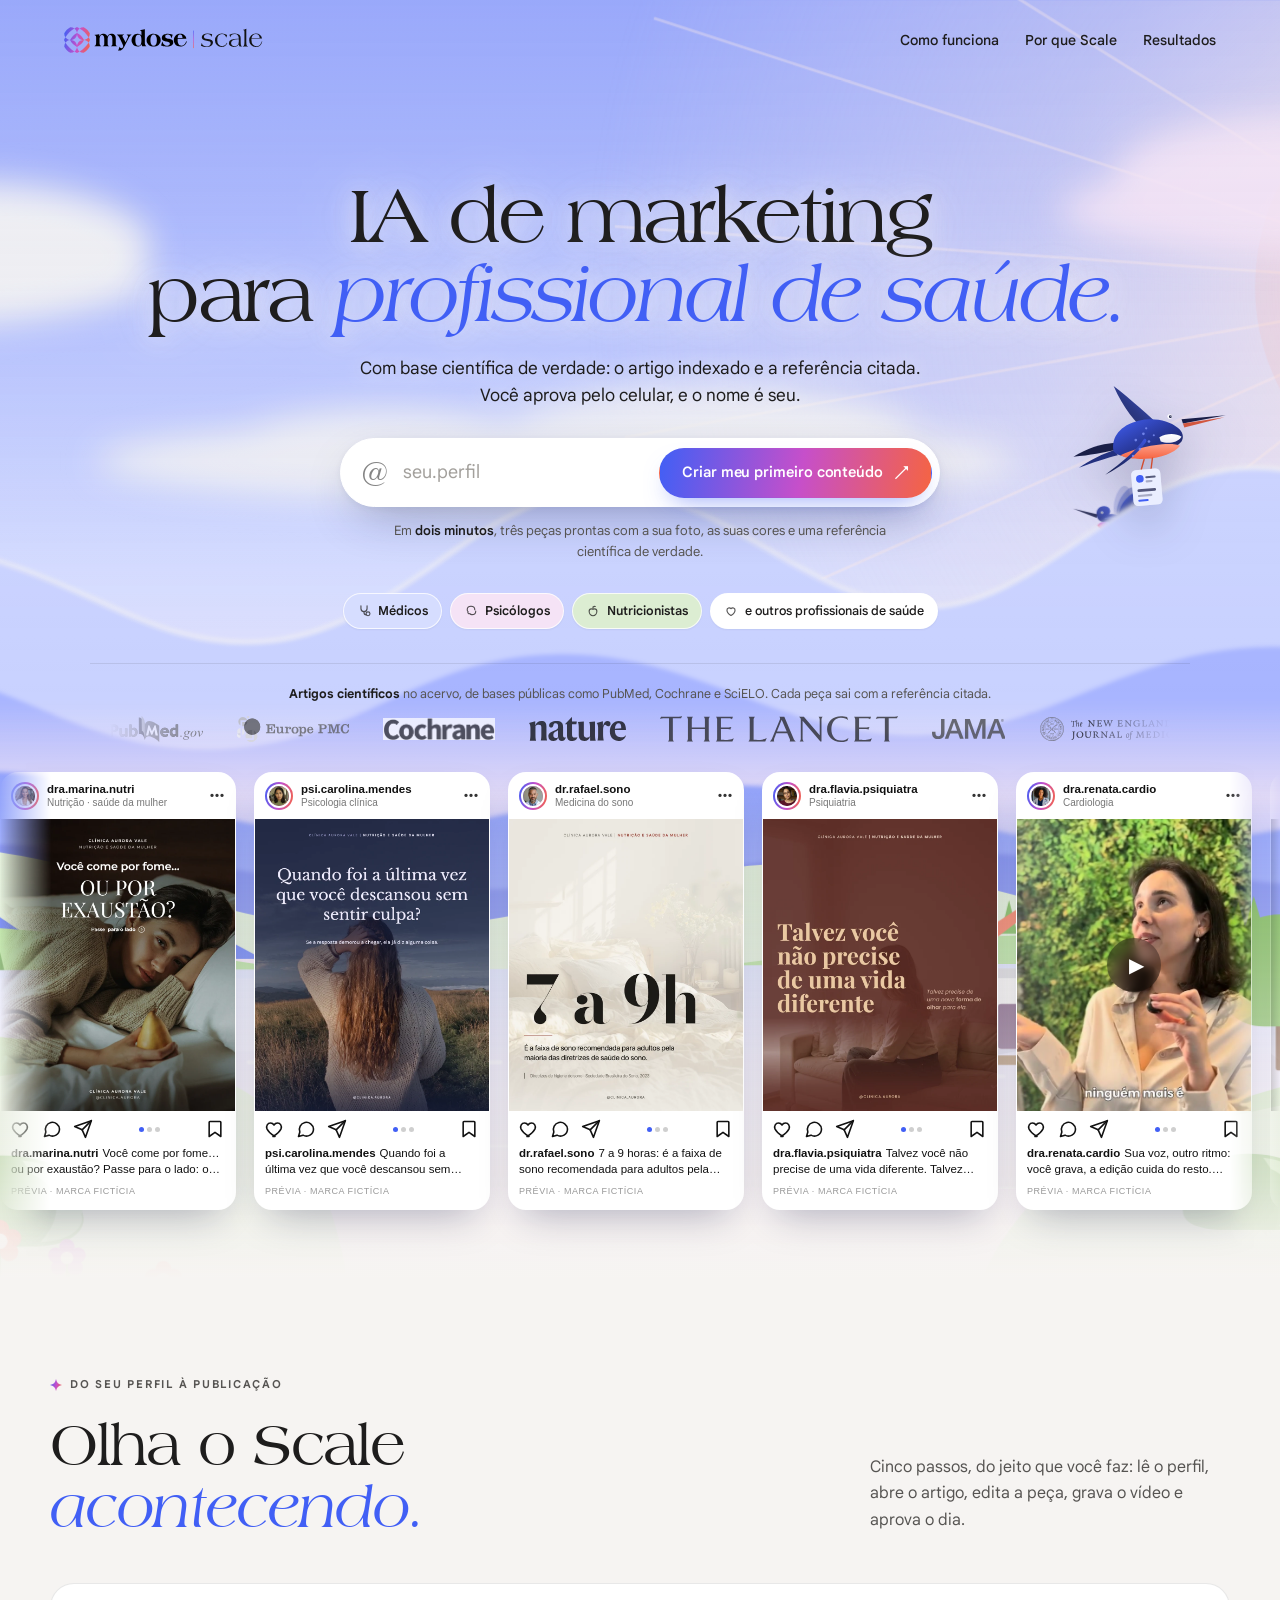
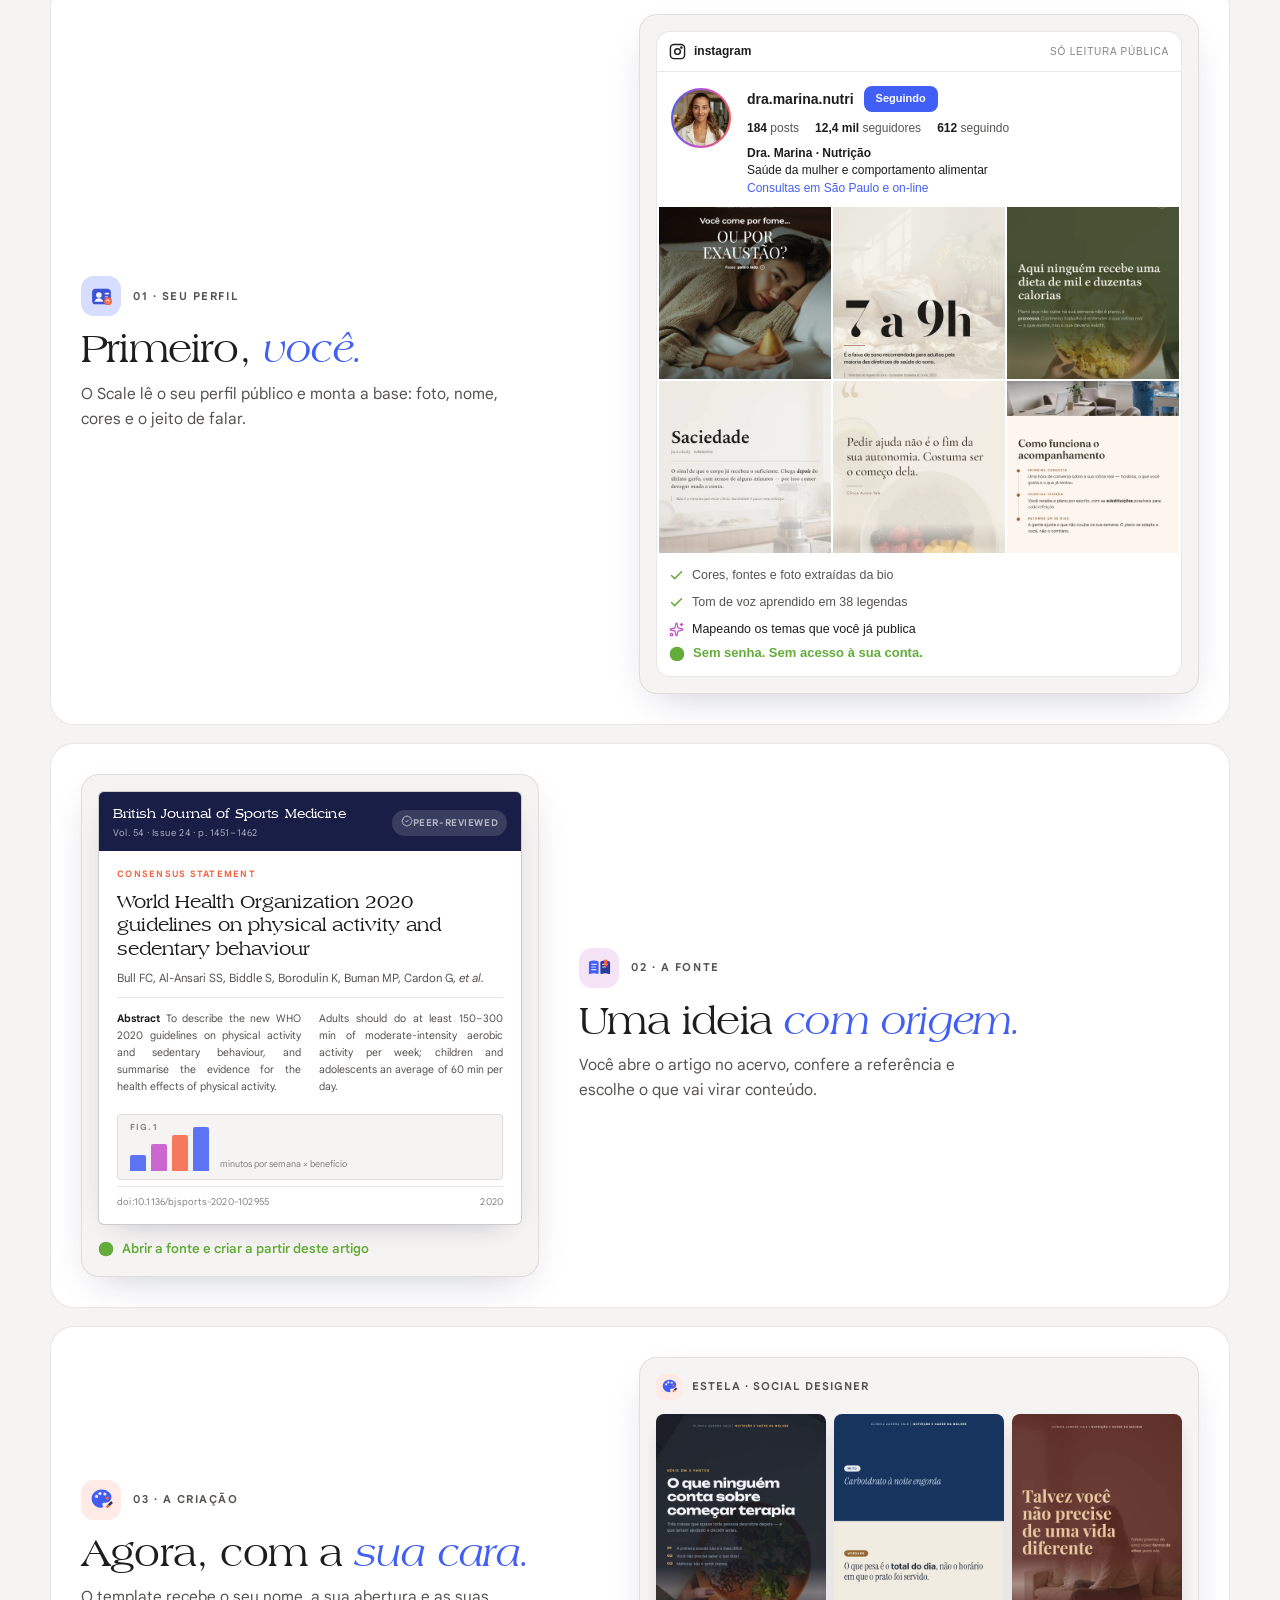
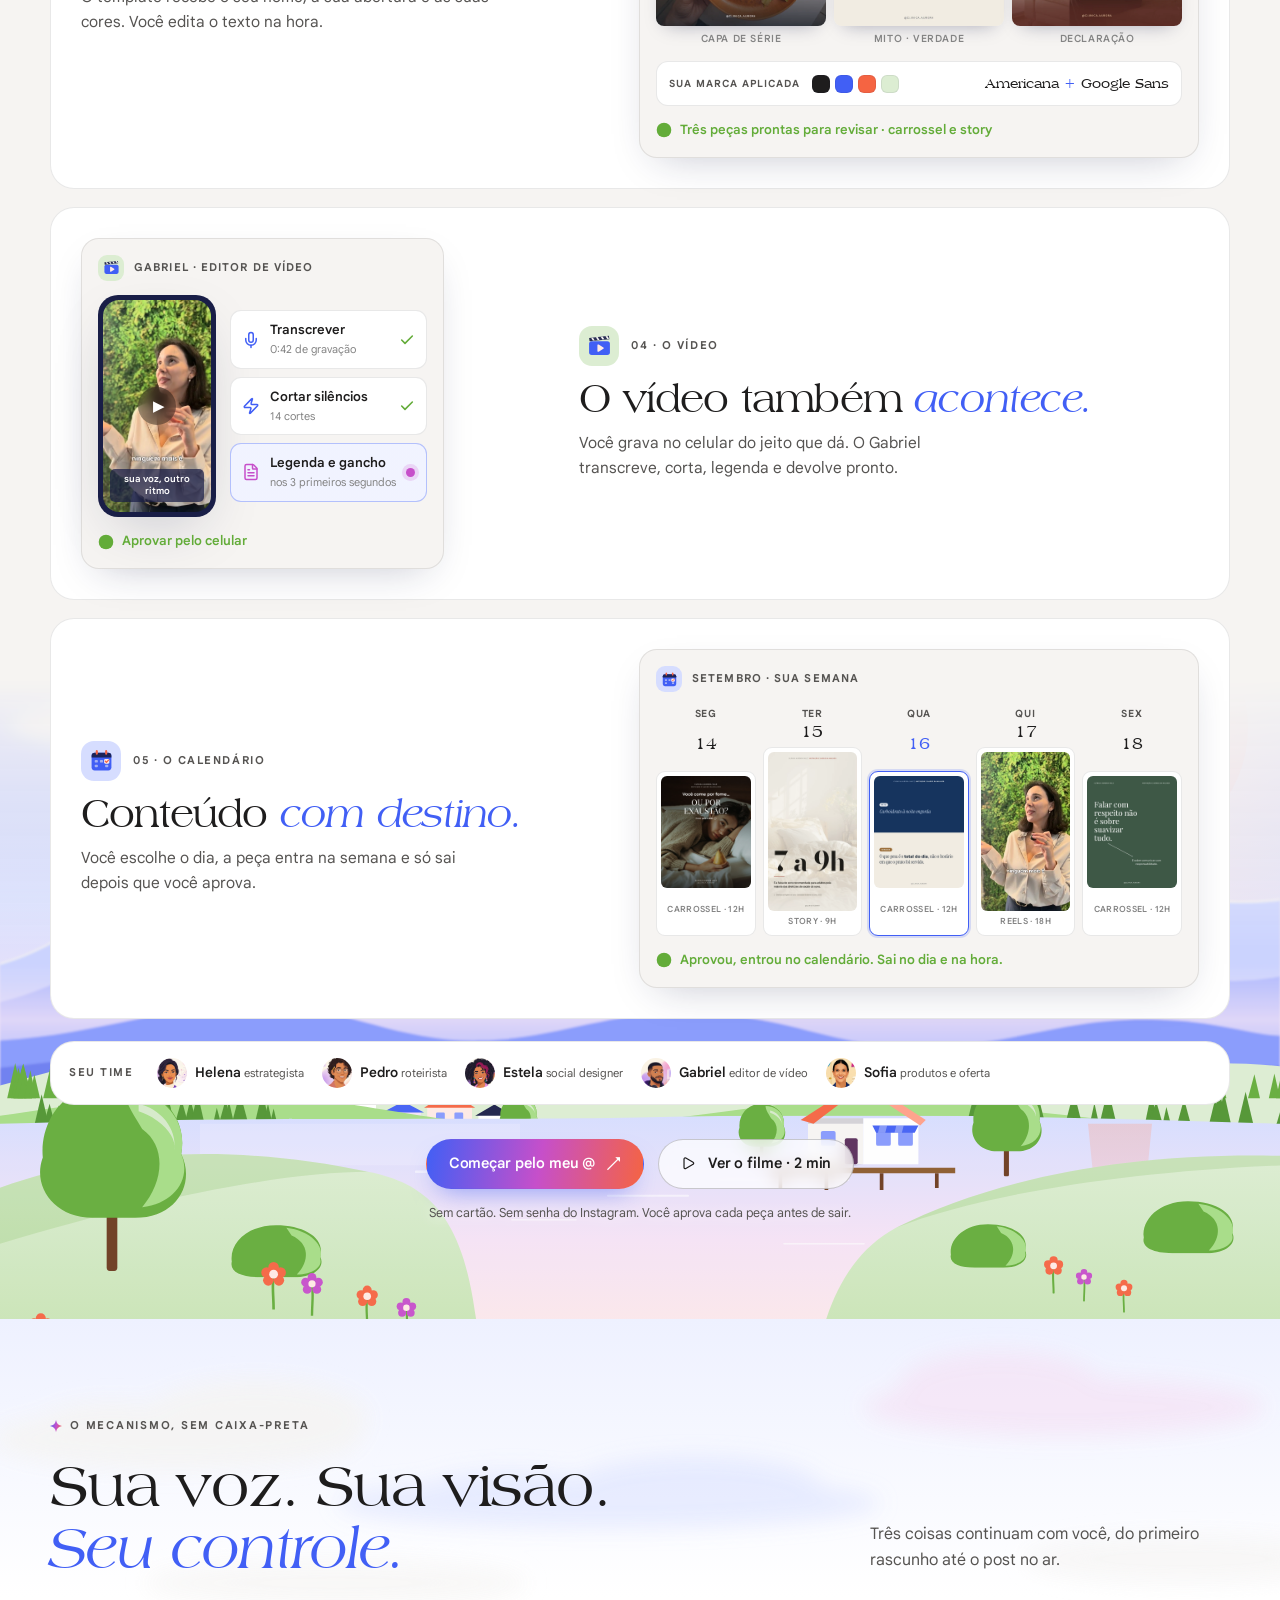
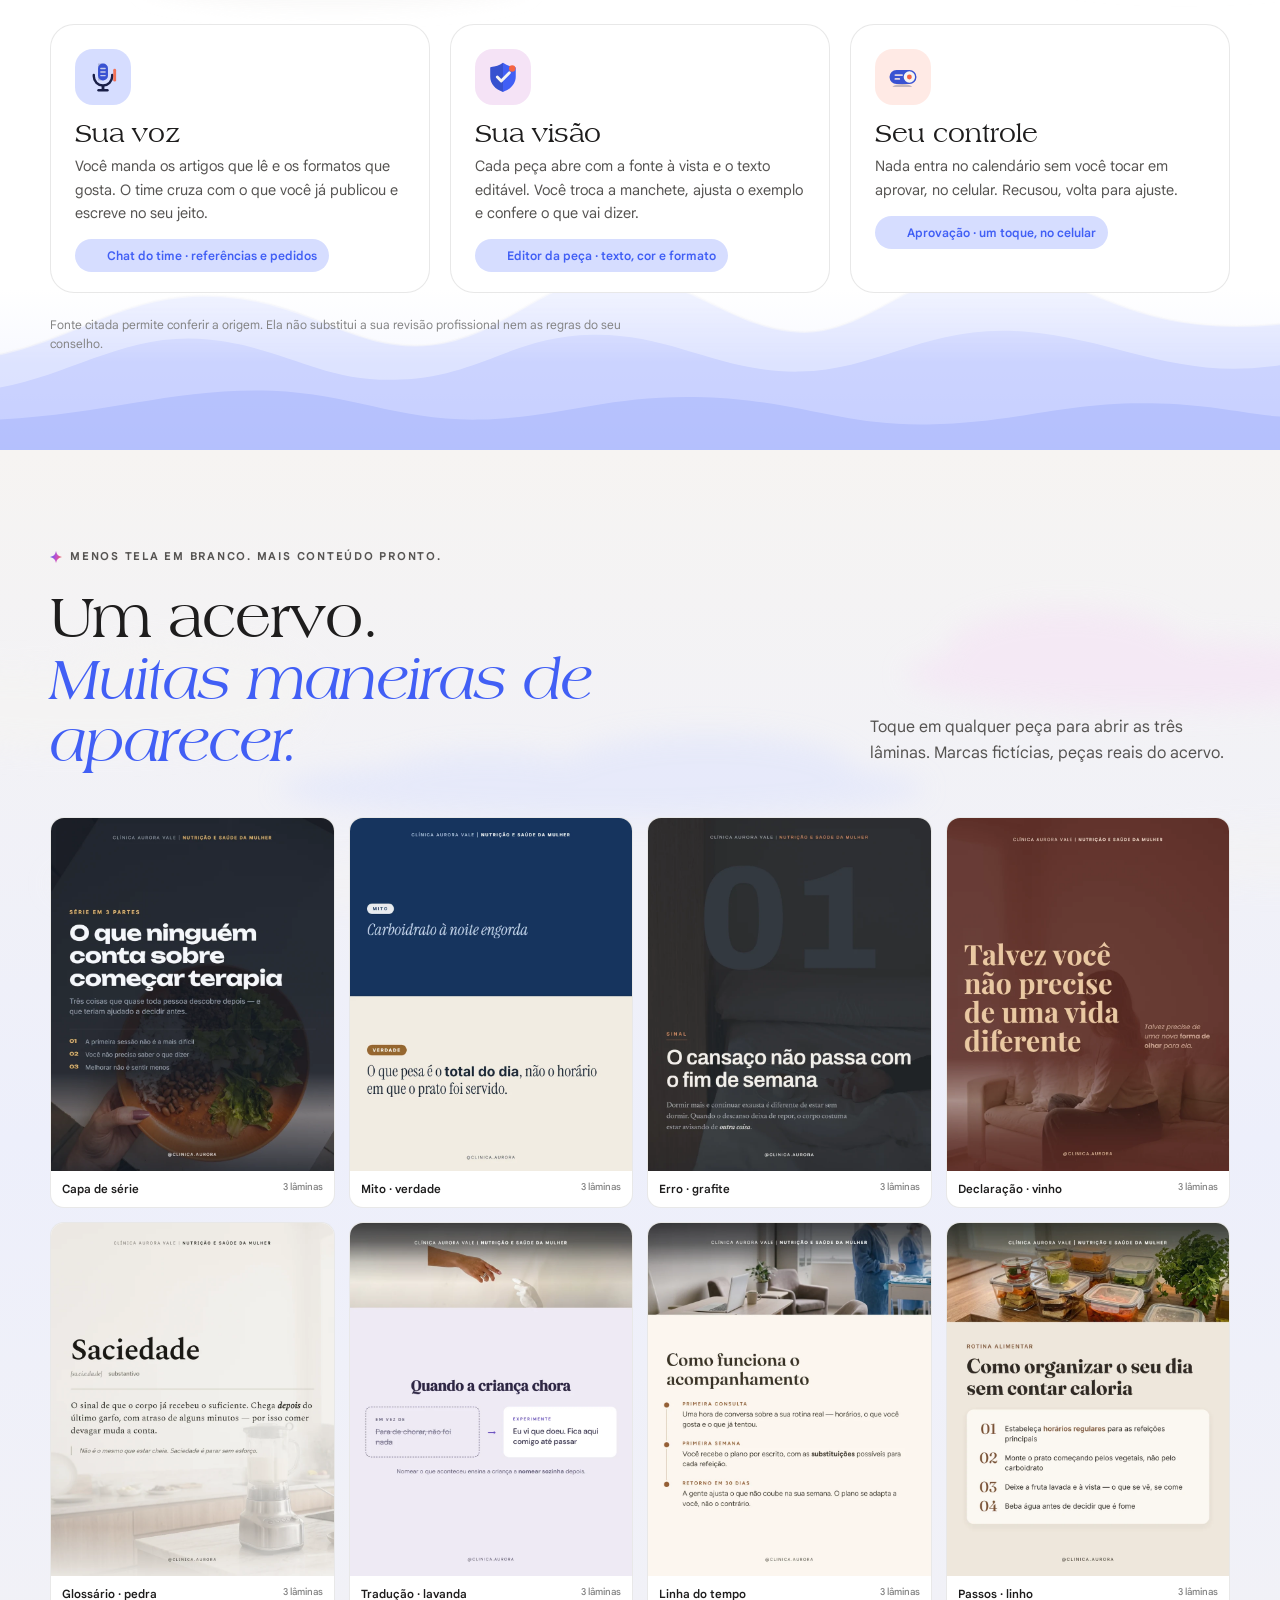
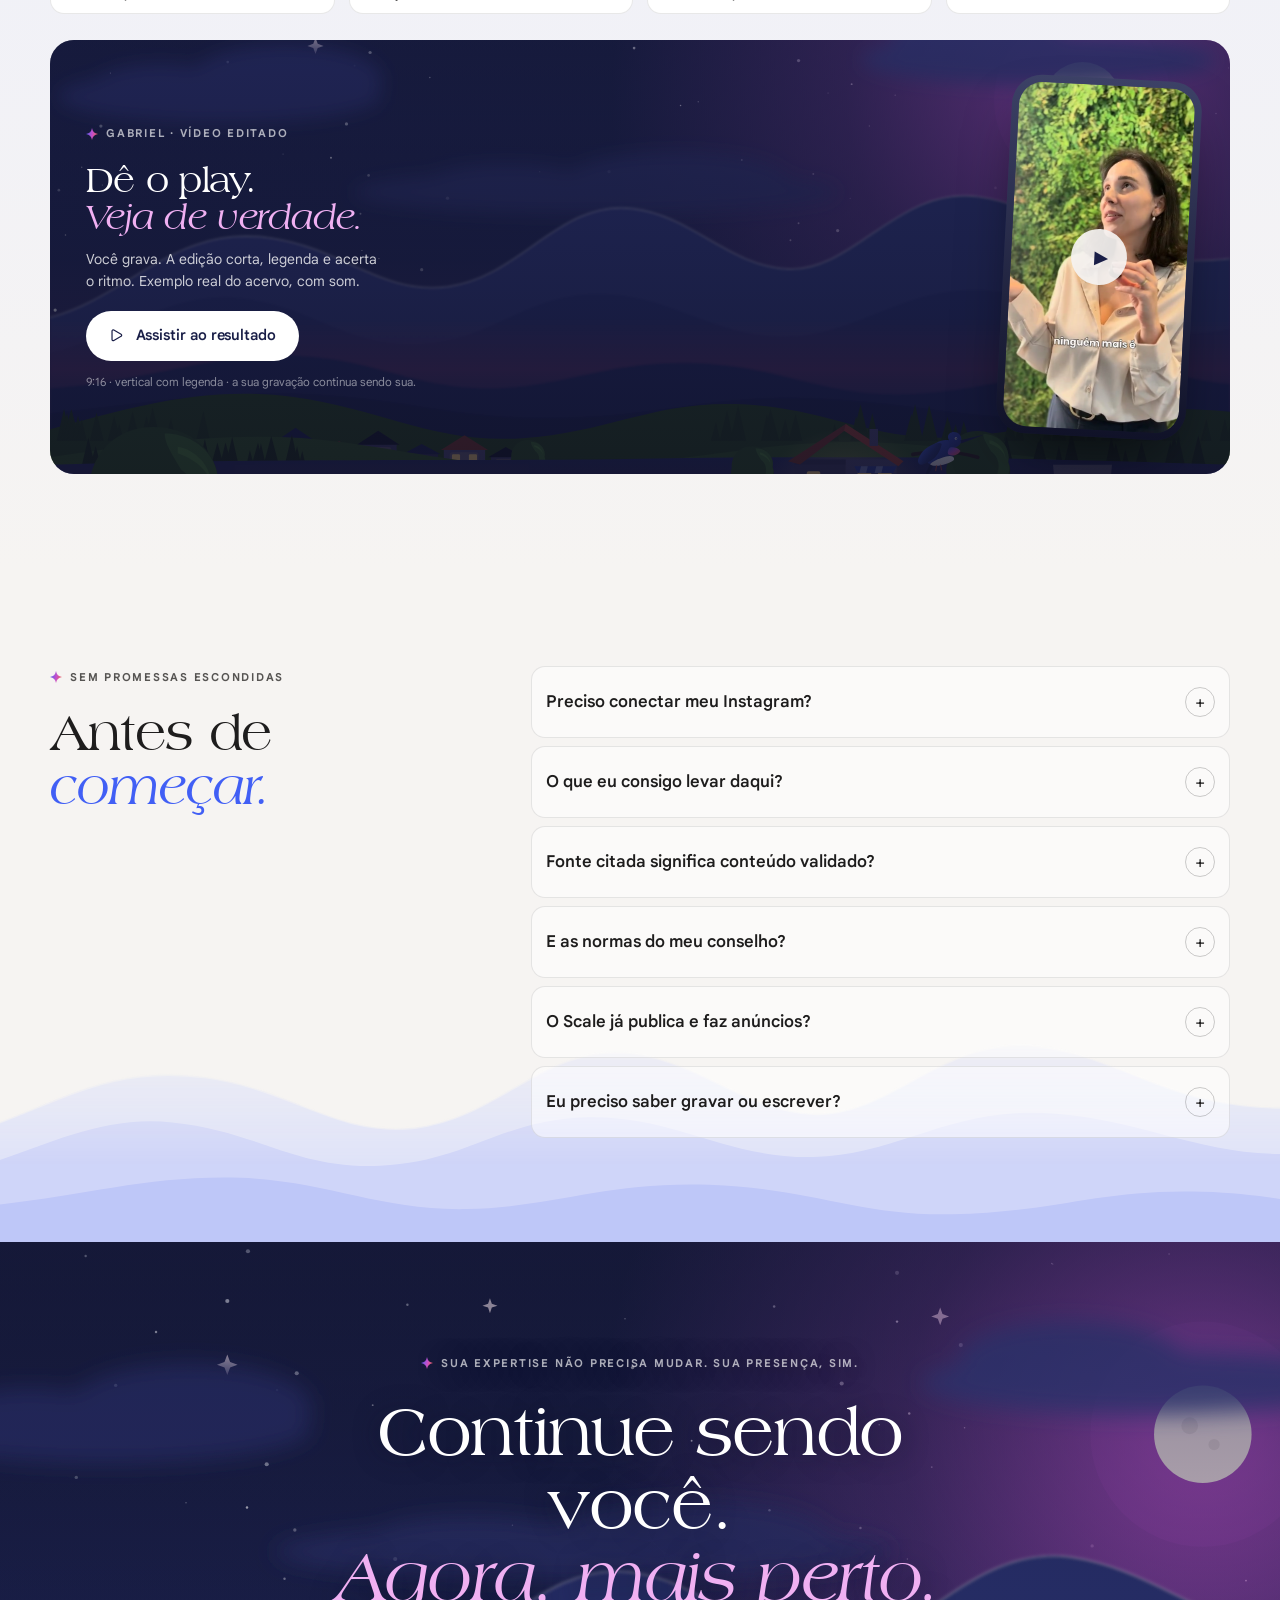
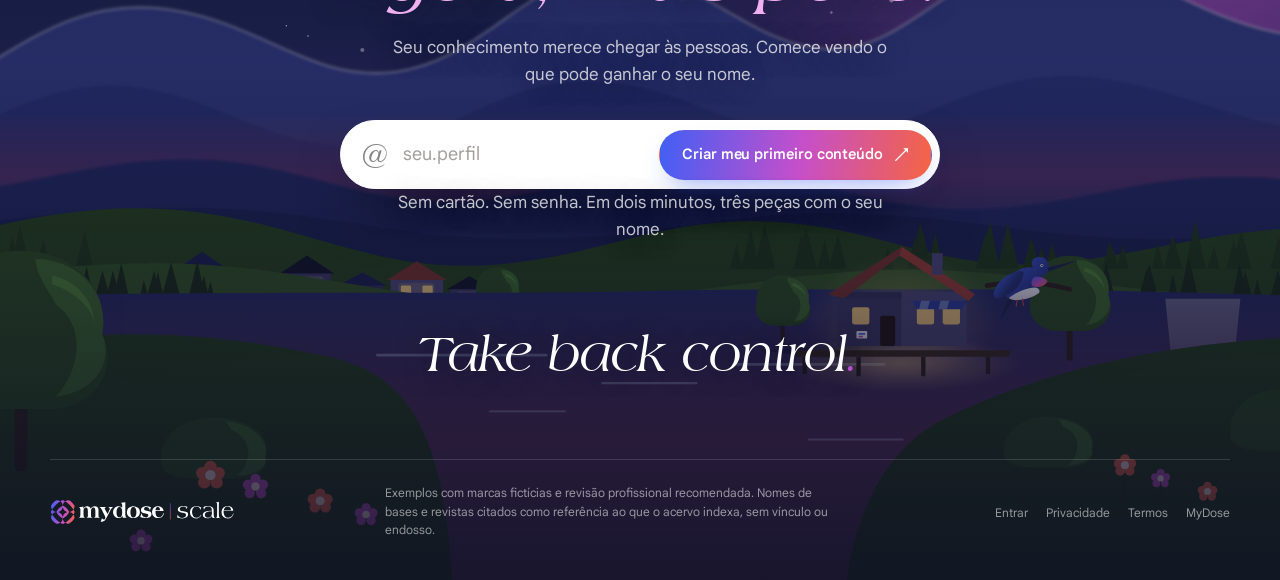
<file: index.html>
<!doctype html>
<html lang="pt-BR">
<head>
<meta charset="utf-8">
<meta name="viewport" content="width=device-width,initial-scale=1">
<title>MyDose Scale · IA de marketing para profissional de saúde</title>
<meta name="description" content="IA de marketing para profissional de saúde. Com base científica de verdade: o artigo indexado e a referência citada. Você aprova pelo celular, e o nome é seu.">
<meta name="theme-color" content="#F6F4F2">
<link rel="icon" href="assets/symbol.svg" type="image/svg+xml">
<meta name="robots" content="noindex">
<meta property="og:title" content="MyDose Scale · IA de marketing para profissional de saúde">
<meta property="og:description" content="Você coloca o seu @. Em dois minutos, três peças prontas com a sua foto, as suas cores e uma referência científica de verdade.">
<meta property="og:image" content="https://scale.mydoseapp.com/assets/reel-poster.jpg">
<meta property="og:locale" content="pt_BR">
<link rel="stylesheet" href="site.css">
</head>
<body>
<svg width="0" height="0" style="position:absolute" aria-hidden="true"><defs><symbol id="gi-perfil" viewBox="0 0 48 48"><rect x="6" y="9" width="36" height="30" rx="7" fill="#415FF5"/>
<rect x="6" y="9" width="36" height="30" rx="7" fill="#191E47" opacity=".18"/>
<circle cx="19" cy="21" r="5.4" fill="#F6F4F2"/><path fill="#F6F4F2" d="M10.5 34c1-4.4 4.4-6.8 8.5-6.8s7.5 2.4 8.5 6.8z"/>
<rect x="30" y="17" width="9" height="3" rx="1.5" fill="#FFEAE5"/><rect x="30" y="23" width="6.5" height="3" rx="1.5" fill="#FFEAE5" opacity=".6"/>
<circle cx="36.5" cy="33" r="7.5" fill="#F56442"/><path fill="#F6F4F2" d="M36.6 29.2a3.8 3.8 0 1 0 2.5 6.6h-1.5a2.4 2.4 0 1 1 .6-2.4v1.2a.7.7 0 0 0 1.4 0v-1.6a3.8 3.8 0 0 0-3-3.8z"/></symbol><symbol id="gi-fonte" viewBox="0 0 48 48"><path fill="#415FF5" d="M5 12.5c5-2.2 10.5-2.4 16-.4a2 2 0 0 1 1.3 1.9v20.6c0 1.3-1.3 2.1-2.5 1.7-4.6-1.5-9.3-1.4-14 .3a1.6 1.6 0 0 1-2.1-1.5V14.3c0-.8.5-1.5 1.3-1.8z"/>
<path fill="#2A3A9E" d="M43 12.5c-5-2.2-10.5-2.4-16-.4a2 2 0 0 0-1.3 1.9v20.6c0 1.3 1.3 2.1 2.5 1.7 4.6-1.5 9.3-1.4 14 .3a1.6 1.6 0 0 0 2.1-1.5V14.3c0-.8-.5-1.5-1.3-1.8z"/>
<g fill="#F6F4F2" opacity=".85"><rect x="8" y="17" width="11" height="2.2" rx="1.1"/><rect x="8" y="22" width="9" height="2.2" rx="1.1"/><rect x="8" y="27" width="10" height="2.2" rx="1.1"/><rect x="29" y="17" width="11" height="2.2" rx="1.1"/><rect x="29" y="22" width="8" height="2.2" rx="1.1"/></g>
<path fill="#F56442" d="M33 9h6v14l-3-2.8-3 2.8z"/></symbol><symbol id="gi-criacao" viewBox="0 0 48 48"><path fill="#415FF5" d="M24 5C13.5 5 5 12.8 5 22.5S13.5 40 24 40c1.8 0 3-1.4 3-3 0-.8-.3-1.5-.8-2-.5-.6-.7-1.2-.7-2 0-1.7 1.4-3 3.1-3H32c6.1 0 11-4.9 11-11C43 11.4 34.5 5 24 5z"/>
<circle cx="14.5" cy="18" r="3" fill="#F5E3F6"/><circle cx="21" cy="12.5" r="3" fill="#FFEAE5"/><circle cx="30.5" cy="13.5" r="3" fill="#DCEDD2"/><circle cx="35" cy="21" r="3" fill="#F56442"/>
<path fill="#191E47" d="M36 33.5l6.5-6.5 3.5 3.5-6.5 6.5z" opacity=".9"/><path fill="#F56442" d="M33.2 36.3l2.8-2.8 3.5 3.5-2.8 2.8a2.5 2.5 0 0 1-3.5-3.5z"/></symbol><symbol id="gi-video" viewBox="0 0 48 48"><rect x="4" y="16" width="40" height="26" rx="5" fill="#415FF5"/>
<path fill="#191E47" d="M4 9.5 42 5.5l1 6.4L5 15.9z" opacity=".92"/>
<g fill="#F6F4F2"><path d="m11.4 8.9 3.4 5.3-3.6.4-3.4-5.3z"/><path d="m20.6 7.9 3.4 5.3-3.6.4-3.4-5.3z"/><path d="m29.8 6.9 3.4 5.3-3.6.4-3.4-5.3z"/><path d="m39 5.9 3.4 5.3-3.6.4L35.4 6.3z"/></g>
<path fill="#FFEAE5" d="M20 23.5a1.6 1.6 0 0 1 2.4-1.4l9 5.5a1.6 1.6 0 0 1 0 2.8l-9 5.5a1.6 1.6 0 0 1-2.4-1.4z"/></symbol><symbol id="gi-calendario" viewBox="0 0 48 48"><rect x="5" y="9" width="38" height="34" rx="6" fill="#415FF5"/>
<path fill="#191E47" opacity=".9" d="M5 15a6 6 0 0 1 6-6h26a6 6 0 0 1 6 6v3H5z"/>
<rect x="13" y="4" width="4" height="9" rx="2" fill="#F56442"/><rect x="31" y="4" width="4" height="9" rx="2" fill="#F56442"/>
<g fill="#F6F4F2" opacity=".55"><rect x="11" y="23" width="6" height="5" rx="1.6"/><rect x="21" y="23" width="6" height="5" rx="1.6"/><rect x="11" y="32" width="6" height="5" rx="1.6"/><rect x="31" y="32" width="6" height="5" rx="1.6"/></g>
<rect x="29" y="21" width="10" height="9" rx="2.5" fill="#FFEAE5"/><path fill="none" stroke="#F56442" stroke-width="2.4" stroke-linecap="round" stroke-linejoin="round" d="m31.5 25.5 2 2 4-4.2"/></symbol><symbol id="gi-voz" viewBox="0 0 48 48"><rect x="17" y="5" width="14" height="24" rx="7" fill="#415FF5"/>
<path fill="#191E47" opacity=".2" d="M24 5h7a7 7 0 0 1 7 7v10a7 7 0 0 1-7 7h-7z" transform="translate(-7)"/>
<path fill="none" stroke="#191E47" stroke-width="3.4" stroke-linecap="round" d="M11 21v2a13 13 0 0 0 26 0v-2"/>
<path fill="#191E47" d="M22 36h4v7h-4z"/><rect x="16" y="41" width="16" height="3.4" rx="1.7" fill="#191E47"/>
<g fill="#F6F4F2" opacity=".75"><rect x="20" y="11" width="8" height="2" rx="1"/><rect x="20" y="16" width="8" height="2" rx="1"/><rect x="20" y="21" width="8" height="2" rx="1"/></g>
<path fill="#F56442" d="M40.5 12.5a2 2 0 0 1 2 2v14a2 2 0 0 1-4 0v-14a2 2 0 0 1 2-2z" opacity=".9"/></symbol><symbol id="gi-revisao" viewBox="0 0 48 48"><path fill="#415FF5" d="M24 4c5 3.6 10.6 5.6 16.5 5.9.9 0 1.5.8 1.5 1.7v11.6C42 33.6 34.6 41.4 24 45 13.4 41.4 6 33.6 6 23.2V11.6c0-.9.6-1.7 1.5-1.7C13.4 9.6 19 7.6 24 4z"/>
<path fill="#191E47" opacity=".22" d="M24 4v41C13.4 41.4 6 33.6 6 23.2V11.6c0-.9.6-1.7 1.5-1.7C13.4 9.6 19 7.6 24 4z"/>
<path fill="none" stroke="#F6F4F2" stroke-width="4" stroke-linecap="round" stroke-linejoin="round" d="m16 24 5.5 5.5L33 18"/>
<circle cx="37" cy="12" r="4.5" fill="#F56442"/></symbol><symbol id="gi-controle" viewBox="0 0 48 48"><rect x="5" y="14" width="38" height="20" rx="10" fill="#415FF5"/>
<rect x="5" y="14" width="38" height="20" rx="10" fill="#191E47" opacity=".2"/>
<circle cx="33" cy="24" r="8" fill="#F6F4F2"/><circle cx="33" cy="24" r="3.4" fill="#F56442"/>
<g fill="#FFEAE5" opacity=".85"><rect x="12" y="20" width="12" height="2.6" rx="1.3"/><rect x="12" y="25.4" width="8" height="2.6" rx="1.3"/></g>
<path fill="#191E47" d="M9 38c3-2.6 7.6-4 14-4s11 1.4 14 4z" opacity=".25"/></symbol></defs></svg><svg width="0" height="0" style="position:absolute" aria-hidden="true"><defs><linearGradient id="sdorso" x1="0" y1="0" x2="1" y2="1"><stop offset="0" stop-color="#415FF5"/><stop offset=".5" stop-color="#2A3A9E"/><stop offset="1" stop-color="#191E47"/></linearGradient>
<linearGradient id="sasa" x1="1" y1="0" x2="0" y2="1"><stop offset="0" stop-color="#3D55E0"/><stop offset=".55" stop-color="#22307E"/><stop offset="1" stop-color="#191E47"/></linearGradient>
<linearGradient id="speito" x1="0" y1="0" x2="0" y2="1"><stop offset="0" stop-color="#FF9F88"/><stop offset="1" stop-color="#F56442"/></linearGradient>
<linearGradient id="scolar" x1="0" y1="0" x2="0" y2="1"><stop offset="0" stop-color="#FFFFFF"/><stop offset="1" stop-color="#F0ECF5"/></linearGradient><symbol id="mt-pousado" viewBox="0 0 240 200">
<path fill="#191E47" d="M68 150 L42 180 L62 158 Z"/><path fill="#22307E" d="M74 154 L58 186 L78 160 Z"/>
<path fill="url(#sdorso)" d="M70 150 C56 118 66 82 96 62 C112 50 136 46 150 55 C162 62 166 76 161 90 C158 99 151 104 143 105 C137 124 117 147 92 161 C82 165 74 160 70 150 Z"/>
<path fill="url(#speito)" d="M94 161 C112 147 129 127 139 108 C145 100 153 96 159 93 C161 114 152 136 138 152 C126 162 108 167 94 161 Z"/>
<path fill="#191E47" d="M158 74 L222 68 L160 80 Z"/><path fill="#D14D30" d="M160 80 L220 71 L162 86 Z" opacity=".92"/>
<path fill="url(#scolar)" d="M126 100 C136 94 150 94 158 99 C152 108 138 110 128 106 Z"/>
<circle cx="141" cy="70" r="3.4" fill="#FFFFFF"/><circle cx="141.9" cy="70.3" r="2" fill="#191E47"/><circle cx="142.6" cy="69.5" r=".75" fill="#FFFFFF"/>
<path fill="url(#sasa)" d="M78 116 C84 93 101 79 123 81 C119 102 104 125 86 141 C80 137 76 127 78 116 Z"/>
<g fill="#8699FD" opacity=".75"><circle cx="92" cy="104" r="1.9"/><circle cx="103" cy="95" r="1.9"/><circle cx="98" cy="117" r="1.9"/><circle cx="111" cy="106" r="1.9"/><circle cx="88" cy="127" r="1.7"/><circle cx="107" cy="87" r="1.6"/><circle cx="118" cy="97" r="1.5"/></g>
<path stroke="#D14D30" stroke-width="2.2" stroke-linecap="round" fill="none" d="M92 161 L96 172 M102 158 L108 169"/></symbol><symbol id="mt-voo" viewBox="0 0 240 200"><path fill="#191E47" d="M62 108 C40 110 22 116 2 128 C26 126 46 122 64 118 Z"/><path fill="#22307E" d="M62 118 C44 124 28 132 10 144 C32 136 50 130 66 126 Z"/>
<path fill="url(#sasa)" d="M110 94 C92 80 74 58 60 26 C86 46 112 70 132 88 C126 94 118 96 110 94 Z" opacity=".95"/>
<path fill="url(#sdorso)" d="M60 120 C56 100 70 82 96 76 C118 71 140 76 152 86 C160 92 162 100 158 106 C150 116 128 126 104 128 C84 130 66 128 60 120 Z"/>
<path fill="url(#speito)" d="M70 126 C86 118 108 112 130 110 C142 109 152 110 156 112 C148 122 128 130 106 131 C90 132 76 130 70 126 Z"/>
<path fill="#191E47" d="M158 74 L222 68 L160 80 Z"/><path fill="#D14D30" d="M160 80 L220 71 L162 86 Z" opacity=".92"/>
<path fill="url(#scolar)" d="M126 100 C136 94 150 94 158 99 C152 108 138 110 128 106 Z"/>
<circle cx="141" cy="70" r="3.4" fill="#FFFFFF"/><circle cx="141.9" cy="70.3" r="2" fill="#191E47"/><circle cx="142.6" cy="69.5" r=".75" fill="#FFFFFF"/>
<path fill="url(#sasa)" d="M106 108 C94 124 76 140 48 154 C72 136 94 118 104 102 C108 102 108 105 106 108 Z"/>
<g fill="#8699FD" opacity=".75"><circle cx="92" cy="104" r="1.9"/><circle cx="103" cy="95" r="1.9"/><circle cx="98" cy="117" r="1.9"/><circle cx="111" cy="106" r="1.9"/><circle cx="88" cy="127" r="1.7"/><circle cx="107" cy="87" r="1.6"/><circle cx="118" cy="97" r="1.5"/></g>
<path stroke="#D14D30" stroke-width="2" stroke-linecap="round" fill="none" d="M104 132 L100 146 M116 130 L114 146"/></symbol><symbol id="mt-peca" viewBox="0 0 240 200"><path fill="#191E47" d="M62 108 C40 110 22 116 2 128 C26 126 46 122 64 118 Z"/><path fill="#22307E" d="M62 118 C44 124 28 132 10 144 C32 136 50 130 66 126 Z"/>
<path fill="url(#sasa)" d="M110 94 C92 80 74 58 60 26 C86 46 112 70 132 88 C126 94 118 96 110 94 Z" opacity=".95"/>
<path fill="url(#sdorso)" d="M60 120 C56 100 70 82 96 76 C118 71 140 76 152 86 C160 92 162 100 158 106 C150 116 128 126 104 128 C84 130 66 128 60 120 Z"/>
<path fill="url(#speito)" d="M70 126 C86 118 108 112 130 110 C142 109 152 110 156 112 C148 122 128 130 106 131 C90 132 76 130 70 126 Z"/>
<path fill="#191E47" d="M158 74 L222 68 L160 80 Z"/><path fill="#D14D30" d="M160 80 L220 71 L162 86 Z" opacity=".92"/>
<path fill="url(#scolar)" d="M126 100 C136 94 150 94 158 99 C152 108 138 110 128 106 Z"/>
<circle cx="141" cy="70" r="3.4" fill="#FFFFFF"/><circle cx="141.9" cy="70.3" r="2" fill="#191E47"/><circle cx="142.6" cy="69.5" r=".75" fill="#FFFFFF"/>
<path fill="url(#sasa)" d="M106 108 C94 124 76 140 48 154 C72 136 94 118 104 102 C108 102 108 105 106 108 Z"/>
<g fill="#8699FD" opacity=".75"><circle cx="92" cy="104" r="1.9"/><circle cx="103" cy="95" r="1.9"/><circle cx="98" cy="117" r="1.9"/><circle cx="111" cy="106" r="1.9"/><circle cx="88" cy="127" r="1.7"/><circle cx="107" cy="87" r="1.6"/><circle cx="118" cy="97" r="1.5"/></g>
<path stroke="#D14D30" stroke-width="2" stroke-linecap="round" fill="none" d="M104 132 L100 146 M116 130 L114 146"/><g transform="translate(108 172) rotate(-5)"><g>
<rect x="-21" y="-26" width="42" height="52" rx="7" fill="#FFFFFF"/><rect x="-21" y="-26" width="42" height="52" rx="7" fill="#D6DDFF" opacity=".5"/>
<circle cx="-9" cy="-13" r="5.5" fill="#415FF5"/><rect x="-1" y="-16" width="15" height="3" rx="1.5" fill="#191E47" opacity=".7"/><rect x="-1" y="-10" width="10" height="3" rx="1.5" fill="#191E47" opacity=".32"/>
<rect x="-14" y="2" width="27" height="4" rx="2" fill="#191E47" opacity=".72"/><rect x="-14" y="10" width="21" height="3" rx="1.5" fill="#191E47" opacity=".32"/><rect x="-14" y="17" width="15" height="3" rx="1.5" fill="#415FF5"/>
</g></g></symbol></defs></svg><svg width="0" height="0" style="position:absolute" aria-hidden="true"><defs>
<symbol id="ig-coracao" viewBox="0 0 24 24"><path d="M12 21s-7.5-4.6-9.6-9.2C1 8.3 3.2 4.8 6.6 4.8c2 0 3.4 1.1 4.2 2.4.8-1.3 2.2-2.4 4.2-2.4 3.4 0 5.6 3.5 4.2 7-2.1 4.6-9.6 9.2-9.6 9.2z"/></symbol>
<symbol id="ig-comentario" viewBox="0 0 24 24"><path d="M21 12a8.5 8.5 0 0 1-12.6 7.4L3 21l1.6-5.4A8.5 8.5 0 1 1 21 12z"/></symbol>
<symbol id="ig-enviar" viewBox="0 0 24 24"><path d="M22 2 11 13"/><path d="M22 2 15 22l-4-9-9-4z"/></symbol>
<symbol id="ig-salvar" viewBox="0 0 24 24"><path d="M19 21l-7-5-7 5V4a1 1 0 0 1 1-1h12a1 1 0 0 1 1 1z"/></symbol>
<symbol id="i-check" viewBox="0 0 24 24" fill="none" stroke="currentColor" stroke-width="2.4" stroke-linecap="round" stroke-linejoin="round"><path d="M20 6 9 17l-5-5"/></symbol>
<symbol id="i-instagram" viewBox="0 0 24 24" fill="none" stroke="currentColor" stroke-width="2" stroke-linecap="round" stroke-linejoin="round"><rect x="2" y="2" width="20" height="20" rx="5"/><circle cx="12" cy="12" r="4"/><circle cx="17.5" cy="6.5" r=".8" fill="currentColor"/></symbol>
<symbol id="i-palette" viewBox="0 0 24 24" fill="none" stroke="currentColor" stroke-width="2" stroke-linecap="round" stroke-linejoin="round"><circle cx="13.5" cy="6.5" r=".8" fill="currentColor"/><circle cx="17.5" cy="10.5" r=".8" fill="currentColor"/><circle cx="8.5" cy="7.5" r=".8" fill="currentColor"/><circle cx="6.5" cy="12.5" r=".8" fill="currentColor"/><path d="M12 2C6.5 2 2 6.5 2 12s4.5 10 10 10c.9 0 1.7-.7 1.7-1.7 0-.4-.2-.8-.4-1.1-.3-.3-.4-.7-.4-1.1 0-.9.7-1.7 1.7-1.7H16c3.3 0 6-2.7 6-6 0-4.9-4.5-8.4-10-8.4z"/></symbol>
<symbol id="gf-spark" viewBox="0 0 171 171"><path fill-rule="evenodd" clip-rule="evenodd" d="M171 85.5C126.107 90.2506 90.4093 125.977 85.5 171C80.5907 125.977 44.8933 90.2506 0 85.5C44.8933 80.7494 80.5907 45.0227 85.5 0C90.4093 45.0227 126.107 80.7494 171 85.5Z"/></symbol>
<symbol id="gf-dose" viewBox="0 0 171 171"><path d="M85.5007 171C103.658 162.444 120.673 150.662 135.683 135.652C150.675 120.66 162.447 103.668 171 85.5352C162.443 67.3682 150.657 50.3447 135.64 35.328C120.642 20.33 103.642 8.55397 85.5007 0C67.3576 8.55411 50.3565 20.3307 35.3574 35.3298C20.3422 50.3451 8.55636 67.3669 0 85.5322C8.55315 103.666 20.326 120.659 35.3184 135.652C50.3282 150.662 67.343 162.444 85.5007 171Z"/></symbol>
<symbol id="gf-petal" viewBox="0 0 184 184"><path d="M0.000976562 118.493C4.41253 119.64 10.3232 120.266 17.1357 120.203C23.3776 129.066 30.4606 137.518 38.3877 145.445C46.2742 153.332 54.6799 160.382 63.4932 166.601C63.5848 172.649 64.1458 178.368 65.0615 183.553C48.2744 179.639 24.6768 171.938 14.9766 168.577C11.2523 159.733 3.02928 134.687 0.000976562 118.493ZM183.555 118.492C179.641 135.279 171.94 158.876 168.579 168.576C159.735 172.3 134.689 180.523 118.495 183.552C119.64 179.148 120.265 173.25 120.205 166.452C128.943 160.27 137.279 153.27 145.104 145.445C153.073 137.476 160.188 128.976 166.454 120.062C172.558 119.977 178.328 119.415 183.555 118.492ZM72.1006 121.188C83.2354 133.979 90.629 150.116 92.5742 167.892C94.4342 150.894 101.275 135.395 111.605 122.888C117.592 137.972 120.093 153.777 120.205 166.452C111.114 172.885 101.588 178.431 91.7451 183.087C81.9775 178.467 72.5214 172.97 63.4932 166.601C63.2779 152.399 65.6512 136.38 72.1006 121.188ZM91.7783 91.7754C100.95 100.947 111.487 107.49 122.413 111.96C118.493 115.272 114.874 118.93 111.605 122.888C107.113 111.569 100.659 100.656 91.7783 91.7754ZM91.7773 91.7764C82.9485 100.605 76.5534 110.7 72.1006 121.188C68.944 117.562 65.4867 114.206 61.7676 111.156C72.6907 106.686 83.1856 100.368 91.7773 91.7764ZM16.6572 63.499C31.1385 63.2425 47.5348 65.6776 63.0283 72.3877C50.275 83.259 34.2878 90.4464 16.7109 92.2998C33.7131 94.0926 49.2283 100.875 61.7676 111.156C46.3673 117.458 30.115 120.084 17.1357 120.203C10.6457 110.988 5.06494 101.328 0.396484 91.3467C4.96668 81.7235 10.3864 72.403 16.6572 63.499ZM166.714 63.3477C173.033 72.3013 178.492 81.6763 183.09 91.3584C178.446 101.285 172.899 110.892 166.454 120.062C152.67 120.253 137.186 118.004 122.413 111.96C135.118 101.228 150.996 94.139 168.438 92.2998C150.814 90.4415 134.789 83.2214 122.019 72.3018C137.467 66.0203 153.751 63.4294 166.714 63.3477ZM72.7588 62.6445C77.2058 73.2517 83.4148 83.4157 91.7764 91.7773C83.1342 83.1352 73.2785 76.827 63.0283 72.3877C66.5265 69.4058 69.7814 66.147 72.7588 62.6445ZM111.687 61.8076C114.824 65.5949 118.282 69.1066 122.019 72.3018C111.012 76.777 100.43 83.124 91.7773 91.7764C100.762 82.7916 107.225 72.4954 111.687 61.8076ZM65.0605 0.000976562C63.929 4.3545 63.3047 10.1678 63.3486 16.8672C54.4141 23.1429 45.8969 30.2731 37.9111 38.2588C29.984 46.186 22.899 54.6362 16.6572 63.499C10.7177 63.6042 5.10025 64.1607 0 65.0615C3.91389 48.2744 11.6144 24.6768 14.9756 14.9766C23.8198 11.2523 48.8664 3.02928 65.0605 0.000976562ZM118.494 0C135.281 3.9139 158.878 11.6144 168.578 14.9756C172.302 23.8199 180.525 48.8664 183.554 65.0605C179.206 63.9305 173.402 63.3055 166.714 63.3477C160.499 54.5417 153.453 46.1432 145.572 38.2627C137.564 30.2541 129.02 23.1059 120.058 16.8174C119.96 10.8186 119.403 5.1461 118.494 0ZM91.7363 0.394531C101.526 4.99162 111.006 10.4661 120.058 16.8174C120.287 30.8792 117.979 46.7334 111.687 61.8076C101.311 49.2832 94.4391 33.749 92.5742 16.708C90.6675 34.1308 83.5262 49.9782 72.7588 62.6445C66.1496 46.8802 63.4357 30.136 63.3486 16.8672C72.4206 10.4949 81.9227 5.00367 91.7363 0.394531Z"/></symbol>
<symbol id="gf-arcs" viewBox="0 0 150 150"><path fill-rule="evenodd" clip-rule="evenodd" d="M114.501 0.0523622C129.629 8.07786 142.031 20.5592 149.959 35.7465C149.986 36.3276 150 36.912 150 37.4992C150 45.6711 147.386 53.2321 142.949 59.3929C136.52 48.9424 128.779 39.0718 119.724 30.0171C110.765 21.0586 101.008 13.385 90.6809 6.9974C96.8281 2.59278 104.361 0 112.5 0C113.171 0 113.839 0.0174541 114.501 0.0523622Z"/>
<path fill-rule="evenodd" clip-rule="evenodd" d="M0.0613708 35.3344C7.99397 20.3413 20.3002 8.01818 35.2809 0.064749C36.0151 0.0219584 36.7549 0 37.4998 0C45.5855 0 53.0733 2.55899 59.1975 6.91125C48.8191 13.3163 39.0132 21.0181 30.0143 30.0176C21.0164 39.0155 13.3152 48.8191 6.91069 59.1969C2.55899 53.0722 0 45.585 0 37.4998C0 36.7729 0.0208323 36.0511 0.0613708 35.3349V35.3344Z"/>
<path fill-rule="evenodd" clip-rule="evenodd" d="M35.5002 149.81C20.3726 141.784 7.9701 129.303 0.0420106 114.116C0.0149835 113.535 0.00146044 112.95 0.00146049 112.363C0.00146121 104.191 2.61563 96.6302 7.05291 90.4694C13.4811 100.92 21.2228 110.79 30.2775 119.845C39.2366 128.804 48.9939 136.477 59.3206 142.865C53.1733 147.27 45.6405 149.862 37.5013 149.862C36.8301 149.862 36.1629 149.845 35.5002 149.81Z"/>
<path fill-rule="evenodd" clip-rule="evenodd" d="M149.938 114.528C142.005 129.521 129.699 141.844 114.718 149.798C113.984 149.84 113.244 149.862 112.499 149.862C104.414 149.862 96.9259 147.303 90.8018 142.951C101.18 136.546 110.986 128.844 119.985 119.845C128.983 110.847 136.684 101.043 143.089 90.6654C147.44 96.7901 149.999 104.277 149.999 112.362C149.999 113.089 149.978 113.811 149.938 114.527L149.938 114.528Z"/></symbol>
<symbol id="gf-circles" viewBox="0 0 142 194"><path d="M138.94 70.8882C138.94 33.3037 108.471 2.83543 70.8869 2.83543C33.3025 2.83543 2.83421 33.3037 2.83421 70.8882C2.83421 108.473 33.3025 138.941 70.8869 138.941V140.201C32.6064 140.201 1.57397 109.169 1.57397 70.8882C1.57397 32.6077 32.6064 1.5752 70.8869 1.5752C109.167 1.5752 140.2 32.6077 140.2 70.8882C140.2 109.169 109.167 140.201 70.8869 140.201V138.941C108.471 138.941 138.94 108.473 138.94 70.8882Z"/>
<path d="M137.366 70.8883C137.366 34.1738 107.603 4.41082 70.8883 4.41082C34.1738 4.41082 4.41082 34.1738 4.41082 70.8883C4.41082 107.603 34.1738 137.366 70.8883 137.366C107.603 137.366 137.366 107.603 137.366 70.8883ZM141.777 70.8883C141.777 110.039 110.039 141.777 70.8883 141.777C31.7378 141.777 0 110.039 0 70.8883C0 31.7378 31.7378 0 70.8883 0C110.039 0 141.777 31.7378 141.777 70.8883Z"/>
<path d="M123.915 79.5303C134.078 91.5901 140.204 107.166 140.204 124.172C140.203 162.452 109.17 193.484 70.8901 193.484C32.6098 193.484 1.57782 162.452 1.57764 124.172C1.57764 107.166 7.70059 91.59 17.8638 79.5303C18.9082 85.9881 21.1052 92.0593 24.2349 97.5283C19.7407 105.381 17.1715 114.476 17.1714 124.172C17.1716 153.839 41.222 177.89 70.8892 177.89C100.556 177.89 124.607 153.839 124.607 124.172C124.607 114.476 122.037 105.38 117.542 97.5273C120.672 92.0584 122.87 85.9879 123.915 79.5303ZM107.69 110.018C109.381 114.411 110.311 119.183 110.311 124.172C110.311 145.944 92.661 163.594 70.8892 163.594C49.1172 163.594 31.4674 145.944 31.4673 124.172C31.4673 119.183 32.3963 114.411 34.0874 110.018C43.7012 119.063 56.6484 124.605 70.8901 124.605C85.1313 124.605 98.0768 119.062 107.69 110.018ZM70.8892 84.75C82.3885 84.75 92.7366 89.6752 99.9429 97.5293C92.7377 105.384 82.3907 110.31 70.8911 110.311C59.3905 110.31 49.0412 105.384 41.8354 97.5283C49.0417 89.6746 59.3902 84.75 70.8892 84.75ZM34.0884 85.041C35.8785 89.693 38.5256 93.9197 41.8354 97.5283C38.5243 101.137 35.8783 105.365 34.0874 110.018C30.2187 106.378 26.891 102.17 24.2349 97.5283C26.8911 92.8873 30.2199 88.6805 34.0884 85.041ZM107.691 85.043C111.558 88.6818 114.887 92.8875 117.542 97.5273C114.886 102.169 111.559 106.377 107.69 110.018C105.899 105.365 103.254 101.138 99.9429 97.5293C103.253 93.9209 105.9 89.6948 107.691 85.043ZM70.8901 54.8584C85.4537 54.8585 98.9679 59.3507 110.124 67.0244C110.247 68.2958 110.312 69.5848 110.312 70.8887C110.312 75.8779 109.382 80.6495 107.691 85.043C98.0773 75.9977 85.1308 70.4551 70.8892 70.4551C56.6484 70.4551 43.7018 75.9967 34.0884 85.041C32.398 80.6482 31.4693 75.8769 31.4692 70.8887C31.4692 69.5839 31.5338 68.2938 31.6577 67.0215C42.8133 59.3492 56.3276 54.8584 70.8901 54.8584ZM70.8901 17.1709C100.557 17.1712 124.608 41.2215 124.608 70.8887C124.608 73.8305 124.37 76.7169 123.915 79.5303C119.904 74.7715 115.264 70.5603 110.124 67.0244C108.182 47.0661 91.3591 31.467 70.8911 31.4668C50.424 31.4669 33.6008 47.0645 31.6577 67.0215C26.5159 70.5578 21.8752 74.7702 17.8638 79.5303C17.4088 76.717 17.1724 73.8304 17.1724 70.8887C17.1724 41.2213 41.2228 17.1709 70.8901 17.1709Z"/></symbol>
<symbol id="gf-mandala-o" viewBox="0 0 194 194"><path d="M96.6202 1.10547L97.0465 0.200917L96.6202 -4.01735e-05L96.1939 0.200899L96.6202 1.10547ZM96.6107 17.181V16.181V16.181V17.181ZM28.9183 28.9167L28.5802 27.9756L28.1366 28.1349L27.9773 28.5785L28.9183 28.9167ZM40.5801 40.583L39.873 39.8759V39.8759L40.5801 40.583ZM1.10553 96.6172L0.200972 96.1908L2.12193e-05 96.6172L0.200966 97.0435L1.10553 96.6172ZM17.1793 96.618H16.1793V96.618H17.1793ZM28.9183 164.317L27.9773 164.655L28.1366 165.098L28.5802 165.258L28.9183 164.317ZM40.5811 152.654L39.874 153.361V153.361L40.5811 152.654ZM96.6182 192.13L96.1919 193.034L96.6182 193.235L97.0446 193.034L96.6182 192.13ZM164.314 164.312L164.652 165.254L165.096 165.094L165.255 164.651L164.314 164.312ZM152.652 152.656L153.36 153.363V153.363L152.652 152.656ZM192.128 96.6172L193.033 97.0435L193.233 96.6172L193.033 96.1909L192.128 96.6172ZM164.314 28.9208L165.255 28.5827L165.096 28.1391L164.652 27.9797L164.314 28.9208ZM152.652 40.5791L153.36 39.872V39.872L152.652 40.5791ZM158.073 96.6202L158.977 97.0466L159.178 96.6202L158.977 96.1939L158.073 96.6202ZM144.448 144.448L144.787 145.389L145.23 145.23L145.39 144.786L144.448 144.448ZM132.674 132.678L133.381 133.385V133.385L132.674 132.678ZM96.6155 158.076L96.1892 158.981L96.6155 159.182L97.0419 158.981L96.6155 158.076ZM35.1565 96.6202L34.252 96.1939L34.051 96.6202L34.252 97.0466L35.1565 96.6202ZM40.4872 96.616L39.4872 96.616V96.616H40.4872ZM48.7839 48.7835L48.4458 47.8424L48.0022 48.0017L47.8428 48.4453L48.7839 48.7835ZM60.5569 60.5597L59.8498 59.8526L59.8498 59.8526L60.5569 60.5597ZM144.45 48.7855L145.391 48.4474L145.232 48.0038L144.788 47.8444L144.45 48.7855ZM132.673 60.5577L133.38 59.8506V59.8506L132.673 60.5577ZM96.6165 35.1603L97.0429 34.2557L96.6165 34.0547L96.1902 34.2557L96.6165 35.1603ZM96.6131 40.4888V39.4888H96.6131L96.6131 40.4888ZM48.7853 144.451L47.8442 144.79L48.0036 145.233L48.4472 145.393L48.7853 144.451ZM60.554 132.677L59.8469 133.384H59.8469L60.554 132.677ZM96.6158 65.2533L97.0422 64.3488L96.6158 64.1478L96.1895 64.3488L96.6158 65.2533ZM115.018 78.2152L115.725 77.5081V77.5081L115.018 78.2152ZM78.2135 78.2162L77.5064 77.5091L77.5064 77.5091L78.2135 78.2162ZM65.2516 96.6156L64.347 96.1893L64.1461 96.6156L64.347 97.0419L65.2516 96.6156ZM78.2145 115.019L77.5073 115.726V115.726L78.2145 115.019ZM96.6168 127.981L96.1905 128.885L96.6168 129.086L97.0431 128.885L96.6168 127.981ZM115.018 115.02L115.725 115.727L115.725 115.727L115.018 115.02ZM127.98 96.6156L128.885 97.0419L129.086 96.6156L128.885 96.1893L127.98 96.6156ZM128.058 19.6373L128.643 18.8262C118.582 11.5719 107.999 5.36353 97.0465 0.200917L96.6202 1.10547L96.1938 2.01002C107.036 7.12075 117.513 13.2668 127.473 20.4485L128.058 19.6373ZM96.6107 17.181V18.181C107.258 18.1811 117.709 19.0165 127.902 20.6251L128.058 19.6373L128.214 18.6495C117.918 17.0247 107.362 16.1811 96.6107 16.181V17.181ZM65.1845 19.6338L65.3403 20.6216C75.5271 19.0152 85.9711 18.1811 96.6107 18.181V17.181V16.181C85.8664 16.1811 75.3182 17.0235 65.0287 18.646L65.1845 19.6338ZM96.6202 1.10547L96.1939 0.200899C85.2419 5.36257 74.6605 11.5698 64.5997 18.8226L65.1845 19.6338L65.7693 20.445C75.7294 13.2647 86.2046 7.11984 97.0465 2.01004L96.6202 1.10547ZM28.9183 28.9167L27.9773 28.5785C23.7777 40.2654 20.6291 52.4533 18.6456 65.0283L19.6334 65.1841L20.6212 65.3399C22.5849 52.8904 25.702 40.8245 29.8594 29.2548L28.9183 28.9167ZM65.1845 19.6338L65.0287 18.646C52.4542 20.6289 40.2667 23.7767 28.5802 27.9756L28.9183 28.9167L29.2565 29.8578C40.8258 25.701 52.8913 22.5847 65.3403 20.6216L65.1845 19.6338ZM40.5801 40.583L41.2872 41.2901C49.0034 33.574 57.1956 26.6258 65.7693 20.445L65.1845 19.6338L64.5997 18.8226C55.9394 25.0659 47.6653 32.0837 39.873 39.8759L40.5801 40.583ZM19.6334 65.1841L20.4445 65.7689C26.6247 57.1964 33.5721 49.0052 41.2872 41.2901L40.5801 40.583L39.873 39.8759C32.0818 47.6672 25.0648 55.9402 18.8222 64.5993L19.6334 65.1841ZM1.10553 96.6172L0.200966 97.0435C5.36266 107.995 11.5698 118.576 18.8225 128.637L19.6337 128.052L20.4449 127.467C13.2647 117.507 7.11992 107.032 2.01009 96.1908L1.10553 96.6172ZM19.6334 65.1841L18.8222 64.5993C11.5696 74.6592 5.36258 85.2398 0.200972 96.1908L1.10553 96.6172L2.01009 97.0435C7.11982 86.2026 13.2645 75.7282 20.4445 65.7689L19.6334 65.1841ZM17.1793 96.618H18.1793C18.1793 85.9757 19.014 75.5291 20.6212 65.3399L19.6334 65.1841L18.6456 65.0283C17.0222 75.3202 16.1793 85.871 16.1793 96.618H17.1793ZM19.6337 128.052L20.6215 127.896C19.0141 117.707 18.1793 107.26 18.1793 96.618H17.1793H16.1793C16.1793 107.365 17.0223 117.916 18.6459 128.208L19.6337 128.052ZM28.9183 164.317L28.5802 165.258C40.2655 169.456 52.4515 172.604 65.0245 174.587L65.1803 173.6L65.3361 172.612C52.8886 170.648 40.8246 167.532 29.2565 163.375L28.9183 164.317ZM19.6337 128.052L18.6459 128.208C20.6295 140.782 23.778 152.969 27.9773 164.655L28.9183 164.317L29.8594 163.978C25.7023 152.41 22.5853 140.345 20.6215 127.896L19.6337 128.052ZM40.5811 152.654L41.2882 151.947C33.5728 144.232 26.6252 136.04 20.4449 127.467L19.6337 128.052L18.8225 128.637C25.0653 137.296 32.0824 145.57 39.874 153.361L40.5811 152.654ZM65.1803 173.6L65.7651 172.788C57.1933 166.609 49.0028 159.662 41.2882 151.947L40.5811 152.654L39.874 153.361C47.6647 161.152 55.9371 168.169 64.5955 174.411L65.1803 173.6ZM96.6182 192.13L97.0446 193.034C107.998 187.871 118.582 181.663 128.645 174.408L128.06 173.597L127.475 172.785C117.513 179.968 107.036 186.114 96.1919 191.225L96.6182 192.13ZM65.1803 173.6L64.5955 174.411C74.6569 181.664 85.2391 187.872 96.1919 193.034L96.6182 192.13L97.0446 191.225C86.2019 186.115 75.7259 179.97 65.7651 172.788L65.1803 173.6ZM96.6107 176.054V175.054C85.9696 175.054 75.5242 174.219 65.3361 172.612L65.1803 173.6L65.0245 174.587C75.3152 176.211 85.8648 177.054 96.6107 177.054V176.054ZM128.06 173.597L127.904 172.609C117.71 174.218 107.258 175.054 96.6107 175.054V176.054V177.054C107.363 177.054 117.919 176.21 128.216 174.584L128.06 173.597ZM164.314 164.312L165.255 164.651C169.453 152.968 172.601 140.784 174.584 128.214L173.596 128.058L172.608 127.903C170.645 140.347 167.529 152.409 163.373 163.974L164.314 164.312ZM128.06 173.597L128.216 174.584C140.786 172.6 152.969 169.452 164.652 165.254L164.314 164.312L163.976 163.371C152.41 167.527 140.349 170.644 127.904 172.609L128.06 173.597ZM152.652 152.656L151.945 151.949C144.233 159.662 136.044 166.607 127.475 172.785L128.06 173.597L128.645 174.408C137.301 168.167 145.571 161.152 153.36 153.363L152.652 152.656ZM173.596 128.058L172.785 127.474C166.606 136.045 159.659 144.235 151.945 151.949L152.652 152.656L153.36 153.363C161.15 145.573 168.166 137.301 174.407 128.643L173.596 128.058ZM192.128 96.6172L193.033 96.1909C187.87 85.2374 181.662 74.6544 174.408 64.5923L173.597 65.1771L172.785 65.7619C179.967 75.7233 186.113 86.2001 191.223 97.0435L192.128 96.6172ZM173.596 128.058L174.407 128.643C181.662 118.581 187.87 107.997 193.033 97.0435L192.128 96.6172L191.223 96.1909C186.113 107.035 179.967 117.512 172.785 127.474L173.596 128.058ZM176.052 96.6166H175.052C175.052 107.262 174.217 117.711 172.608 127.903L173.596 128.058L174.584 128.214C176.208 117.92 177.052 107.366 177.052 96.6166H176.052ZM173.597 65.1771L172.609 65.3329C174.217 75.5239 175.052 85.9724 175.052 96.6166H176.052H177.052C177.052 85.8676 176.208 75.3149 174.584 65.0212L173.597 65.1771ZM173.597 65.1771L174.584 65.0212C172.601 52.4503 169.453 40.2661 165.255 28.5827L164.314 28.9208L163.373 29.259C167.529 40.8253 170.645 52.8874 172.609 65.3329L173.597 65.1771ZM164.314 28.9208L164.652 27.9797C152.969 23.7814 140.785 20.6333 128.214 18.6495L128.058 19.6373L127.902 20.6251C140.348 22.589 152.41 25.7056 163.976 29.8619L164.314 28.9208ZM128.058 19.6373L127.473 20.4485C136.043 26.6274 144.232 33.5732 151.945 41.2862L152.652 40.5791L153.36 39.872C145.57 32.0829 137.3 25.0675 128.643 18.8262L128.058 19.6373ZM152.652 40.5791L151.945 41.2862C159.659 49.0004 166.606 57.1905 172.785 65.7619L173.597 65.1771L174.408 64.5923C168.166 55.9343 161.15 47.6623 153.36 39.872L152.652 40.5791ZM152.339 85.8276L151.342 85.9029C151.609 89.439 151.745 93.0119 151.745 96.6167H152.745H153.745C153.745 92.9616 153.607 89.3385 153.337 85.7524L152.339 85.8276ZM152.339 85.8276L151.48 86.3385C153.557 89.8345 155.453 93.4084 157.168 97.0465L158.073 96.6202L158.977 96.1939C157.235 92.4984 155.309 88.868 153.199 85.3168L152.339 85.8276ZM158.073 96.6202L157.168 96.1939C155.453 99.8319 153.557 103.406 151.479 106.902L152.339 107.413L153.198 107.923C155.309 104.372 157.235 100.742 158.977 97.0466L158.073 96.6202ZM152.745 96.6167H151.745C151.745 100.224 151.609 103.799 151.342 107.337L152.339 107.413L153.336 107.488C153.607 103.9 153.745 100.274 153.745 96.6167H152.745ZM144.448 144.448L144.11 143.507C132.487 147.684 120.153 150.373 107.338 151.342L107.414 152.339L107.489 153.337C120.486 152.354 132.996 149.626 144.787 145.389L144.448 144.448ZM152.339 107.413L151.342 107.337C150.373 120.152 147.684 132.486 143.507 144.11L144.448 144.448L145.39 144.786C149.626 132.995 152.354 120.485 153.336 107.488L152.339 107.413ZM152.339 107.413L151.479 106.902C146.165 115.844 139.661 124.276 131.967 131.971L132.674 132.678L133.381 133.385C141.194 125.572 147.8 117.007 153.198 107.923L152.339 107.413ZM132.674 132.678L131.967 131.971C124.274 139.664 115.843 146.166 106.903 151.48L107.414 152.339L107.925 153.199C117.006 147.801 125.57 141.197 133.381 133.385L132.674 132.678ZM96.6155 158.076L97.0418 157.172C93.4019 155.456 89.8262 153.559 86.3286 151.48L85.8176 152.34L85.3067 153.2C88.8596 155.311 92.4918 157.238 96.1892 158.981L96.6155 158.076ZM107.414 152.339L106.903 151.48C103.405 153.559 99.8292 155.456 96.1892 157.172L96.6155 158.076L97.0419 158.981C100.739 157.238 104.372 155.311 107.925 153.199L107.414 152.339ZM107.414 152.339L107.338 151.342C103.798 151.61 100.221 151.746 96.6117 151.746V152.746V153.746C100.271 153.746 103.899 153.608 107.489 153.337L107.414 152.339ZM96.6117 152.746V151.746C93.0052 151.746 89.4307 151.61 85.893 151.343L85.8176 152.34L85.7423 153.337C89.3301 153.608 92.9548 153.746 96.6117 153.746V152.746ZM40.894 107.419L41.7536 106.908C39.6744 103.41 37.7769 99.8341 36.0611 96.1939L35.1565 96.6202L34.252 97.0466C35.9949 100.744 37.9223 104.377 40.0344 107.93L40.894 107.419ZM35.1565 96.6202L36.0611 97.0465C37.7767 93.4066 39.6739 89.8309 41.7529 86.3333L40.8933 85.8223L40.0337 85.3114C37.9218 88.8643 35.9946 92.4964 34.252 96.1939L35.1565 96.6202ZM40.4872 96.616L41.4872 96.6161C41.4872 93.0097 41.6233 89.4353 41.8905 85.8977L40.8933 85.8223L39.8962 85.747C39.6252 89.3347 39.4872 92.9593 39.4872 96.616L40.4872 96.616ZM40.894 107.419L41.8912 107.344C41.6235 103.803 41.4872 100.226 41.4872 96.616H40.4872H39.4872C39.4872 100.276 39.6254 103.904 39.8969 107.494L40.894 107.419ZM48.7839 48.7835L49.1221 49.7246C60.7469 45.5479 73.0818 42.8593 85.8981 41.8917L85.8228 40.8946L85.7475 39.8974C72.7493 40.8787 60.2377 43.6056 48.4458 47.8424L48.7839 48.7835ZM40.8933 85.8223L41.8905 85.8977C42.8586 73.0813 45.5479 60.7464 49.725 49.1216L48.7839 48.7835L47.8428 48.4453C43.6057 60.2372 40.878 72.7487 39.8962 85.747L40.8933 85.8223ZM40.8933 85.8223L41.7529 86.3333C47.0675 77.3923 53.5704 68.9604 61.264 61.2668L60.5569 60.5597L59.8498 59.8526C52.0375 67.6648 45.4325 76.2288 40.0337 85.3114L40.8933 85.8223ZM60.5569 60.5597L61.264 61.2668C68.9587 53.5722 77.3916 47.069 86.3337 41.7542L85.8228 40.8946L85.3119 40.0349C76.2281 45.4339 67.6631 52.0394 59.8498 59.8526L60.5569 60.5597ZM107.411 40.895L107.335 41.8922C120.152 42.8603 132.487 45.5493 144.112 49.7266L144.45 48.7855L144.788 47.8444C132.996 43.6071 120.484 40.8797 107.486 39.8979L107.411 40.895ZM144.45 48.7855L143.509 49.1237C147.686 60.7494 150.375 73.0855 151.342 85.9029L152.339 85.8276L153.337 85.7524C152.355 72.753 149.628 60.2402 145.391 48.4474L144.45 48.7855ZM132.673 60.5577L131.966 61.2648C139.662 68.9603 146.165 77.3948 151.48 86.3385L152.339 85.8276L153.199 85.3168C147.8 76.2314 141.195 67.6649 133.38 59.8506L132.673 60.5577ZM107.411 40.895L106.9 41.7546C115.841 47.0689 124.272 53.5713 131.966 61.2648L132.673 60.5577L133.38 59.8506C125.568 52.0384 117.004 45.4339 107.921 40.0354L107.411 40.895ZM96.6165 35.1603L96.1901 36.0648C99.8288 37.7799 103.403 39.6765 106.9 41.7546L107.411 40.895L107.921 40.0354C104.37 37.9244 100.739 35.9979 97.0429 34.2557L96.6165 35.1603ZM85.8228 40.8946L86.3337 41.7542C89.83 39.6761 93.4043 37.7797 97.0428 36.0648L96.6165 35.1603L96.1902 34.2557C92.4941 35.9977 88.8634 37.9241 85.3119 40.0349L85.8228 40.8946ZM85.8228 40.8946L85.8981 41.8917C89.4346 41.6247 93.0079 41.4888 96.6131 41.4888L96.6131 40.4888L96.6131 39.4888C92.9575 39.4888 89.3341 39.6266 85.7475 39.8974L85.8228 40.8946ZM96.6131 40.4888V41.4888C100.221 41.4888 103.796 41.6249 107.335 41.8922L107.411 40.895L107.486 39.8979C103.897 39.6268 100.271 39.4888 96.6131 39.4888V40.4888ZM48.7853 144.451L49.7264 144.113C45.5498 132.49 42.8601 120.158 41.8912 107.344L40.894 107.419L39.8969 107.494C40.8795 120.49 43.6076 133 47.8442 144.79L48.7853 144.451ZM85.8176 152.34L85.893 151.343C73.079 150.375 60.7464 147.686 49.1234 143.51L48.7853 144.451L48.4472 145.393C60.2372 149.628 72.7464 152.355 85.7423 153.337L85.8176 152.34ZM85.8176 152.34L86.3286 151.48C77.3872 146.166 68.9549 139.664 61.2611 131.97L60.554 132.677L59.8469 133.384C67.6594 141.196 76.2237 147.801 85.3067 153.2L85.8176 152.34ZM60.554 132.677L61.2611 131.97C53.5689 124.277 47.0674 115.847 41.7536 106.908L40.894 107.419L40.0344 107.93C45.4324 117.011 52.036 125.573 59.8469 133.384L60.554 132.677ZM96.6158 65.2533L96.1895 66.1579C102.745 69.2477 108.89 73.5009 114.311 78.9223L115.018 78.2152L115.725 77.5081C110.138 71.9211 103.803 67.5353 97.0422 64.3488L96.6158 65.2533ZM78.2135 78.2162L78.9206 78.9233C84.3421 73.5019 90.4866 69.2477 97.0422 66.1579L96.6158 65.2533L96.1895 64.3488C89.4286 67.5354 83.0933 71.9222 77.5064 77.5091L78.2135 78.2162ZM65.2516 96.6156L66.1561 97.042C69.2458 90.4874 73.4998 84.3442 78.9206 78.9233L78.2135 78.2162L77.5064 77.5091C71.9202 83.0954 67.5335 89.4292 64.347 96.1893L65.2516 96.6156ZM78.2145 115.019L78.9216 114.312C73.4998 108.89 69.2459 102.745 66.1561 96.1893L65.2516 96.6156L64.347 97.0419C67.5336 103.803 71.9201 110.139 77.5073 115.726L78.2145 115.019ZM96.6168 127.981L97.0431 127.076C90.4876 123.987 84.343 119.733 78.9216 114.312L78.2145 115.019L77.5073 115.726C83.0943 121.313 89.4296 125.699 96.1905 128.885L96.6168 127.981ZM115.018 115.02L114.311 114.313C108.89 119.734 102.746 123.987 96.1905 127.076L96.6168 127.981L97.0431 128.885C103.803 125.699 110.139 121.314 115.725 115.727L115.018 115.02ZM127.98 96.6156L127.075 96.1893C123.986 102.746 119.733 108.891 114.311 114.313L115.018 115.02L115.725 115.727C121.313 110.14 125.698 103.803 128.885 97.0419L127.98 96.6156ZM115.018 78.2152L114.311 78.9223C119.732 84.3434 123.986 90.487 127.076 97.042L127.98 96.6156L128.885 96.1893C125.698 89.4289 121.312 83.0946 115.725 77.5081L115.018 78.2152Z"/></symbol>
<symbol id="i-sparkles" viewBox="0 0 24 24" fill="none" stroke="currentColor" stroke-width="2" stroke-linecap="round" stroke-linejoin="round"><!-- @license lucide-static v1.24.0 - ISC -->

  <path d="M11.017 2.814a1 1 0 0 1 1.966 0l1.051 5.558a2 2 0 0 0 1.594 1.594l5.558 1.051a1 1 0 0 1 0 1.966l-5.558 1.051a2 2 0 0 0-1.594 1.594l-1.051 5.558a1 1 0 0 1-1.966 0l-1.051-5.558a2 2 0 0 0-1.594-1.594l-5.558-1.051a1 1 0 0 1 0-1.966l5.558-1.051a2 2 0 0 0 1.594-1.594z" />
  <path d="M20 2v4" />
  <path d="M22 4h-4" />
  <circle cx="4" cy="20" r="2" /></symbol>
<symbol id="i-whatsapp" viewBox="0 0 32 32"><path fill="currentColor" d="M16 .6C7.4.6.5 7.5.5 16.1c0 2.8.8 5.5 2.1 7.9L.4 31.6l7.8-2c2.3 1.2 4.9 1.9 7.8 1.9 8.6 0 15.5-6.9 15.5-15.5C31.5 7.5 24.6.6 16 .6zm0 28.4c-2.5 0-4.9-.7-7-1.9l-.5-.3-4.6 1.2 1.2-4.5-.3-.5A12.8 12.8 0 0 1 3.2 16C3.2 8.9 9 3.1 16 3.1S28.8 8.9 28.8 16 23 29 16 29zm7-9.6c-.4-.2-2.3-1.1-2.6-1.2-.4-.1-.6-.2-.9.2-.3.4-1 1.2-1.2 1.5-.2.2-.4.3-.8.1-2.3-1.1-3.8-2-5.3-4.6-.4-.7.4-.6 1.1-2 .1-.2.1-.4 0-.6l-1.2-2.9c-.3-.7-.6-.6-.9-.6h-.7c-.2 0-.6.1-.9.4-.3.4-1.2 1.2-1.2 2.9s1.2 3.4 1.4 3.6c.2.3 2.5 3.8 6 5.3 2.2 1 3.1 1 4.2.9.7-.1 2.3-.9 2.6-1.9.3-.9.3-1.7.2-1.9-.1-.1-.3-.2-.7-.4z"/></symbol>
<symbol id="i-calendar-check" viewBox="0 0 24 24" fill="none" stroke="currentColor" stroke-width="2" stroke-linecap="round" stroke-linejoin="round"><!-- @license lucide-static v1.24.0 - ISC -->

  <path d="M8 2v4" />
  <path d="M16 2v4" />
  <rect width="18" height="18" x="3" y="4" rx="2" />
  <path d="M3 10h18" />
  <path d="m9 16 2 2 4-4" /></symbol>
<symbol id="i-play" viewBox="0 0 24 24" fill="none" stroke="currentColor" stroke-width="2" stroke-linecap="round" stroke-linejoin="round"><!-- @license lucide-static v1.24.0 - ISC -->

  <path d="M5 5a2 2 0 0 1 3.008-1.728l11.997 6.998a2 2 0 0 1 .003 3.458l-12 7A2 2 0 0 1 5 19z" /></symbol>
<symbol id="i-shield-check" viewBox="0 0 24 24" fill="none" stroke="currentColor" stroke-width="2" stroke-linecap="round" stroke-linejoin="round"><!-- @license lucide-static v1.24.0 - ISC -->

  <path d="M20 13c0 5-3.5 7.5-7.66 8.95a1 1 0 0 1-.67-.01C7.5 20.5 4 18 4 13V6a1 1 0 0 1 1-1c2 0 4.5-1.2 6.24-2.72a1.17 1.17 0 0 1 1.52 0C14.51 3.81 17 5 19 5a1 1 0 0 1 1 1z" />
  <path d="m9 12 2 2 4-4" /></symbol>
<symbol id="i-lock" viewBox="0 0 24 24" fill="none" stroke="currentColor" stroke-width="2" stroke-linecap="round" stroke-linejoin="round"><!-- @license lucide-static v1.24.0 - ISC -->

  <rect width="18" height="11" x="3" y="11" rx="2" ry="2" />
  <path d="M7 11V7a5 5 0 0 1 10 0v4" /></symbol>
<symbol id="i-badge-check" viewBox="0 0 24 24" fill="none" stroke="currentColor" stroke-width="2" stroke-linecap="round" stroke-linejoin="round"><!-- @license lucide-static v1.24.0 - ISC -->

  <path d="M3.85 8.62a4 4 0 0 1 4.78-4.77 4 4 0 0 1 6.74 0 4 4 0 0 1 4.78 4.78 4 4 0 0 1 0 6.74 4 4 0 0 1-4.77 4.78 4 4 0 0 1-6.75 0 4 4 0 0 1-4.78-4.77 4 4 0 0 1 0-6.76Z" />
  <path d="m9 12 2 2 4-4" /></symbol>
<symbol id="i-video" viewBox="0 0 24 24" fill="none" stroke="currentColor" stroke-width="2" stroke-linecap="round" stroke-linejoin="round"><!-- @license lucide-static v1.24.0 - ISC -->

  <path d="m16 13 5.223 3.482a.5.5 0 0 0 .777-.416V7.87a.5.5 0 0 0-.752-.432L16 10.5" />
  <rect x="2" y="6" width="14" height="12" rx="2" /></symbol>
<symbol id="i-message-circle" viewBox="0 0 24 24" fill="none" stroke="currentColor" stroke-width="2" stroke-linecap="round" stroke-linejoin="round"><!-- @license lucide-static v1.24.0 - ISC -->

  <path d="M2.992 16.342a2 2 0 0 1 .094 1.167l-1.065 3.29a1 1 0 0 0 1.236 1.168l3.413-.998a2 2 0 0 1 1.099.092 10 10 0 1 0-4.777-4.719" /></symbol>
<symbol id="i-smartphone" viewBox="0 0 24 24" fill="none" stroke="currentColor" stroke-width="2" stroke-linecap="round" stroke-linejoin="round"><!-- @license lucide-static v1.24.0 - ISC -->

  <rect width="14" height="20" x="5" y="2" rx="2" ry="2" />
  <path d="M12 18h.01" /></symbol>
<symbol id="i-zap" viewBox="0 0 24 24" fill="none" stroke="currentColor" stroke-width="2" stroke-linecap="round" stroke-linejoin="round"><!-- @license lucide-static v1.24.0 - ISC -->

  <path d="M4 14a1 1 0 0 1-.78-1.63l9.9-10.2a.5.5 0 0 1 .86.46l-1.92 6.02A1 1 0 0 0 13 10h7a1 1 0 0 1 .78 1.63l-9.9 10.2a.5.5 0 0 1-.86-.46l1.92-6.02A1 1 0 0 0 11 14z" /></symbol>
<symbol id="i-users" viewBox="0 0 24 24" fill="none" stroke="currentColor" stroke-width="2" stroke-linecap="round" stroke-linejoin="round"><!-- @license lucide-static v1.24.0 - ISC -->

  <path d="M16 21v-2a4 4 0 0 0-4-4H6a4 4 0 0 0-4 4v2" />
  <path d="M16 3.128a4 4 0 0 1 0 7.744" />
  <path d="M22 21v-2a4 4 0 0 0-3-3.87" />
  <circle cx="9" cy="7" r="4" /></symbol>
<symbol id="i-file-text" viewBox="0 0 24 24" fill="none" stroke="currentColor" stroke-width="2" stroke-linecap="round" stroke-linejoin="round"><!-- @license lucide-static v1.24.0 - ISC -->

  <path d="M6 22a2 2 0 0 1-2-2V4a2 2 0 0 1 2-2h8a2.4 2.4 0 0 1 1.704.706l3.588 3.588A2.4 2.4 0 0 1 20 8v12a2 2 0 0 1-2 2z" />
  <path d="M14 2v5a1 1 0 0 0 1 1h5" />
  <path d="M10 9H8" />
  <path d="M16 13H8" />
  <path d="M16 17H8" /></symbol>
<symbol id="i-camera" viewBox="0 0 24 24" fill="none" stroke="currentColor" stroke-width="2" stroke-linecap="round" stroke-linejoin="round"><!-- @license lucide-static v1.24.0 - ISC -->

  <path d="M13.997 4a2 2 0 0 1 1.76 1.05l.486.9A2 2 0 0 0 18.003 7H20a2 2 0 0 1 2 2v9a2 2 0 0 1-2 2H4a2 2 0 0 1-2-2V9a2 2 0 0 1 2-2h1.997a2 2 0 0 0 1.759-1.048l.489-.904A2 2 0 0 1 10.004 4z" />
  <circle cx="12" cy="13" r="3" /></symbol>
<symbol id="i-mic" viewBox="0 0 24 24" fill="none" stroke="currentColor" stroke-width="2" stroke-linecap="round" stroke-linejoin="round"><!-- @license lucide-static v1.24.0 - ISC -->

  <path d="M12 19v3" />
  <path d="M19 10v2a7 7 0 0 1-14 0v-2" />
  <rect x="9" y="2" width="6" height="13" rx="3" /></symbol>
<symbol id="i-chart-column" viewBox="0 0 24 24" fill="none" stroke="currentColor" stroke-width="2" stroke-linecap="round" stroke-linejoin="round"><!-- @license lucide-static v1.24.0 - ISC -->

  <path d="M3 3v16a2 2 0 0 0 2 2h16" />
  <path d="M18 17V9" />
  <path d="M13 17V5" />
  <path d="M8 17v-3" /></symbol>
<symbol id="i-rocket" viewBox="0 0 24 24" fill="none" stroke="currentColor" stroke-width="2" stroke-linecap="round" stroke-linejoin="round"><!-- @license lucide-static v1.24.0 - ISC -->

  <path d="M12 15v5s3.03-.55 4-2c1.08-1.62 0-5 0-5" />
  <path d="M4.5 16.5c-1.5 1.26-2 5-2 5s3.74-.5 5-2c.71-.84.7-2.13-.09-2.91a2.18 2.18 0 0 0-2.91-.09" />
  <path d="M9 12a22 22 0 0 1 2-3.95A12.88 12.88 0 0 1 22 2c0 2.72-.78 7.5-6 11a22.4 22.4 0 0 1-4 2z" />
  <path d="M9 12H4s.55-3.03 2-4c1.62-1.08 5 .05 5 .05" /></symbol>
<symbol id="i-bot" viewBox="0 0 24 24" fill="none" stroke="currentColor" stroke-width="2" stroke-linecap="round" stroke-linejoin="round"><!-- @license lucide-static v1.24.0 - ISC -->

  <path d="M12 8V4H8" />
  <rect width="16" height="12" x="4" y="8" rx="2" />
  <path d="M2 14h2" />
  <path d="M20 14h2" />
  <path d="M15 13v2" />
  <path d="M9 13v2" /></symbol>
<symbol id="i-star" viewBox="0 0 24 24" fill="none" stroke="currentColor" stroke-width="2" stroke-linecap="round" stroke-linejoin="round"><!-- @license lucide-static v1.24.0 - ISC -->

  <path d="M11.525 2.295a.53.53 0 0 1 .95 0l2.31 4.679a2.123 2.123 0 0 0 1.595 1.16l5.166.756a.53.53 0 0 1 .294.904l-3.736 3.638a2.123 2.123 0 0 0-.611 1.878l.882 5.14a.53.53 0 0 1-.771.56l-4.618-2.428a2.122 2.122 0 0 0-1.973 0L6.396 21.01a.53.53 0 0 1-.77-.56l.881-5.139a2.122 2.122 0 0 0-.611-1.879L2.16 9.795a.53.53 0 0 1 .294-.906l5.165-.755a2.122 2.122 0 0 0 1.597-1.16z" /></symbol>
<symbol id="i-clipboard-list" viewBox="0 0 24 24" fill="none" stroke="currentColor" stroke-width="2" stroke-linecap="round" stroke-linejoin="round"><!-- @license lucide-static v1.24.0 - ISC -->

  <rect width="8" height="4" x="8" y="2" rx="1" ry="1" />
  <path d="M16 4h2a2 2 0 0 1 2 2v14a2 2 0 0 1-2 2H6a2 2 0 0 1-2-2V6a2 2 0 0 1 2-2h2" />
  <path d="M12 11h4" />
  <path d="M12 16h4" />
  <path d="M8 11h.01" />
  <path d="M8 16h.01" /></symbol>
<symbol id="i-book-open" viewBox="0 0 24 24" fill="none" stroke="currentColor" stroke-width="2" stroke-linecap="round" stroke-linejoin="round"><!-- @license lucide-static v1.24.0 - ISC -->

  <path d="M12 7v14" />
  <path d="M3 18a1 1 0 0 1-1-1V4a1 1 0 0 1 1-1h5a4 4 0 0 1 4 4 4 4 0 0 1 4-4h5a1 1 0 0 1 1 1v13a1 1 0 0 1-1 1h-6a3 3 0 0 0-3 3 3 3 0 0 0-3-3z" /></symbol>
<symbol id="i-heart-pulse" viewBox="0 0 24 24" fill="none" stroke="currentColor" stroke-width="2" stroke-linecap="round" stroke-linejoin="round"><!-- @license lucide-static v1.24.0 - ISC -->

  <path d="M2 9.5a5.5 5.5 0 0 1 9.591-3.676.56.56 0 0 0 .818 0A5.49 5.49 0 0 1 22 9.5c0 2.29-1.5 4-3 5.5l-5.492 5.313a2 2 0 0 1-3 .019L5 15c-1.5-1.5-3-3.2-3-5.5" />
  <path d="M3.22 13H9.5l.5-1 2 4.5 2-7 1.5 3.5h5.27" /></symbol>
<symbol id="i-trending-up" viewBox="0 0 24 24" fill="none" stroke="currentColor" stroke-width="2" stroke-linecap="round" stroke-linejoin="round"><!-- @license lucide-static v1.24.0 - ISC -->

  <path d="M16 7h6v6" />
  <path d="m22 7-8.5 8.5-5-5L2 17" /></symbol>
<symbol id="i-mail" viewBox="0 0 24 24" fill="none" stroke="currentColor" stroke-width="2" stroke-linecap="round" stroke-linejoin="round"><!-- @license lucide-static v1.24.0 - ISC -->

  <path d="m22 7-8.991 5.727a2 2 0 0 1-2.009 0L2 7" />
  <rect x="2" y="4" width="20" height="16" rx="2" /></symbol>
</defs></svg>

<a class="skip" href="#como">Pular para como funciona</a>

<header class="nav" id="nav">
  <a class="brand" href="#inicio" aria-label="MyDose Scale, início"><img src="assets/logo-preto.svg" alt="MyDose Scale" width="200" height="26"></a>
  <nav aria-label="Navegação principal">
    <a href="#como" class="hide-m">Como funciona</a>
    <a href="#fonte" class="hide-m">Por que Scale</a>
    <a href="#resultados" class="hide-m">Resultados</a>
    
    
  </nav>
</header>

<main>
<!-- ============ HERO ============ -->
<section id="inicio" class="hero" aria-labelledby="h1">
  <div class="land" aria-hidden="true"><svg class="land-svg" xmlns="http://www.w3.org/2000/svg" viewBox="0 0 1600 1000" preserveAspectRatio="xMidYMax slice" aria-hidden="true" focusable="false">
<defs><linearGradient id="sky" x2="0" y2="1"><stop stop-color="#8699FD"/><stop offset=".42" stop-color="#D6DDFF"/><stop offset=".62" stop-color="#F5E3F6"/><stop offset="1" stop-color="#FFEAE5"/></linearGradient>
<radialGradient id="glow" cx="1400" cy="205" r="640" gradientUnits="userSpaceOnUse"><stop stop-color="#FFEAE5" stop-opacity=".9"/><stop offset=".5" stop-color="#FFEAE5" stop-opacity=".3"/><stop offset="1" stop-color="#FFEAE5" stop-opacity="0"/></radialGradient>
<linearGradient id="lake" x2="0" y2="1"><stop stop-color="#D6DDFF"/><stop offset=".5" stop-color="#F5E3F6"/><stop offset="1" stop-color="#FFEAE5"/></linearGradient>
<linearGradient id="mist" x2="0" y2="1"><stop stop-color="#F5E3F6" stop-opacity="0"/><stop offset=".5" stop-color="#F5E3F6" stop-opacity=".7"/><stop offset="1" stop-color="#F5E3F6" stop-opacity="0"/></linearGradient>
<linearGradient id="fo" x2="0" y2="1"><stop stop-color="#DCEDD2"/><stop offset="1" stop-color="#C5E3B0"/></linearGradient>
<linearGradient id="reflexo" x2="0" y2="1"><stop stop-color="#FF9F88" stop-opacity=".6"/><stop offset="1" stop-color="#FF9F88" stop-opacity="0"/></linearGradient>
<radialGradient id="luz-janela" cx=".5" cy=".5" r=".5"><stop offset="0" stop-color="#FFD27A" stop-opacity=".5"/><stop offset="1" stop-color="#FFD27A" stop-opacity="0"/></radialGradient>
<filter id="cloud" x="-20%" y="-40%" width="140%" height="180%"><feGaussianBlur stdDeviation="12"/></filter>
<filter id="b1" x="-5%" y="-5%" width="110%" height="110%"><feGaussianBlur stdDeviation="1.6"/></filter>
<linearGradient id="hdorso" x1="0" y1="0" x2="1" y2="1"><stop offset="0" stop-color="#415FF5"/><stop offset=".55" stop-color="#2A3A9E"/><stop offset="1" stop-color="#191E47"/></linearGradient>
<linearGradient id="hasa" x1="1" y1="1" x2="0" y2="0"><stop offset="0" stop-color="#415FF5"/><stop offset=".55" stop-color="#22307E"/><stop offset="1" stop-color="#191E47"/></linearGradient>
<linearGradient id="hgorget" x1="0" y1="0" x2="1" y2="1"><stop offset="0" stop-color="#415FF5"/><stop offset=".5" stop-color="#C64FCA"/><stop offset="1" stop-color="#F56442"/></linearGradient>
<linearGradient id="hcreme" x1="0" y1="0" x2="0" y2="1"><stop offset="0" stop-color="#FFFFFF"/><stop offset="1" stop-color="#E9E3F0"/></linearGradient>
<symbol id="bf-b" viewBox="0 0 240 200"><path fill="#191E47" d="M100 132 C90 150 82 166 76 184 C88 166 98 152 108 140 Z"/><path fill="#22307E" d="M108 136 C104 154 102 170 102 186 C110 168 114 154 118 140 Z"/><path fill="url(#hdorso)" d="M98 136 C88 116 98 96 118 86 C128 80 138 78 148 80 C142 70 148 60 160 60 C172 60 180 70 178 82 C176 92 168 98 160 98 C166 108 162 122 150 130 C134 140 112 144 98 136 Z"/>
<path fill="url(#hcreme)" d="M102 138 C114 128 132 120 150 118 C158 118 162 122 160 128 C150 136 132 142 116 142 C110 142 104 140 102 138 Z"/>
<path fill="url(#hgorget)" d="M150 98 C158 96 170 98 176 106 C170 116 158 120 146 114 C144 108 146 102 150 98 Z"/>
<path fill="#191E47" d="M176 80 L234 66 L178 88 Z"/>
<circle cx="165" cy="76" r="3" fill="#FFFFFF"/><circle cx="165.7" cy="76.2" r="1.7" fill="#191E47"/><circle cx="166.2" cy="75.6" r=".6" fill="#FFFFFF"/>
<path fill="none" stroke="#8699FD" stroke-width="1.6" stroke-linecap="round" opacity=".55" d="M120 96 C134 88 148 86 158 90"/><path stroke="#D14D30" stroke-width="2" stroke-linecap="round" fill="none" d="M118 142 L112 158 M130 140 L128 158"/><g transform="translate(122 182) rotate(-6)"><g>
<rect x="-22" y="-27" width="44" height="54" rx="7" fill="#FFFFFF"/><rect x="-22" y="-27" width="44" height="54" rx="7" fill="#D6DDFF" opacity=".55"/>
<circle cx="-9" cy="-13" r="6" fill="#415FF5"/><rect x="0" y="-16" width="16" height="3" rx="1.5" fill="#191E47" opacity=".7"/><rect x="0" y="-10" width="11" height="3" rx="1.5" fill="#191E47" opacity=".35"/>
<rect x="-14" y="2" width="28" height="4" rx="2" fill="#191E47" opacity=".75"/><rect x="-14" y="10" width="22" height="3" rx="1.5" fill="#191E47" opacity=".35"/><rect x="-14" y="17" width="16" height="3" rx="1.5" fill="#415FF5"/>
</g></g><g opacity=".22" transform="rotate(-30 120 100)"><path fill="url(#hasa)" d="M0 0 C26 -30 62 -40 100 -32 C112 -30 116 -18 108 -8 C84 16 44 26 8 14 C-2 10 -6 4 0 0 Z" transform="translate(120 100) rotate(-112) scale(.78)"/></g><g opacity=".22" transform="rotate(26 120 100)"><path fill="url(#hasa)" d="M0 0 C26 -30 62 -40 100 -32 C112 -30 116 -18 108 -8 C84 16 44 26 8 14 C-2 10 -6 4 0 0 Z" transform="translate(120 100) rotate(-112) scale(.78)"/></g><g opacity=".45" transform="rotate(-15 120 100)"><path fill="url(#hasa)" d="M0 0 C26 -30 62 -40 100 -32 C112 -30 116 -18 108 -8 C84 16 44 26 8 14 C-2 10 -6 4 0 0 Z" transform="translate(120 100) rotate(-112) scale(.78)"/></g><g opacity=".45" transform="rotate(13 120 100)"><path fill="url(#hasa)" d="M0 0 C26 -30 62 -40 100 -32 C112 -30 116 -18 108 -8 C84 16 44 26 8 14 C-2 10 -6 4 0 0 Z" transform="translate(120 100) rotate(-112) scale(.78)"/></g><path fill="url(#hasa)" d="M0 0 C26 -30 62 -40 100 -32 C112 -30 116 -18 108 -8 C84 16 44 26 8 14 C-2 10 -6 4 0 0 Z" transform="translate(120 100) rotate(-112) scale(.78)"/><path fill="none" stroke="#8699FD" stroke-width="1.4" stroke-linecap="round" opacity=".5" d="M112 92 C102 78 94 62 90 40"/></symbol>
<symbol id="bf-b2" viewBox="0 0 240 200"><path fill="#191E47" d="M100 132 C90 150 82 166 76 184 C88 166 98 152 108 140 Z"/><path fill="#22307E" d="M108 136 C104 154 102 170 102 186 C110 168 114 154 118 140 Z"/><path fill="url(#hdorso)" d="M98 136 C88 116 98 96 118 86 C128 80 138 78 148 80 C142 70 148 60 160 60 C172 60 180 70 178 82 C176 92 168 98 160 98 C166 108 162 122 150 130 C134 140 112 144 98 136 Z"/>
<path fill="url(#hcreme)" d="M102 138 C114 128 132 120 150 118 C158 118 162 122 160 128 C150 136 132 142 116 142 C110 142 104 140 102 138 Z"/>
<path fill="url(#hgorget)" d="M150 98 C158 96 170 98 176 106 C170 116 158 120 146 114 C144 108 146 102 150 98 Z"/>
<path fill="#191E47" d="M176 80 L234 66 L178 88 Z"/>
<circle cx="165" cy="76" r="3" fill="#FFFFFF"/><circle cx="165.7" cy="76.2" r="1.7" fill="#191E47"/><circle cx="166.2" cy="75.6" r=".6" fill="#FFFFFF"/>
<path fill="none" stroke="#8699FD" stroke-width="1.6" stroke-linecap="round" opacity=".55" d="M120 96 C134 88 148 86 158 90"/><path stroke="#D14D30" stroke-width="2" stroke-linecap="round" fill="none" d="M118 142 L112 158 M130 140 L128 158"/><g transform="translate(122 182) rotate(-6)"><g>
<rect x="-22" y="-27" width="44" height="54" rx="7" fill="#FFFFFF"/><rect x="-22" y="-27" width="44" height="54" rx="7" fill="#F5E3F6" opacity=".55"/>
<circle cx="-9" cy="-13" r="6" fill="#C64FCA"/><rect x="0" y="-16" width="16" height="3" rx="1.5" fill="#191E47" opacity=".7"/><rect x="0" y="-10" width="11" height="3" rx="1.5" fill="#191E47" opacity=".35"/>
<rect x="-14" y="2" width="28" height="4" rx="2" fill="#191E47" opacity=".75"/><rect x="-14" y="10" width="22" height="3" rx="1.5" fill="#191E47" opacity=".35"/><rect x="-14" y="17" width="16" height="3" rx="1.5" fill="#C64FCA"/>
</g></g><g opacity=".22" transform="rotate(-30 120 100)"><path fill="url(#hasa)" d="M0 0 C26 -30 62 -40 100 -32 C112 -30 116 -18 108 -8 C84 16 44 26 8 14 C-2 10 -6 4 0 0 Z" transform="translate(120 100) rotate(-112) scale(.78)"/></g><g opacity=".22" transform="rotate(26 120 100)"><path fill="url(#hasa)" d="M0 0 C26 -30 62 -40 100 -32 C112 -30 116 -18 108 -8 C84 16 44 26 8 14 C-2 10 -6 4 0 0 Z" transform="translate(120 100) rotate(-112) scale(.78)"/></g><g opacity=".45" transform="rotate(-15 120 100)"><path fill="url(#hasa)" d="M0 0 C26 -30 62 -40 100 -32 C112 -30 116 -18 108 -8 C84 16 44 26 8 14 C-2 10 -6 4 0 0 Z" transform="translate(120 100) rotate(-112) scale(.78)"/></g><g opacity=".45" transform="rotate(13 120 100)"><path fill="url(#hasa)" d="M0 0 C26 -30 62 -40 100 -32 C112 -30 116 -18 108 -8 C84 16 44 26 8 14 C-2 10 -6 4 0 0 Z" transform="translate(120 100) rotate(-112) scale(.78)"/></g><path fill="url(#hasa)" d="M0 0 C26 -30 62 -40 100 -32 C112 -30 116 -18 108 -8 C84 16 44 26 8 14 C-2 10 -6 4 0 0 Z" transform="translate(120 100) rotate(-112) scale(.78)"/><path fill="none" stroke="#8699FD" stroke-width="1.4" stroke-linecap="round" opacity=".5" d="M112 92 C102 78 94 62 90 40"/></symbol>
<symbol id="bf-c" viewBox="0 0 240 200"><path fill="#191E47" d="M104 134 C96 150 90 164 86 180 C96 166 104 152 112 140 Z"/>
<path fill="url(#hdorso)" d="M98 136 C88 116 98 96 118 86 C128 80 138 78 148 80 C142 70 148 60 160 60 C172 60 180 70 178 82 C176 92 168 98 160 98 C166 108 162 122 150 130 C134 140 112 144 98 136 Z"/>
<path fill="url(#hcreme)" d="M102 138 C114 128 132 120 150 118 C158 118 162 122 160 128 C150 136 132 142 116 142 C110 142 104 140 102 138 Z"/>
<path fill="url(#hasa)" d="M0 0 C26 -30 62 -40 100 -32 C112 -30 116 -18 108 -8 C84 16 44 26 8 14 C-2 10 -6 4 0 0 Z" transform="translate(130 92) rotate(152) scale(.62)"/>
<path fill="url(#hgorget)" d="M150 98 C158 96 170 98 176 106 C170 116 158 120 146 114 C144 108 146 102 150 98 Z"/>
<path fill="#191E47" d="M176 80 L234 66 L178 88 Z"/>
<circle cx="165" cy="76" r="3" fill="#FFFFFF"/><circle cx="165.7" cy="76.2" r="1.7" fill="#191E47"/><circle cx="166.2" cy="75.6" r=".6" fill="#FFFFFF"/>
<path stroke="#D14D30" stroke-width="2" stroke-linecap="round" fill="none" d="M118 142 L116 154 M128 140 L130 152"/></symbol>
<symbol id="arvore" viewBox="0 0 90 110"><rect x="42" y="70" width="6" height="40" rx="2" fill="#6B3A1E"/><path fill="#63AC39" d="M45 4 C20 4 4 24 6 46 C0 62 12 80 34 80 H58 C82 80 92 60 84 44 C88 22 70 4 45 4 Z"/><path fill="#A5DC85" d="M52 8 C72 8 88 24 84 44 C90 58 80 72 62 74 C74 60 76 40 62 30 C56 20 52 14 52 8 Z"/><path fill="#DCEDD2" opacity=".9" d="M60 16 C72 18 82 30 80 42 C82 34 72 24 60 20 Z"/></symbol>
<symbol id="moita" viewBox="0 0 80 44"><path fill="#63AC39" d="M40 4 C18 4 4 18 6 32 C4 40 14 44 28 44 H54 C70 44 78 36 74 28 C78 14 62 4 40 4 Z"/><path fill="#A5DC85" d="M48 6 C66 8 78 20 74 30 C76 36 68 42 56 42 C66 32 66 18 52 12 Z"/></symbol>
<symbol id="flor" viewBox="0 0 40 60"><path stroke="#63AC39" stroke-width="3" stroke-linecap="round" fill="none" d="M20 60 C20 44 18 34 20 22"/><g fill="#F56442"><circle cx="20" cy="12" r="6"/><circle cx="12" cy="18" r="6"/><circle cx="28" cy="18" r="6"/><circle cx="14" cy="27" r="6"/><circle cx="26" cy="27" r="6"/></g><circle cx="20" cy="20" r="5" fill="#FFEAE5"/></symbol>
<symbol id="flor2" viewBox="0 0 40 60"><path stroke="#63AC39" stroke-width="3" stroke-linecap="round" fill="none" d="M20 60 C20 44 22 34 20 22"/><g fill="#C64FCA"><circle cx="20" cy="12" r="5.5"/><circle cx="12" cy="18" r="5.5"/><circle cx="28" cy="18" r="5.5"/><circle cx="14" cy="27" r="5.5"/><circle cx="26" cy="27" r="5.5"/></g><circle cx="20" cy="20" r="4.5" fill="#FFEAE5"/></symbol>
<clipPath id="lakeclip"><path d="M0 700C300 690 600 696 800 692C1100 686 1300 690 1600 700V1000H0Z"/></clipPath></defs>
<g id="l-sky"><rect width="1600" height="1000" fill="url(#sky)"/><g id="l-glow"><rect width="1600" height="1000" fill="url(#glow)"/><g stroke="#FFEAE5" stroke-width="2" opacity=".35"><path d="M1400 205 L1292 816"/><path d="M1400 205 L1148 771"/><path d="M1400 205 L1018 694"/><path d="M1400 205 L911 587"/><path d="M1400 205 L834 457"/><path d="M1400 205 L789 313"/><path d="M1400 205 L782 162"/><path d="M1400 205 L810 13"/><path d="M1400 205 L874 -124"/></g><circle cx="1400" cy="205" r="64" fill="#FFEAE5" opacity=".85"/><circle cx="1400" cy="205" r="104" fill="#FF9F88" opacity=".28"/><circle cx="1400" cy="205" r="160" fill="#FF9F88" opacity=".12"/></g><g id="l-clouds" filter="url(#cloud)"><g fill="#F6F4F2" opacity=".9"><ellipse cx="230" cy="200" rx="220" ry="36"/><ellipse cx="320" cy="176" rx="130" ry="46"/><ellipse cx="150" cy="186" rx="90" ry="30"/></g><g fill="#F5E3F6" opacity=".85"><ellipse cx="1340" cy="150" rx="240" ry="34"/><ellipse cx="1260" cy="126" rx="120" ry="42"/></g><g fill="#F6F4F2" opacity=".8"><ellipse cx="740" cy="330" rx="330" ry="30"/><ellipse cx="850" cy="312" rx="150" ry="36"/><ellipse cx="620" cy="318" rx="110" ry="26"/></g></g><g id="l-birds"><g opacity=".9"><use href="#bf-b2" width="240" height="200" transform="translate(1290 430) scale(-.46 .46)"/><use href="#bf-b" width="240" height="200" transform="translate(1180 344) scale(-.3 .3)"/><use href="#bf-b" width="240" height="200" transform="translate(360 470) scale(-.3 .3)"/></g><path fill="none" stroke="#FFFFFF" stroke-width="2" stroke-linecap="round" stroke-dasharray="2 12" opacity=".5" d="M1150 700 C1180 620 1230 540 1280 494"/></g></g>
<g id="l-far" filter="url(#b1)"><path d="M0 500C110 470 170 372 300 392C400 407 450 470 540 458C640 444 690 340 790 352C870 361 920 430 1000 434C1090 439 1150 320 1260 336C1370 352 1420 440 1600 420V620H0Z" fill="#C9D2FF"/><path d="M0 500C110 470 170 372 300 392C400 407 450 470 540 458C640 444 690 340 790 352C870 361 920 430 1000 434C1090 439 1150 320 1260 336C1370 352 1420 440 1600 420" fill="none" stroke="#F6F4F2" stroke-width="3" opacity=".7"/><path d="M0 548C90 528 160 462 260 474C360 486 400 540 500 536C600 532 640 470 740 468C840 466 900 528 1000 526C1100 524 1160 452 1280 464C1400 476 1470 540 1600 516V640H0Z" fill="#A8B5FF"/><path d="M0 500H1600V640H0Z" fill="url(#mist)"/><path d="M0 596C140 586 220 546 340 552C440 557 500 598 600 596C700 594 760 556 880 562C1000 568 1050 608 1160 604C1280 600 1330 566 1450 570C1520 572 1560 588 1600 590V680H0Z" fill="#8699FD"/><path d="M0 630C120 618 240 596 380 606C500 614 560 640 700 636C840 632 900 604 1040 610C1180 616 1240 640 1380 636C1480 633 1540 626 1600 628V700H0Z" fill="#6B7CF0"/></g>
<g id="l-mid"><path d="M0 652C110 622 210 592 330 608C450 624 520 672 640 664C760 656 820 612 940 618C1060 624 1120 672 1240 662C1360 652 1440 612 1600 628V720H0Z" fill="#DCEDD2"/><path fill="#63AC39" d="M9 668 L19 624 L29 668 Z"/><path fill="#63AC39" d="M14 668 L23 630 L33 668 Z"/><path fill="#63AC39" d="M17 668 L29 625 L40 668 Z"/><path fill="#63AC39" d="M17 668 L29 625 L40 668 Z"/><path fill="#63AC39" d="M22 668 L29 642 L36 668 Z"/><path fill="#63AC39" d="M30 668 L38 633 L45 668 Z"/><path fill="#63AC39" d="M36 668 L43 638 L50 668 Z"/><path fill="#63AC39" d="M54 668 L63 629 L73 668 Z"/><path fill="#63AC39" d="M78 668 L87 634 L96 668 Z"/><path fill="#63AC39" d="M88 668 L94 644 L100 668 Z"/><path fill="#63AC39" d="M102 668 L112 627 L122 668 Z"/><path fill="#63AC39" d="M104 668 L112 635 L120 668 Z"/><path fill="#63AC39" d="M122 668 L131 634 L139 668 Z"/><path fill="#63AC39" d="M129 668 L139 622 L150 668 Z"/><path fill="#63AC39" d="M156 668 L164 637 L171 668 Z"/><path fill="#63AC39" d="M198 668 L208 627 L217 668 Z"/><path fill="#63AC39" d="M896 668 L903 642 L909 668 Z"/><path fill="#63AC39" d="M908 668 L918 626 L927 668 Z"/><path fill="#63AC39" d="M922 668 L933 619 L944 668 Z"/><path fill="#63AC39" d="M924 668 L931 637 L939 668 Z"/><path fill="#63AC39" d="M964 668 L972 631 L981 668 Z"/><path fill="#63AC39" d="M965 668 L977 624 L989 668 Z"/><path fill="#63AC39" d="M973 668 L980 641 L987 668 Z"/><path fill="#63AC39" d="M989 668 L997 638 L1004 668 Z"/><path fill="#63AC39" d="M1001 668 L1011 631 L1020 668 Z"/><path fill="#63AC39" d="M1058 668 L1064 644 L1070 668 Z"/><path fill="#63AC39" d="M1085 668 L1093 634 L1101 668 Z"/><path fill="#63AC39" d="M1087 668 L1099 618 L1111 668 Z"/><path fill="#63AC39" d="M1106 668 L1115 630 L1124 668 Z"/><path fill="#63AC39" d="M1158 668 L1168 631 L1178 668 Z"/><path fill="#63AC39" d="M1161 668 L1173 618 L1184 668 Z"/><path fill="#63AC39" d="M1181 668 L1192 619 L1204 668 Z"/><path fill="#63AC39" d="M1208 668 L1217 635 L1225 668 Z"/><path fill="#63AC39" d="M1212 668 L1219 640 L1226 668 Z"/><path fill="#63AC39" d="M1221 668 L1228 645 L1234 668 Z"/><path fill="#63AC39" d="M1232 668 L1239 641 L1247 668 Z"/><path fill="#63AC39" d="M1293 668 L1301 639 L1309 668 Z"/><path fill="#63AC39" d="M1298 668 L1304 645 L1310 668 Z"/><path fill="#63AC39" d="M1308 668 L1315 642 L1321 668 Z"/><path fill="#63AC39" d="M1346 668 L1352 640 L1358 668 Z"/><path fill="#63AC39" d="M1358 668 L1368 632 L1378 668 Z"/><path fill="#63AC39" d="M1361 668 L1369 638 L1376 668 Z"/><path fill="#63AC39" d="M1361 668 L1370 638 L1378 668 Z"/><path fill="#63AC39" d="M1381 668 L1392 617 L1403 668 Z"/><path fill="#63AC39" d="M1385 668 L1394 632 L1403 668 Z"/><path fill="#63AC39" d="M1405 668 L1412 644 L1418 668 Z"/><path fill="#63AC39" d="M1425 668 L1433 637 L1441 668 Z"/><path fill="#63AC39" d="M1430 668 L1441 627 L1452 668 Z"/><path fill="#63AC39" d="M1433 668 L1439 640 L1445 668 Z"/><path fill="#63AC39" d="M1472 668 L1481 634 L1490 668 Z"/><path fill="#63AC39" d="M1485 668 L1494 634 L1503 668 Z"/><path fill="#63AC39" d="M1507 668 L1517 626 L1526 668 Z"/><path fill="#63AC39" d="M1510 668 L1522 620 L1533 668 Z"/><path fill="#63AC39" d="M1560 668 L1568 638 L1575 668 Z"/><path fill="#63AC39" d="M1586 668 L1593 637 L1600 668 Z"/><path fill="#63AC39" d="M1595 668 L1604 628 L1613 668 Z"/><g id="vila"><g transform="translate(250 662)"><path fill="#191E47" opacity="0.12" d="M-16 44 H46 L41 50 H-14 Z"/><rect x="0" y="15" width="46" height="29" fill="#FFFFFF"/><path fill="#191E47" d="M-4 17 L23 0 L50 17 Z"/><rect x="9" y="22" width="9" height="9" rx="1.5" fill="#8699FD"/><rect x="28" y="22" width="9" height="9" rx="1.5" fill="#8699FD"/></g><g transform="translate(306 650)"><path fill="#191E47" opacity="0.12" d="M-19 56 H54 L49 62 H-16 Z"/><rect x="0" y="20" width="54" height="36" fill="#F5E3F6"/><path fill="#415FF5" d="M-4 21 L27 0 L58 21 Z"/><rect x="11" y="28" width="11" height="11" rx="1.5" fill="#8699FD"/><rect x="32" y="28" width="11" height="11" rx="1.5" fill="#8699FD"/></g><g transform="translate(372 668)"><path fill="#191E47" opacity="0.12" d="M-14 40 H40 L36 46 H-12 Z"/><rect x="0" y="14" width="40" height="26" fill="#FFEAE5"/><path fill="#F56442" d="M-4 15 L20 0 L44 15 Z"/><rect x="8" y="20" width="8" height="8" rx="1.5" fill="#8699FD"/><rect x="24" y="20" width="8" height="8" rx="1.5" fill="#8699FD"/></g><g transform="translate(420 654)"><path fill="#191E47" opacity="0.12" d="M-18 50 H50 L45 56 H-15 Z"/><rect x="0" y="18" width="50" height="32" fill="#FFFFFF"/><path fill="#191E47" d="M-4 19 L25 0 L54 19 Z"/><rect x="10" y="25" width="10" height="10" rx="1.5" fill="#8699FD"/><rect x="30" y="25" width="10" height="10" rx="1.5" fill="#8699FD"/></g><g transform="translate(482 672)"><path fill="#191E47" opacity="0.12" d="M-15 38 H44 L40 44 H-13 Z"/><rect x="0" y="13" width="44" height="25" fill="#F5E3F6"/><path fill="#415FF5" d="M-4 14 L22 0 L48 14 Z"/><rect x="9" y="19" width="9" height="8" rx="1.5" fill="#8699FD"/><rect x="26" y="19" width="9" height="8" rx="1.5" fill="#8699FD"/></g><g transform="translate(534 660)"><path fill="#191E47" opacity="0.12" d="M-20 52 H56 L50 58 H-17 Z"/><rect x="0" y="18" width="56" height="34" fill="#FFEAE5"/><path fill="#F56442" d="M-4 20 L28 0 L60 20 Z"/><rect x="11" y="26" width="11" height="10" rx="1.5" fill="#8699FD"/><rect x="34" y="26" width="11" height="10" rx="1.5" fill="#8699FD"/></g><g transform="translate(598 676)"><path fill="#191E47" opacity="0.12" d="M-14 36 H40 L36 42 H-12 Z"/><rect x="0" y="13" width="40" height="23" fill="#FFFFFF"/><path fill="#191E47" d="M-4 14 L20 0 L44 14 Z"/><rect x="8" y="18" width="8" height="7" rx="1.5" fill="#8699FD"/><rect x="24" y="18" width="8" height="7" rx="1.5" fill="#8699FD"/></g><g transform="translate(338 696)"><path fill="#191E47" opacity="0.12" d="M-15 34 H44 L40 40 H-13 Z"/><rect x="0" y="12" width="44" height="22" fill="#F5E3F6"/><path fill="#415FF5" d="M-4 13 L22 0 L48 13 Z"/><rect x="9" y="17" width="9" height="7" rx="1.5" fill="#8699FD"/><rect x="26" y="17" width="9" height="7" rx="1.5" fill="#8699FD"/></g><g transform="translate(458 700)"><path fill="#191E47" opacity="0.12" d="M-17 34 H48 L43 40 H-14 Z"/><rect x="0" y="12" width="48" height="22" fill="#FFEAE5"/><path fill="#F56442" d="M-4 13 L24 0 L52 13 Z"/><rect x="10" y="17" width="10" height="7" rx="1.5" fill="#8699FD"/><rect x="29" y="17" width="10" height="7" rx="1.5" fill="#8699FD"/></g><g transform="translate(574 706)"><path fill="#191E47" opacity="0.12" d="M-13 30 H36 L32 36 H-11 Z"/><rect x="0" y="10" width="36" height="20" fill="#FFFFFF"/><path fill="#191E47" d="M-4 11 L18 0 L40 11 Z"/><rect x="7" y="15" width="7" height="6" rx="1.5" fill="#8699FD"/><rect x="22" y="15" width="7" height="6" rx="1.5" fill="#8699FD"/></g><use href="#arvore" x="278" y="664" width="46" height="56"/><use href="#arvore" x="516" y="696" width="40" height="48"/><use href="#arvore" x="622" y="664" width="52" height="64"/></g><path d="M0 690C120 672 260 650 400 670C540 690 600 710 760 700C920 690 1000 660 1160 672C1320 684 1440 710 1600 700V760H0Z" fill="#A5DC85"/><path fill="#4F9430" d="M42 706 L52 663 L62 706 Z"/><path fill="#4F9430" d="M53 706 L62 675 L70 706 Z"/><path fill="#4F9430" d="M66 706 L73 677 L81 706 Z"/><path fill="#4F9430" d="M73 706 L80 672 L88 706 Z"/><path fill="#4F9430" d="M76 706 L83 674 L90 706 Z"/><path fill="#4F9430" d="M84 706 L96 665 L107 706 Z"/><path fill="#4F9430" d="M90 706 L99 672 L107 706 Z"/><path fill="#4F9430" d="M116 706 L122 681 L128 706 Z"/><path fill="#4F9430" d="M133 706 L145 664 L156 706 Z"/><path fill="#4F9430" d="M159 706 L169 670 L179 706 Z"/><path fill="#4F9430" d="M161 706 L171 663 L180 706 Z"/><path fill="#4F9430" d="M163 706 L170 680 L177 706 Z"/><path fill="#4F9430" d="M185 706 L191 679 L198 706 Z"/><path fill="#4F9430" d="M188 706 L194 684 L200 706 Z"/><path fill="#4F9430" d="M201 706 L210 665 L219 706 Z"/><path fill="#4F9430" d="M202 706 L211 672 L219 706 Z"/><path fill="#4F9430" d="M217 706 L227 670 L237 706 Z"/><path fill="#4F9430" d="M229 706 L238 670 L248 706 Z"/><path fill="#4F9430" d="M237 706 L247 662 L257 706 Z"/><path fill="#4F9430" d="M265 706 L271 680 L278 706 Z"/><path fill="#4F9430" d="M272 706 L282 670 L291 706 Z"/><path fill="#4F9430" d="M279 706 L286 671 L294 706 Z"/><path fill="#4F9430" d="M288 706 L300 661 L312 706 Z"/><path fill="#4F9430" d="M317 706 L328 659 L338 706 Z"/><path fill="#4F9430" d="M327 706 L335 675 L342 706 Z"/><path fill="#4F9430" d="M336 706 L342 681 L348 706 Z"/><path fill="#4F9430" d="M1207 706 L1218 662 L1229 706 Z"/><path fill="#4F9430" d="M1210 706 L1220 667 L1231 706 Z"/><path fill="#4F9430" d="M1235 706 L1245 664 L1256 706 Z"/><path fill="#4F9430" d="M1236 706 L1243 672 L1250 706 Z"/><path fill="#4F9430" d="M1241 706 L1250 673 L1258 706 Z"/><path fill="#4F9430" d="M1285 706 L1297 662 L1308 706 Z"/><path fill="#4F9430" d="M1330 706 L1340 668 L1350 706 Z"/><path fill="#4F9430" d="M1331 706 L1343 663 L1354 706 Z"/><path fill="#4F9430" d="M1339 706 L1345 677 L1351 706 Z"/><path fill="#4F9430" d="M1361 706 L1368 674 L1375 706 Z"/><path fill="#4F9430" d="M1373 706 L1385 656 L1397 706 Z"/><path fill="#4F9430" d="M1378 706 L1384 684 L1390 706 Z"/><path fill="#4F9430" d="M1381 706 L1388 677 L1395 706 Z"/><path fill="#4F9430" d="M1430 706 L1439 662 L1449 706 Z"/><path fill="#4F9430" d="M1434 706 L1442 676 L1450 706 Z"/><path fill="#4F9430" d="M1436 706 L1445 671 L1455 706 Z"/><path fill="#4F9430" d="M1452 706 L1458 679 L1465 706 Z"/><path fill="#4F9430" d="M1470 706 L1480 669 L1490 706 Z"/><path fill="#4F9430" d="M1510 706 L1519 669 L1527 706 Z"/><path fill="#4F9430" d="M1512 706 L1523 664 L1533 706 Z"/><path fill="#4F9430" d="M1514 706 L1525 663 L1536 706 Z"/><path fill="#4F9430" d="M1520 706 L1530 661 L1540 706 Z"/><path fill="#4F9430" d="M1546 706 L1557 660 L1568 706 Z"/><path fill="#4F9430" d="M1594 706 L1601 682 L1608 706 Z"/></g>
<g id="l-lake" clip-path="url(#lakeclip)"><rect y="690" width="1600" height="310" fill="url(#lake)"/><path fill="url(#reflexo)" d="M1360 700 H1440 L1420 900 H1380 Z" opacity=".55"/><g id="l-ripples" stroke="#FFFFFF" stroke-linecap="round" opacity=".55"><path d="M520 760 H700" stroke-width="3"/><path d="M760 790 H860" stroke-width="2.5"/><path d="M640 820 H720" stroke-width="2"/><path d="M900 770 H1060" stroke-width="3"/><path d="M1180 810 H1280" stroke-width="2.5"/><path d="M420 842 H540" stroke-width="2"/><path d="M980 850 H1080" stroke-width="2"/></g><g opacity=".18" transform="translate(0 1412) scale(1 -1)"><rect x="250" y="660" width="400" height="52" fill="#FFFFFF"/></g></g>
<g id="l-near"><g id="consultorio" transform="translate(1010 640) scale(1.15)">
<path fill="#191E47" opacity="0.12" d="M-70 100 L0 96 L60 96 L-6 108 Z"/>
<path fill="#F6F4F2" d="M0 46 H60 V96 H0 Z"/><path fill="#FFFFFF" d="M60 46 H120 V96 H60 Z"/><path fill="#191E47" opacity=".16" d="M0 46 H60 V52 H0 Z"/>
<path fill="#F56442" d="M-8 48 L60 4 L64 8 L6 52 Z"/><path fill="#FF9F88" d="M60 4 L128 48 L122 54 L58 12 Z"/>
<rect x="88" y="10" width="10" height="20" fill="#C9D2FF"/>
<rect x="14" y="60" width="16" height="16" rx="2" fill="#8699FD"/><rect x="74" y="58" width="16" height="18" rx="2" fill="#8699FD"/><rect x="98" y="58" width="16" height="18" rx="2" fill="#8699FD"/>
<path fill="#415FF5" d="M70 54 H120 L116 62 H74 Z"/><path fill="#FFFFFF" opacity=".35" d="M78 54 H86 L84 62 H76 Z M96 54 H104 L102 62 H94 Z"/>
<rect x="40" y="68" width="14" height="28" rx="2" fill="#592C5A"/>
<rect x="18" y="82" width="10" height="7" rx="1" fill="#FFFFFF"/><rect x="20" y="84" width="6" height="1.5" fill="#415FF5"/><rect x="20" y="86.5" width="4" height="1.5" fill="#C64FCA"/>
<path fill="#8B5A2B" d="M-40 100 H160 V106 H-40 Z"/><path stroke="#6B3A1E" stroke-width="4" d="M-30 106 V122 M20 106 V124 M80 106 V124 M140 106 V122"/></g><use href="#arvore" x="1210" y="650" width="96" height="116"/><use href="#arvore" x="920" y="672" width="64" height="78"/><path fill="url(#fo)" d="M1600 740 C1400 736 1240 770 1120 830 C1060 862 1030 930 1020 1000 H1600 Z"/><path fill="#63AC39" opacity=".18" d="M1600 740 C1400 736 1240 770 1120 830 C1220 790 1400 760 1600 752 Z"/><use href="#moita" x="1180" y="820" width="110" height="60"/><use href="#moita" x="1420" y="790" width="130" height="72"/><use href="#flor" x="1300" y="860" width="34" height="52"/><use href="#flor2" x="1340" y="876" width="30" height="46"/><use href="#flor" x="1390" y="890" width="30" height="46"/></g>
<g id="l-fore"><path fill="url(#fo)" d="M0 780 C140 730 300 726 460 760 C540 776 590 820 600 1000 H0 Z"/><path fill="#63AC39" opacity=".18" d="M0 780 C140 730 300 726 460 760 C360 760 200 790 0 850 Z"/><use href="#arvore" x="40" y="640" width="200" height="244"/><use href="#moita" x="280" y="820" width="130" height="72"/><use href="#flor" x="320" y="866" width="44" height="66"/><use href="#flor2" x="370" y="880" width="40" height="60"/><use href="#flor" x="440" y="896" width="38" height="58"/><use href="#flor2" x="490" y="912" width="36" height="54"/><use href="#flor" x="30" y="930" width="42" height="64"/><use href="#flor2" x="250" y="940" width="36" height="54"/></g>
</svg></div>
  <div class="wrap">
        <h1 id="h1" class="tw-static">IA de marketing <br>para <em>profissional de saúde.</em></h1>
    <p class="hero-sub">Com base científica de verdade: o artigo indexado e a referência citada. <br>Você aprova pelo celular, e o nome é seu.</p>

    <span class="hero-bird" aria-hidden="true"><svg viewBox="0 0 240 200"><use href="#mt-peca"/></svg></span>
    <form id="primeiro-passo" class="entry" novalidate>
      <label for="profile-input" class="sr-only">Seu @ do Instagram</label>
      <span class="at" aria-hidden="true">@</span>
      <input id="profile-input" name="perfil" placeholder="seu.perfil" maxlength="30" autocomplete="off" autocapitalize="none" spellcheck="false" aria-describedby="profile-note profile-feedback">
      <button type="submit" class="btn btn-grad">Criar meu primeiro conteúdo <span>↗</span></button>
    </form>
    <p id="profile-note" class="hero-note">Em <b>dois minutos</b>, três peças prontas com a sua foto, as suas cores e uma referência científica de verdade.</p>
    <p id="profile-feedback" class="feedback" role="status" aria-live="polite"></p>

    

    <ul class="publicos" aria-label="Para quem o Scale é feito">
      <li style="--c:#D6DDFF"><svg viewBox="0 0 16 16" aria-hidden="true"><path d="M4.5 2v3.2a3.5 3.5 0 0 0 7 0V2" fill="none" stroke="currentColor" stroke-width="1.3" stroke-linecap="round"/><circle cx="12.6" cy="11.2" r="2.2" fill="none" stroke="currentColor" stroke-width="1.3"/><path d="M8 8.7v1.1a2.6 2.6 0 0 0 2.6 2.6" fill="none" stroke="currentColor" stroke-width="1.3" stroke-linecap="round"/></svg>Médicos</li>
      <li style="--c:#F5E3F6"><svg viewBox="0 0 16 16" aria-hidden="true"><path d="M8 2.6c-2.4 0-4.3 1.7-4.3 3.9 0 .9.3 1.7.9 2.3-.3.6-.2 1.4.3 1.9.5.5 1.2.6 1.8.3.5.7 1.4 1.1 2.4 1.1 2.4 0 4.3-1.7 4.3-3.9" fill="none" stroke="currentColor" stroke-width="1.3" stroke-linecap="round"/><path d="M8 2.6c2.4 0 4.3 1.7 4.3 3.9" fill="none" stroke="currentColor" stroke-width="1.3" stroke-linecap="round"/></svg>Psicólogos</li>
      <li style="--c:#DCEDD2"><svg viewBox="0 0 16 16" aria-hidden="true"><path d="M8 13.4c2.6 0 4.4-2.3 4.4-5 0-1.7-1.1-2.9-2.5-2.9-.8 0-1.4.3-1.9.6-.5-.3-1.1-.6-1.9-.6-1.4 0-2.5 1.2-2.5 2.9 0 2.7 1.8 5 4.4 5Z" fill="none" stroke="currentColor" stroke-width="1.3"/><path d="M8 5.1V3.4M8 3.4c.9-.6 1.9-.7 2.6-.5" fill="none" stroke="currentColor" stroke-width="1.3" stroke-linecap="round"/></svg>Nutricionistas</li>
      
      <li class="dim"><svg viewBox="0 0 16 16" aria-hidden="true"><path d="M8 13.2s-4.6-2.7-4.6-6A2.6 2.6 0 0 1 8 5.4a2.6 2.6 0 0 1 4.6 1.8c0 3.3-4.6 6-4.6 6Z" fill="none" stroke="currentColor" stroke-width="1.3" stroke-linejoin="round"/></svg>e outros profissionais de saúde</li>
    </ul>

    <span class="hero-bird-m" aria-hidden="true"><svg viewBox="0 0 240 200"><use href="#mt-pousado"/></svg></span><hr class="hero-hr" aria-hidden="true">
    <div class="bases" aria-label="Bases científicas que o Scale consulta">
      <p><b>Artigos científicos</b> no acervo, de bases públicas como PubMed, Cochrane e SciELO. Cada peça sai com a referência citada.</p>
      <div class="bases-win"><div class="bases-trilho">
        <ul class="bases-grupo">
          <li><img src="assets/bases/pubmed.svg" alt="PubMed" loading="lazy"></li>
          <li><img src="assets/bases/europepmc.svg" alt="Europe PMC" loading="lazy"></li>
          <li style="--e:.85"><img src="assets/bases/cochrane.png" alt="Cochrane Library" loading="lazy"></li>
          <li style="--e:.92"><img src="assets/bases/nature.svg" alt="Nature" loading="lazy"></li>
          <li><img src="assets/bases/lancet.svg" alt="The Lancet" loading="lazy"></li>
          <li><img src="assets/bases/jama.svg" alt="JAMA" loading="lazy"></li>
          <li><img src="assets/bases/nejm.svg" alt="NEJM" loading="lazy"></li>
          <li style="--e:.85"><img src="assets/bases/bmj.webp" alt="BMJ" loading="lazy"></li>
          <li style="--e:1.45"><img src="assets/bases/scielo.svg" alt="SciELO" loading="lazy"></li>
          <li style="--e:1.05"><img src="assets/bases/crossref.svg" alt="Crossref" loading="lazy"></li>
        </ul>
        <ul class="bases-grupo" aria-hidden="true">
          <li><img src="assets/bases/pubmed.svg" alt="" loading="lazy"></li>
          <li><img src="assets/bases/europepmc.svg" alt="" loading="lazy"></li>
          <li style="--e:.85"><img src="assets/bases/cochrane.png" alt="" loading="lazy"></li>
          <li style="--e:.92"><img src="assets/bases/nature.svg" alt="" loading="lazy"></li>
          <li><img src="assets/bases/lancet.svg" alt="" loading="lazy"></li>
          <li><img src="assets/bases/jama.svg" alt="" loading="lazy"></li>
          <li><img src="assets/bases/nejm.svg" alt="" loading="lazy"></li>
          <li style="--e:.85"><img src="assets/bases/bmj.webp" alt="" loading="lazy"></li>
          <li style="--e:1.45"><img src="assets/bases/scielo.svg" alt="" loading="lazy"></li>
          <li style="--e:1.05"><img src="assets/bases/crossref.svg" alt="" loading="lazy"></li>
        </ul>
      </div></div>
    </div>
  </div>

  
  <div class="reel" aria-label="Resultados prontos para explorar">
    <div class="reel-trilho">
      <ul class="reel-grupo"><li class="ig-post"><button data-template="editorial-sage" class="ig-abrir" aria-label="Abrir o exemplo editorial-sage"><span class="ig-topo"><span class="ig-avatar"><img src="assets/rostos/marina.webp" alt="" width="28" height="28" loading="lazy"></span><span class="ig-quem"><b>dra.marina.nutri</b><small>Nutrição · saúde da mulher</small></span><span class="ig-mais">•••</span></span><span class="ig-midia"><img src="assets/carrossel-editorial-sage-0.webp" alt="" width="1080" height="1350" loading="lazy"></span><span class="ig-acoes"><svg aria-hidden="true"><use href="#ig-coracao"/></svg><svg aria-hidden="true"><use href="#ig-comentario"/></svg><svg aria-hidden="true"><use href="#ig-enviar"/></svg><i class="ig-pontos"><b></b><b></b><b></b></i><svg aria-hidden="true"><use href="#ig-salvar"/></svg></span><span class="ig-legenda"><b>dra.marina.nutri</b>Você come por fome… ou por exaustão? Passe para o lado: o que o cansaço faz com a fome, e o que ajuda de verdade. <em>mais</em></span><span class="ig-previa">Prévia · marca fictícia</span></button></li><li class="ig-post"><button data-template="pergunta-indigo" class="ig-abrir" aria-label="Abrir o exemplo pergunta-indigo"><span class="ig-topo"><span class="ig-avatar"><img src="assets/rostos/carolina.webp" alt="" width="28" height="28" loading="lazy"></span><span class="ig-quem"><b>psi.carolina.mendes</b><small>Psicologia clínica</small></span><span class="ig-mais">•••</span></span><span class="ig-midia"><img src="assets/carrossel-pergunta-indigo-0.webp" alt="" width="1080" height="1350" loading="lazy"></span><span class="ig-acoes"><svg aria-hidden="true"><use href="#ig-coracao"/></svg><svg aria-hidden="true"><use href="#ig-comentario"/></svg><svg aria-hidden="true"><use href="#ig-enviar"/></svg><i class="ig-pontos"><b></b><b></b><b></b></i><svg aria-hidden="true"><use href="#ig-salvar"/></svg></span><span class="ig-legenda"><b>psi.carolina.mendes</b>Quando foi a última vez que você descansou sem sentir culpa? Descansar não é recompensa por produzir. <em>mais</em></span><span class="ig-previa">Prévia · marca fictícia</span></button></li><li class="ig-post"><button data-template="dado-destaque" class="ig-abrir" aria-label="Abrir o exemplo dado-destaque"><span class="ig-topo"><span class="ig-avatar"><img src="assets/rostos/rafael.webp" alt="" width="28" height="28" loading="lazy"></span><span class="ig-quem"><b>dr.rafael.sono</b><small>Medicina do sono</small></span><span class="ig-mais">•••</span></span><span class="ig-midia"><img src="assets/carrossel-dado-destaque-0.webp" alt="" width="1080" height="1350" loading="lazy"></span><span class="ig-acoes"><svg aria-hidden="true"><use href="#ig-coracao"/></svg><svg aria-hidden="true"><use href="#ig-comentario"/></svg><svg aria-hidden="true"><use href="#ig-enviar"/></svg><i class="ig-pontos"><b></b><b></b><b></b></i><svg aria-hidden="true"><use href="#ig-salvar"/></svg></span><span class="ig-legenda"><b>dr.rafael.sono</b>7 a 9 horas: é a faixa de sono recomendada para adultos pela maioria das diretrizes. Menos que isso, por semanas, cobra. <em>mais</em></span><span class="ig-previa">Prévia · marca fictícia</span></button></li><li class="ig-post"><button data-template="declaracao-vinho" class="ig-abrir" aria-label="Abrir o exemplo declaracao-vinho"><span class="ig-topo"><span class="ig-avatar"><img src="assets/rostos/flavia.webp" alt="" width="28" height="28" loading="lazy"></span><span class="ig-quem"><b>dra.flavia.psiquiatra</b><small>Psiquiatria</small></span><span class="ig-mais">•••</span></span><span class="ig-midia"><img src="assets/carrossel-declaracao-vinho-0.webp" alt="" width="1080" height="1350" loading="lazy"></span><span class="ig-acoes"><svg aria-hidden="true"><use href="#ig-coracao"/></svg><svg aria-hidden="true"><use href="#ig-comentario"/></svg><svg aria-hidden="true"><use href="#ig-enviar"/></svg><i class="ig-pontos"><b></b><b></b><b></b></i><svg aria-hidden="true"><use href="#ig-salvar"/></svg></span><span class="ig-legenda"><b>dra.flavia.psiquiatra</b>Talvez você não precise de uma vida diferente. Talvez precise de uma nova forma de olhar para a sua. <em>mais</em></span><span class="ig-previa">Prévia · marca fictícia</span></button></li><li class="ig-post"><button data-video="reel" class="ig-abrir" aria-label="Assistir o vídeo editado"><span class="ig-topo"><span class="ig-avatar"><img src="assets/rostos/renata.webp" alt="" width="28" height="28" loading="lazy"></span><span class="ig-quem"><b>dra.renata.cardio</b><small>Cardiologia</small></span><span class="ig-mais">•••</span></span><span class="ig-midia"><img src="assets/reel-poster.jpg" alt="" width="540" height="960" loading="lazy"><span class="ig-play" aria-hidden="true"><i>▶</i></span></span><span class="ig-acoes"><svg aria-hidden="true"><use href="#ig-coracao"/></svg><svg aria-hidden="true"><use href="#ig-comentario"/></svg><svg aria-hidden="true"><use href="#ig-enviar"/></svg><i class="ig-pontos"><b></b><b></b><b></b></i><svg aria-hidden="true"><use href="#ig-salvar"/></svg></span><span class="ig-legenda"><b>dra.renata.cardio</b>Sua voz, outro ritmo: você grava, a edição cuida do resto. Cortes, legenda e o tempo certo de cada frase. <em>mais</em></span><span class="ig-previa">Prévia · marca fictícia</span></button></li><li class="ig-post"><button data-template="capa-serie" class="ig-abrir" aria-label="Abrir o exemplo capa-serie"><span class="ig-topo"><span class="ig-avatar"><img src="assets/rostos/andre.webp" alt="" width="28" height="28" loading="lazy"></span><span class="ig-quem"><b>psi.andre.terapia</b><small>Terapia · adultos</small></span><span class="ig-mais">•••</span></span><span class="ig-midia"><img src="assets/carrossel-capa-serie-0.webp" alt="" width="1080" height="1350" loading="lazy"></span><span class="ig-acoes"><svg aria-hidden="true"><use href="#ig-coracao"/></svg><svg aria-hidden="true"><use href="#ig-comentario"/></svg><svg aria-hidden="true"><use href="#ig-enviar"/></svg><i class="ig-pontos"><b></b><b></b><b></b></i><svg aria-hidden="true"><use href="#ig-salvar"/></svg></span><span class="ig-legenda"><b>psi.andre.terapia</b>O que ninguém conta sobre começar terapia. Série em 3 partes. Parte 1: a primeira sessão não é a mais difícil. <em>mais</em></span><span class="ig-previa">Prévia · marca fictícia</span></button></li><li class="ig-post"><button data-template="manifesto-oliva" class="ig-abrir" aria-label="Abrir o exemplo manifesto-oliva"><span class="ig-topo"><span class="ig-avatar"><img src="assets/rostos/leticia.webp" alt="" width="28" height="28" loading="lazy"></span><span class="ig-quem"><b>nutri.leticia.rocha</b><small>Nutrição comportamental</small></span><span class="ig-mais">•••</span></span><span class="ig-midia"><img src="assets/carrossel-manifesto-oliva-0.webp" alt="" width="1080" height="1350" loading="lazy"></span><span class="ig-acoes"><svg aria-hidden="true"><use href="#ig-coracao"/></svg><svg aria-hidden="true"><use href="#ig-comentario"/></svg><svg aria-hidden="true"><use href="#ig-enviar"/></svg><i class="ig-pontos"><b></b><b></b><b></b></i><svg aria-hidden="true"><use href="#ig-salvar"/></svg></span><span class="ig-legenda"><b>nutri.leticia.rocha</b>Aqui ninguém recebe uma dieta de mil e duzentas calorias. Plano que não cabe na sua semana não é plano, é promessa. <em>mais</em></span><span class="ig-previa">Prévia · marca fictícia</span></button></li><li class="ig-post"><button data-template="frase-partida" class="ig-abrir" aria-label="Abrir o exemplo frase-partida"><span class="ig-topo"><span class="ig-avatar"><img src="assets/rostos/camila.webp" alt="" width="28" height="28" loading="lazy"></span><span class="ig-quem"><b>fisio.camila.dor</b><small>Fisioterapia · dor crônica</small></span><span class="ig-mais">•••</span></span><span class="ig-midia"><img src="assets/carrossel-frase-partida-0.webp" alt="" width="1080" height="1350" loading="lazy"></span><span class="ig-acoes"><svg aria-hidden="true"><use href="#ig-coracao"/></svg><svg aria-hidden="true"><use href="#ig-comentario"/></svg><svg aria-hidden="true"><use href="#ig-enviar"/></svg><i class="ig-pontos"><b></b><b></b><b></b></i><svg aria-hidden="true"><use href="#ig-salvar"/></svg></span><span class="ig-legenda"><b>fisio.camila.dor</b>Você não está exagerando. Sentir muito não é sentir errado, e dor que dura merece ser levada a sério. <em>mais</em></span><span class="ig-previa">Prévia · marca fictícia</span></button></li><li class="ig-post"><button data-template="trocas-bosque" class="ig-abrir" aria-label="Abrir o exemplo trocas-bosque"><span class="ig-topo"><span class="ig-avatar"><img src="assets/rostos/thiago.webp" alt="" width="28" height="28" loading="lazy"></span><span class="ig-quem"><b>psi.thiago.lima</b><small>Psicologia · relações</small></span><span class="ig-mais">•••</span></span><span class="ig-midia"><img src="assets/carrossel-trocas-bosque-0.webp" alt="" width="1080" height="1350" loading="lazy"></span><span class="ig-acoes"><svg aria-hidden="true"><use href="#ig-coracao"/></svg><svg aria-hidden="true"><use href="#ig-comentario"/></svg><svg aria-hidden="true"><use href="#ig-enviar"/></svg><i class="ig-pontos"><b></b><b></b><b></b></i><svg aria-hidden="true"><use href="#ig-salvar"/></svg></span><span class="ig-legenda"><b>psi.thiago.lima</b>Falar com respeito não é sobre suavizar tudo. É sobre comunicar com responsabilidade. <em>mais</em></span><span class="ig-previa">Prévia · marca fictícia</span></button></li><li class="ig-post"><button data-template="convite-jade" class="ig-abrir" aria-label="Abrir o exemplo convite-jade"><span class="ig-topo"><span class="ig-avatar"><img src="assets/rostos/marcos.webp" alt="" width="28" height="28" loading="lazy"></span><span class="ig-quem"><b>fisio.marcos.reab</b><small>Fisioterapia · reabilitação</small></span><span class="ig-mais">•••</span></span><span class="ig-midia"><img src="assets/carrossel-convite-jade-0.webp" alt="" width="1080" height="1350" loading="lazy"></span><span class="ig-acoes"><svg aria-hidden="true"><use href="#ig-coracao"/></svg><svg aria-hidden="true"><use href="#ig-comentario"/></svg><svg aria-hidden="true"><use href="#ig-enviar"/></svg><i class="ig-pontos"><b></b><b></b><b></b></i><svg aria-hidden="true"><use href="#ig-salvar"/></svg></span><span class="ig-legenda"><b>fisio.marcos.reab</b>Como é o primeiro atendimento: uma hora de conversa sobre a sua rotina, plano por escrito e retorno em 30 dias. <em>mais</em></span><span class="ig-previa">Prévia · marca fictícia</span></button></li><li class="ig-post"><button data-template="glossario-pedra" class="ig-abrir" aria-label="Abrir o exemplo glossario-pedra"><span class="ig-topo"><span class="ig-avatar"><img src="assets/rostos/paula.webp" alt="" width="28" height="28" loading="lazy"></span><span class="ig-quem"><b>dra.paula.nutri</b><small>Nutrição clínica</small></span><span class="ig-mais">•••</span></span><span class="ig-midia"><img src="assets/carrossel-glossario-pedra-0.webp" alt="" width="1080" height="1350" loading="lazy"></span><span class="ig-acoes"><svg aria-hidden="true"><use href="#ig-coracao"/></svg><svg aria-hidden="true"><use href="#ig-comentario"/></svg><svg aria-hidden="true"><use href="#ig-enviar"/></svg><i class="ig-pontos"><b></b><b></b><b></b></i><svg aria-hidden="true"><use href="#ig-salvar"/></svg></span><span class="ig-legenda"><b>dra.paula.nutri</b>Saciedade, substantivo: o sinal de que o corpo já recebeu o suficiente. Chega depois do último garfo. <em>mais</em></span><span class="ig-previa">Prévia · marca fictícia</span></button></li></ul>
<ul class="reel-grupo" aria-hidden="true"><li class="ig-post"><button data-template="editorial-sage" class="ig-abrir" aria-label="Abrir o exemplo editorial-sage" tabindex="-1"><span class="ig-topo"><span class="ig-avatar"><img src="assets/rostos/marina.webp" alt="" width="28" height="28" loading="lazy"></span><span class="ig-quem"><b>dra.marina.nutri</b><small>Nutrição · saúde da mulher</small></span><span class="ig-mais">•••</span></span><span class="ig-midia"><img src="assets/carrossel-editorial-sage-0.webp" alt="" width="1080" height="1350" loading="lazy"></span><span class="ig-acoes"><svg aria-hidden="true"><use href="#ig-coracao"/></svg><svg aria-hidden="true"><use href="#ig-comentario"/></svg><svg aria-hidden="true"><use href="#ig-enviar"/></svg><i class="ig-pontos"><b></b><b></b><b></b></i><svg aria-hidden="true"><use href="#ig-salvar"/></svg></span><span class="ig-legenda"><b>dra.marina.nutri</b>Você come por fome… ou por exaustão? Passe para o lado: o que o cansaço faz com a fome, e o que ajuda de verdade. <em>mais</em></span><span class="ig-previa">Prévia · marca fictícia</span></button></li><li class="ig-post"><button data-template="pergunta-indigo" class="ig-abrir" aria-label="Abrir o exemplo pergunta-indigo" tabindex="-1"><span class="ig-topo"><span class="ig-avatar"><img src="assets/rostos/carolina.webp" alt="" width="28" height="28" loading="lazy"></span><span class="ig-quem"><b>psi.carolina.mendes</b><small>Psicologia clínica</small></span><span class="ig-mais">•••</span></span><span class="ig-midia"><img src="assets/carrossel-pergunta-indigo-0.webp" alt="" width="1080" height="1350" loading="lazy"></span><span class="ig-acoes"><svg aria-hidden="true"><use href="#ig-coracao"/></svg><svg aria-hidden="true"><use href="#ig-comentario"/></svg><svg aria-hidden="true"><use href="#ig-enviar"/></svg><i class="ig-pontos"><b></b><b></b><b></b></i><svg aria-hidden="true"><use href="#ig-salvar"/></svg></span><span class="ig-legenda"><b>psi.carolina.mendes</b>Quando foi a última vez que você descansou sem sentir culpa? Descansar não é recompensa por produzir. <em>mais</em></span><span class="ig-previa">Prévia · marca fictícia</span></button></li><li class="ig-post"><button data-template="dado-destaque" class="ig-abrir" aria-label="Abrir o exemplo dado-destaque" tabindex="-1"><span class="ig-topo"><span class="ig-avatar"><img src="assets/rostos/rafael.webp" alt="" width="28" height="28" loading="lazy"></span><span class="ig-quem"><b>dr.rafael.sono</b><small>Medicina do sono</small></span><span class="ig-mais">•••</span></span><span class="ig-midia"><img src="assets/carrossel-dado-destaque-0.webp" alt="" width="1080" height="1350" loading="lazy"></span><span class="ig-acoes"><svg aria-hidden="true"><use href="#ig-coracao"/></svg><svg aria-hidden="true"><use href="#ig-comentario"/></svg><svg aria-hidden="true"><use href="#ig-enviar"/></svg><i class="ig-pontos"><b></b><b></b><b></b></i><svg aria-hidden="true"><use href="#ig-salvar"/></svg></span><span class="ig-legenda"><b>dr.rafael.sono</b>7 a 9 horas: é a faixa de sono recomendada para adultos pela maioria das diretrizes. Menos que isso, por semanas, cobra. <em>mais</em></span><span class="ig-previa">Prévia · marca fictícia</span></button></li><li class="ig-post"><button data-template="declaracao-vinho" class="ig-abrir" aria-label="Abrir o exemplo declaracao-vinho" tabindex="-1"><span class="ig-topo"><span class="ig-avatar"><img src="assets/rostos/flavia.webp" alt="" width="28" height="28" loading="lazy"></span><span class="ig-quem"><b>dra.flavia.psiquiatra</b><small>Psiquiatria</small></span><span class="ig-mais">•••</span></span><span class="ig-midia"><img src="assets/carrossel-declaracao-vinho-0.webp" alt="" width="1080" height="1350" loading="lazy"></span><span class="ig-acoes"><svg aria-hidden="true"><use href="#ig-coracao"/></svg><svg aria-hidden="true"><use href="#ig-comentario"/></svg><svg aria-hidden="true"><use href="#ig-enviar"/></svg><i class="ig-pontos"><b></b><b></b><b></b></i><svg aria-hidden="true"><use href="#ig-salvar"/></svg></span><span class="ig-legenda"><b>dra.flavia.psiquiatra</b>Talvez você não precise de uma vida diferente. Talvez precise de uma nova forma de olhar para a sua. <em>mais</em></span><span class="ig-previa">Prévia · marca fictícia</span></button></li><li class="ig-post"><button data-video="reel" class="ig-abrir" aria-label="Assistir o vídeo editado" tabindex="-1"><span class="ig-topo"><span class="ig-avatar"><img src="assets/rostos/renata.webp" alt="" width="28" height="28" loading="lazy"></span><span class="ig-quem"><b>dra.renata.cardio</b><small>Cardiologia</small></span><span class="ig-mais">•••</span></span><span class="ig-midia"><img src="assets/reel-poster.jpg" alt="" width="540" height="960" loading="lazy"><span class="ig-play" aria-hidden="true"><i>▶</i></span></span><span class="ig-acoes"><svg aria-hidden="true"><use href="#ig-coracao"/></svg><svg aria-hidden="true"><use href="#ig-comentario"/></svg><svg aria-hidden="true"><use href="#ig-enviar"/></svg><i class="ig-pontos"><b></b><b></b><b></b></i><svg aria-hidden="true"><use href="#ig-salvar"/></svg></span><span class="ig-legenda"><b>dra.renata.cardio</b>Sua voz, outro ritmo: você grava, a edição cuida do resto. Cortes, legenda e o tempo certo de cada frase. <em>mais</em></span><span class="ig-previa">Prévia · marca fictícia</span></button></li><li class="ig-post"><button data-template="capa-serie" class="ig-abrir" aria-label="Abrir o exemplo capa-serie" tabindex="-1"><span class="ig-topo"><span class="ig-avatar"><img src="assets/rostos/andre.webp" alt="" width="28" height="28" loading="lazy"></span><span class="ig-quem"><b>psi.andre.terapia</b><small>Terapia · adultos</small></span><span class="ig-mais">•••</span></span><span class="ig-midia"><img src="assets/carrossel-capa-serie-0.webp" alt="" width="1080" height="1350" loading="lazy"></span><span class="ig-acoes"><svg aria-hidden="true"><use href="#ig-coracao"/></svg><svg aria-hidden="true"><use href="#ig-comentario"/></svg><svg aria-hidden="true"><use href="#ig-enviar"/></svg><i class="ig-pontos"><b></b><b></b><b></b></i><svg aria-hidden="true"><use href="#ig-salvar"/></svg></span><span class="ig-legenda"><b>psi.andre.terapia</b>O que ninguém conta sobre começar terapia. Série em 3 partes. Parte 1: a primeira sessão não é a mais difícil. <em>mais</em></span><span class="ig-previa">Prévia · marca fictícia</span></button></li><li class="ig-post"><button data-template="manifesto-oliva" class="ig-abrir" aria-label="Abrir o exemplo manifesto-oliva" tabindex="-1"><span class="ig-topo"><span class="ig-avatar"><img src="assets/rostos/leticia.webp" alt="" width="28" height="28" loading="lazy"></span><span class="ig-quem"><b>nutri.leticia.rocha</b><small>Nutrição comportamental</small></span><span class="ig-mais">•••</span></span><span class="ig-midia"><img src="assets/carrossel-manifesto-oliva-0.webp" alt="" width="1080" height="1350" loading="lazy"></span><span class="ig-acoes"><svg aria-hidden="true"><use href="#ig-coracao"/></svg><svg aria-hidden="true"><use href="#ig-comentario"/></svg><svg aria-hidden="true"><use href="#ig-enviar"/></svg><i class="ig-pontos"><b></b><b></b><b></b></i><svg aria-hidden="true"><use href="#ig-salvar"/></svg></span><span class="ig-legenda"><b>nutri.leticia.rocha</b>Aqui ninguém recebe uma dieta de mil e duzentas calorias. Plano que não cabe na sua semana não é plano, é promessa. <em>mais</em></span><span class="ig-previa">Prévia · marca fictícia</span></button></li><li class="ig-post"><button data-template="frase-partida" class="ig-abrir" aria-label="Abrir o exemplo frase-partida" tabindex="-1"><span class="ig-topo"><span class="ig-avatar"><img src="assets/rostos/camila.webp" alt="" width="28" height="28" loading="lazy"></span><span class="ig-quem"><b>fisio.camila.dor</b><small>Fisioterapia · dor crônica</small></span><span class="ig-mais">•••</span></span><span class="ig-midia"><img src="assets/carrossel-frase-partida-0.webp" alt="" width="1080" height="1350" loading="lazy"></span><span class="ig-acoes"><svg aria-hidden="true"><use href="#ig-coracao"/></svg><svg aria-hidden="true"><use href="#ig-comentario"/></svg><svg aria-hidden="true"><use href="#ig-enviar"/></svg><i class="ig-pontos"><b></b><b></b><b></b></i><svg aria-hidden="true"><use href="#ig-salvar"/></svg></span><span class="ig-legenda"><b>fisio.camila.dor</b>Você não está exagerando. Sentir muito não é sentir errado, e dor que dura merece ser levada a sério. <em>mais</em></span><span class="ig-previa">Prévia · marca fictícia</span></button></li><li class="ig-post"><button data-template="trocas-bosque" class="ig-abrir" aria-label="Abrir o exemplo trocas-bosque" tabindex="-1"><span class="ig-topo"><span class="ig-avatar"><img src="assets/rostos/thiago.webp" alt="" width="28" height="28" loading="lazy"></span><span class="ig-quem"><b>psi.thiago.lima</b><small>Psicologia · relações</small></span><span class="ig-mais">•••</span></span><span class="ig-midia"><img src="assets/carrossel-trocas-bosque-0.webp" alt="" width="1080" height="1350" loading="lazy"></span><span class="ig-acoes"><svg aria-hidden="true"><use href="#ig-coracao"/></svg><svg aria-hidden="true"><use href="#ig-comentario"/></svg><svg aria-hidden="true"><use href="#ig-enviar"/></svg><i class="ig-pontos"><b></b><b></b><b></b></i><svg aria-hidden="true"><use href="#ig-salvar"/></svg></span><span class="ig-legenda"><b>psi.thiago.lima</b>Falar com respeito não é sobre suavizar tudo. É sobre comunicar com responsabilidade. <em>mais</em></span><span class="ig-previa">Prévia · marca fictícia</span></button></li><li class="ig-post"><button data-template="convite-jade" class="ig-abrir" aria-label="Abrir o exemplo convite-jade" tabindex="-1"><span class="ig-topo"><span class="ig-avatar"><img src="assets/rostos/marcos.webp" alt="" width="28" height="28" loading="lazy"></span><span class="ig-quem"><b>fisio.marcos.reab</b><small>Fisioterapia · reabilitação</small></span><span class="ig-mais">•••</span></span><span class="ig-midia"><img src="assets/carrossel-convite-jade-0.webp" alt="" width="1080" height="1350" loading="lazy"></span><span class="ig-acoes"><svg aria-hidden="true"><use href="#ig-coracao"/></svg><svg aria-hidden="true"><use href="#ig-comentario"/></svg><svg aria-hidden="true"><use href="#ig-enviar"/></svg><i class="ig-pontos"><b></b><b></b><b></b></i><svg aria-hidden="true"><use href="#ig-salvar"/></svg></span><span class="ig-legenda"><b>fisio.marcos.reab</b>Como é o primeiro atendimento: uma hora de conversa sobre a sua rotina, plano por escrito e retorno em 30 dias. <em>mais</em></span><span class="ig-previa">Prévia · marca fictícia</span></button></li><li class="ig-post"><button data-template="glossario-pedra" class="ig-abrir" aria-label="Abrir o exemplo glossario-pedra" tabindex="-1"><span class="ig-topo"><span class="ig-avatar"><img src="assets/rostos/paula.webp" alt="" width="28" height="28" loading="lazy"></span><span class="ig-quem"><b>dra.paula.nutri</b><small>Nutrição clínica</small></span><span class="ig-mais">•••</span></span><span class="ig-midia"><img src="assets/carrossel-glossario-pedra-0.webp" alt="" width="1080" height="1350" loading="lazy"></span><span class="ig-acoes"><svg aria-hidden="true"><use href="#ig-coracao"/></svg><svg aria-hidden="true"><use href="#ig-comentario"/></svg><svg aria-hidden="true"><use href="#ig-enviar"/></svg><i class="ig-pontos"><b></b><b></b><b></b></i><svg aria-hidden="true"><use href="#ig-salvar"/></svg></span><span class="ig-legenda"><b>dra.paula.nutri</b>Saciedade, substantivo: o sinal de que o corpo já recebeu o suficiente. Chega depois do último garfo. <em>mais</em></span><span class="ig-previa">Prévia · marca fictícia</span></button></li></ul>
    </div>
  </div>
</section>

<!-- ============ COMO FUNCIONA: o percurso ============ -->
<section id="como" class="section como" aria-labelledby="como-title">
  <div class="wrap">
    <div class="section-head rv">
      <div><span class="eyebrow">Do seu perfil à publicação</span><h2 id="como-title">Olha o Scale<br><em>acontecendo.</em></h2></div>
      <p>Cinco passos, do jeito que você faz: lê o perfil, abre o artigo, edita a peça, grava o vídeo e aprova o dia.</p>
    </div>
    <ol class="trilho">
      <li class="passo rv">
        <div class="passo-txt"><span class="passo-num"><span class="gi gi-sm" style="--gi:#D6DDFF"><svg viewBox="0 0 48 48" aria-hidden="true"><use href="#gi-perfil"/></svg></span>01 · Seu perfil</span><h3>Primeiro, <em>você.</em></h3><p>O Scale lê o seu perfil público e monta a base: foto, nome, cores e o jeito de falar.</p></div>
        <div class="mock"><div class="ig-sim">
  <div class="ig-sim-top"><svg class="ico" aria-hidden="true"><use href="#i-instagram"/></svg><b>instagram</b><span>só leitura pública</span></div>
  <div class="ig-sim-perfil">
    <img class="ig-sim-foto" src="assets/rostos/marina.webp" alt="">
    <div class="ig-sim-dados">
      <div class="ig-sim-nome"><b>dra.marina.nutri</b><span class="ig-sim-seguir">Seguindo</span></div>
      <ul class="ig-sim-num"><li><b>184</b> posts</li><li><b>12,4 mil</b> seguidores</li><li><b>612</b> seguindo</li></ul>
      <p class="ig-sim-bio"><b>Dra. Marina · Nutrição</b><br>Saúde da mulher e comportamento alimentar<br><span>Consultas em São Paulo e on-line</span></p>
    </div>
  </div>
  <div class="ig-sim-grade">
    <img src="assets/acervo/carrossel-editorial-sage-0.webp" alt="" loading="lazy">
    <img src="assets/acervo/carrossel-dado-destaque-0.webp" alt="" loading="lazy">
    <img src="assets/acervo/carrossel-manifesto-oliva-0.webp" alt="" loading="lazy">
    <img src="assets/acervo/carrossel-glossario-pedra-0.webp" alt="" loading="lazy">
    <img src="assets/acervo/carrossel-aspas-creme-0.webp" alt="" loading="lazy">
    <img src="assets/acervo/carrossel-linha-do-tempo-0.webp" alt="" loading="lazy">
  </div>
  <ul class="ig-sim-lendo">
    <li class="ok"><svg class="ico" aria-hidden="true"><use href="#i-check"/></svg>Cores, fontes e foto extraídas da bio</li>
    <li class="ok"><svg class="ico" aria-hidden="true"><use href="#i-check"/></svg>Tom de voz aprendido em 38 legendas</li>
    <li class="on"><svg class="ico" aria-hidden="true"><use href="#i-sparkles"/></svg>Mapeando os temas que você já publica</li>
  </ul>
  <span class="mk-ok">Sem senha. Sem acesso à sua conta.</span>
</div></div>
      </li>
      <li class="passo rv">
        <div class="passo-txt"><span class="passo-num"><span class="gi gi-sm" style="--gi:#F5E3F6"><svg viewBox="0 0 48 48" aria-hidden="true"><use href="#gi-fonte"/></svg></span>02 · A fonte</span><h3>Uma ideia <em>com origem.</em></h3><p>Você abre o artigo no acervo, confere a referência e escolhe o que vai virar conteúdo.</p></div>
        <div class="mock"><article class="paper-sim">
  <header class="paper-sim-h">
    <div><b>British Journal of Sports Medicine</b><span>Vol. 54 · Issue 24 · p. 1451–1462</span></div>
    <span class="paper-sim-selo"><svg class="ico" aria-hidden="true"><use href="#i-badge-check"/></svg>Peer-reviewed</span>
  </header>
  <div class="paper-sim-corpo">
    <span class="paper-sim-kicker">Consensus statement</span>
    <h4>World Health Organization 2020 guidelines on physical activity and sedentary behaviour</h4>
    <p class="paper-sim-aut">Bull FC, Al-Ansari SS, Biddle S, Borodulin K, Buman MP, Cardon G, <em>et al.</em></p>
    <div class="paper-sim-cols">
      <p><b>Abstract</b> To describe the new WHO 2020 guidelines on physical activity and sedentary behaviour, and summarise the evidence for the health effects of physical activity.</p>
      <p>Adults should do at least 150–300 min of moderate-intensity aerobic activity per week; children and adolescents an average of 60 min per day.</p>
    </div>
    <div class="paper-sim-fig" aria-hidden="true"><b>Fig. 1</b><i style="--h:34%"></i><i style="--h:58%"></i><i style="--h:79%"></i><i style="--h:95%"></i><span>minutos por semana × benefício</span></div>
    <footer class="paper-sim-doi"><span>doi:10.1136/bjsports-2020-102955</span><span>2020</span></footer>
  </div>
</article>
<span class="mk-ok">Abrir a fonte e criar a partir deste artigo</span></div>
      </li>
      <li class="passo rv">
        <div class="passo-txt"><span class="passo-num"><span class="gi gi-sm" style="--gi:#FFEAE5"><svg viewBox="0 0 48 48" aria-hidden="true"><use href="#gi-criacao"/></svg></span>03 · A criação</span><h3>Agora, com a <em>sua cara.</em></h3><p>O template recebe o seu nome, a sua abertura e as suas cores. Você edita o texto na hora.</p></div>
        <div class="mock"><div class="mk-h"><span class="gi gi-xs" style="--gi:#FFEAE5"><svg viewBox="0 0 48 48" aria-hidden="true"><use href="#gi-criacao"/></svg></span>Estela · social designer</div>
<div class="mk-pecas">
  <figure><img src="assets/acervo/carrossel-capa-serie-0.webp" alt="Capa de série" loading="lazy"><figcaption>Capa de série</figcaption></figure>
  <figure><img src="assets/acervo/carrossel-mito-verdade-cobalto-0.webp" alt="Mito e verdade" loading="lazy"><figcaption>Mito · verdade</figcaption></figure>
  <figure><img src="assets/acervo/carrossel-declaracao-vinho-0.webp" alt="Declaração" loading="lazy"><figcaption>Declaração</figcaption></figure>
</div>
<div class="mk-marca">
  <span class="mk-marca-tit">Sua marca aplicada</span>
  <ul class="mk-swatch"><li style="--c:#1E1D1D"></li><li style="--c:#415FF5"></li><li style="--c:#F56442"></li><li style="--c:#DCEDD2"></li></ul>
  <span class="mk-marca-fonte">Americana <em>+</em> Google Sans</span>
</div>
<span class="mk-ok">Três peças prontas para revisar · carrossel e story</span></div>
      </li>
      <li class="passo rv">
        <div class="passo-txt"><span class="passo-num"><span class="gi gi-sm" style="--gi:#DCEDD2"><svg viewBox="0 0 48 48" aria-hidden="true"><use href="#gi-video"/></svg></span>04 · O vídeo</span><h3>O vídeo também <em>acontece.</em></h3><p>Você grava no celular do jeito que dá. O Gabriel transcreve, corta, legenda e devolve pronto.</p></div>
        <div class="mock"><div class="mk-h"><span class="gi gi-xs" style="--gi:#DCEDD2"><svg viewBox="0 0 48 48" aria-hidden="true"><use href="#gi-video"/></svg></span>Gabriel · editor de vídeo</div>
<div class="mk-video">
  <button class="fone" type="button" data-video="reel" aria-label="Assistir ao vídeo editado"><span class="tela"><img src="assets/reel-poster.jpg" alt=""><span class="ig-play"><i>▶</i></span><span class="legenda-fake">sua voz, outro ritmo</span></span></button>
  <ul class="mk-etapas">
    <li class="ok"><svg class="ico et" aria-hidden="true"><use href="#i-mic"/></svg><div><b>Transcrever</b><small>0:42 de gravação</small></div><svg class="ico tick" aria-hidden="true"><use href="#i-check"/></svg></li>
    <li class="ok"><svg class="ico et" aria-hidden="true"><use href="#i-zap"/></svg><div><b>Cortar silêncios</b><small>14 cortes</small></div><svg class="ico tick" aria-hidden="true"><use href="#i-check"/></svg></li>
    <li class="on"><svg class="ico et" aria-hidden="true"><use href="#i-file-text"/></svg><div><b>Legenda e gancho</b><small>nos 3 primeiros segundos</small></div><i class="dot"></i></li>
  </ul>
</div>
<span class="mk-ok">Aprovar pelo celular</span></div>
      </li>
      <li class="passo rv">
        <div class="passo-txt"><span class="passo-num"><span class="gi gi-sm" style="--gi:#D6DDFF"><svg viewBox="0 0 48 48" aria-hidden="true"><use href="#gi-calendario"/></svg></span>05 · O calendário</span><h3>Conteúdo <em>com destino.</em></h3><p>Você escolhe o dia, a peça entra na semana e só sai depois que você aprova.</p></div>
        <div class="mock"><div class="mk-h"><span class="gi gi-xs" style="--gi:#D6DDFF"><svg viewBox="0 0 48 48" aria-hidden="true"><use href="#gi-calendario"/></svg></span>Setembro · sua semana</div>
<ul class="semana">
  <li><span class="dia">seg<b>14</b></span><figure><img src="assets/acervo/carrossel-editorial-sage-0.webp" alt="" loading="lazy"><figcaption>Carrossel · 12h</figcaption></figure></li>
  <li><span class="dia">ter<b>15</b></span><figure class="st"><img src="assets/acervo/story-dado-destaque-0.webp" alt="" loading="lazy"><figcaption>Story · 9h</figcaption></figure></li>
  <li class="on"><span class="dia">qua<b>16</b></span><figure><img src="assets/acervo/carrossel-mito-verdade-cobalto-0.webp" alt="" loading="lazy"><figcaption>Carrossel · 12h</figcaption></figure></li>
  <li><span class="dia">qui<b>17</b></span><figure class="rl"><img src="assets/reel-poster.jpg" alt="" loading="lazy"><figcaption>Reels · 18h</figcaption></figure></li>
  <li><span class="dia">sex<b>18</b></span><figure><img src="assets/acervo/carrossel-trocas-bosque-0.webp" alt="" loading="lazy"><figcaption>Carrossel · 12h</figcaption></figure></li>
</ul>
<span class="mk-ok">Aprovou, entrou no calendário. Sai no dia e na hora.</span></div>
      </li>
    </ol>
    <ul class="equipe rv" aria-label="Seu time no Scale">
      <span>Seu time</span>
      <li><img src="assets/time/helena.webp" alt=""><div><b>Helena</b> <small>estrategista</small></div></li>
      <li><img src="assets/time/pedro.webp" alt=""><div><b>Pedro</b> <small>roteirista</small></div></li>
      <li><img src="assets/time/estela.webp" alt=""><div><b>Estela</b> <small>social designer</small></div></li>
      <li><img src="assets/time/gabriel.webp" alt=""><div><b>Gabriel</b> <small>editor de vídeo</small></div></li>
      <li><img src="assets/time/sofia.webp" alt=""><div><b>Sofia</b> <small>produtos e oferta</small></div></li>
    </ul>
    <div class="como-cta rv">
      <a class="btn btn-grad" href="#primeiro-passo" data-focus-entry>Começar pelo meu @ <span>↗</span></a>
      <button class="btn btn-line" data-video="film"><svg class="ico"><use href="#i-play"/></svg> Ver o filme · 2 min</button>
      <small>Sem cartão. Sem senha do Instagram. Você aprova cada peça antes de sair.</small>
    </div>
  </div>
</section>

<!-- ============ O MECANISMO ============ -->
<section id="fonte" class="section fonte" aria-labelledby="fonte-title">
  <div class="wrap">
    <div class="section-head rv">
      <div><span class="eyebrow">O mecanismo, sem caixa-preta</span><h2 id="fonte-title">Sua voz. Sua visão.<br><em>Seu controle.</em></h2></div>
      <p>Três coisas continuam com você, do primeiro rascunho até o post no ar.</p>
    </div>
    <ul class="mecanismo">
      <li class="rv"><span class="gi" style="--gi:#D6DDFF"><svg viewBox="0 0 48 48" aria-hidden="true"><use href="#gi-voz"/></svg></span><div><b>Sua voz</b><p>Você manda os artigos que lê e os formatos que gosta. O time cruza com o que você já publicou e escreve no seu jeito.</p><span class="mec-como"><svg class="ico" aria-hidden="true"><use href="#i-arrow-right"/></svg>Chat do time · referências e pedidos</span></div></li>
      <li class="rv"><span class="gi" style="--gi:#F5E3F6"><svg viewBox="0 0 48 48" aria-hidden="true"><use href="#gi-revisao"/></svg></span><div><b>Sua visão</b><p>Cada peça abre com a fonte à vista e o texto editável. Você troca a manchete, ajusta o exemplo e confere o que vai dizer.</p><span class="mec-como"><svg class="ico" aria-hidden="true"><use href="#i-arrow-right"/></svg>Editor da peça · texto, cor e formato</span></div></li>
      <li class="rv"><span class="gi" style="--gi:#FFEAE5"><svg viewBox="0 0 48 48" aria-hidden="true"><use href="#gi-controle"/></svg></span><div><b>Seu controle</b><p>Nada entra no calendário sem você tocar em aprovar, no celular. Recusou, volta para ajuste.</p><span class="mec-como"><svg class="ico" aria-hidden="true"><use href="#i-arrow-right"/></svg>Aprovação · um toque, no celular</span></div></li>
    </ul>
    <p class="disc rv">Fonte citada permite conferir a origem. Ela não substitui a sua revisão profissional nem as regras do seu conselho.</p>
  </div>
</section>

<!-- ============ O ACERVO ============ -->
<section id="resultados" class="section" aria-labelledby="res-title">
  <div class="wrap">
    <div class="section-head rv">
      <div><span class="eyebrow">Menos tela em branco. Mais conteúdo pronto.</span><h2 id="res-title">Um acervo.<br><em>Muitas maneiras de aparecer.</em></h2></div>
      <p>Toque em qualquer peça para abrir as três lâminas. Marcas fictícias, peças reais do acervo.</p>
    </div>
    <div class="gal rv" id="gal">
      <button data-template="capa-serie"><figure><img src="assets/acervo/carrossel-capa-serie-0.webp" alt="Capa de série" loading="lazy"><figcaption>Capa de série<small>3 lâminas</small></figcaption></figure></button>
      <button data-template="mito-verdade-cobalto"><figure><img src="assets/acervo/carrossel-mito-verdade-cobalto-0.webp" alt="Mito e verdade" loading="lazy"><figcaption>Mito · verdade<small>3 lâminas</small></figcaption></figure></button>
      <button data-template="erro-grafite"><figure><img src="assets/acervo/carrossel-erro-grafite-0.webp" alt="Erro grafite" loading="lazy"><figcaption>Erro · grafite<small>3 lâminas</small></figcaption></figure></button>
      <button data-template="declaracao-vinho"><figure><img src="assets/acervo/carrossel-declaracao-vinho-0.webp" alt="Declaração vinho" loading="lazy"><figcaption>Declaração · vinho<small>3 lâminas</small></figcaption></figure></button>
      <button data-template="glossario-pedra"><figure><img src="assets/acervo/carrossel-glossario-pedra-0.webp" alt="Glossário pedra" loading="lazy"><figcaption>Glossário · pedra<small>3 lâminas</small></figcaption></figure></button>
      <button data-template="traducao-lavanda"><figure><img src="assets/acervo/carrossel-traducao-lavanda-0.webp" alt="Tradução lavanda" loading="lazy"><figcaption>Tradução · lavanda<small>3 lâminas</small></figcaption></figure></button>
      <button data-template="linha-do-tempo"><figure><img src="assets/acervo/carrossel-linha-do-tempo-0.webp" alt="Linha do tempo" loading="lazy"><figcaption>Linha do tempo<small>3 lâminas</small></figcaption></figure></button>
      <button data-template="passos-linho"><figure><img src="assets/acervo/carrossel-passos-linho-0.webp" alt="Passos linho" loading="lazy"><figcaption>Passos · linho<small>3 lâminas</small></figcaption></figure></button>
    </div>
    <div class="feat rv">
      <div>
        <span class="eyebrow">Gabriel · vídeo editado</span>
        <h3>Dê o play.<br><em>Veja de verdade.</em></h3>
        <p>Você grava. A edição corta, legenda e acerta o ritmo. Exemplo real do acervo, com som.</p>
        <button class="btn btn-white" data-video="reel"><svg class="ico"><use href="#i-play"/></svg> Assistir ao resultado</button>
        <small>9:16 · vertical com legenda · a sua gravação continua sendo sua.</small>
      </div>
      <button class="phone" data-video="reel" aria-label="Reproduzir vídeo editado"><img src="assets/reel-poster.jpg" alt="" loading="lazy"><span><i>▶</i></span></button>
    </div>
  </div>
</section>

<!-- ============ FAQ ============ -->
<section class="section faq" aria-labelledby="faq-title">
  <div class="wrap faq-grid">
    <div class="rv"><span class="eyebrow">Sem promessas escondidas</span><h2 id="faq-title">Antes de<br><em>começar.</em></h2></div>
    <div class="rv">
      <details><summary>Preciso conectar meu Instagram?<span>+</span></summary><p>Não. O seu @ serve para o Scale ler o perfil público e montar a sua identidade. Sem senha, sem acesso à sua conta.</p></details>
      <details><summary>O que eu consigo levar daqui?<span>+</span></summary><p>Em dois minutos, três peças prontas com a sua foto, as suas cores e uma referência científica. Explorar o acervo é livre, sem cadastro e sem gasto de créditos.</p></details>
      <details><summary>Fonte citada significa conteúdo validado?<span>+</span></summary><p>Não. A fonte permite conferir a origem. Ela não substitui a sua avaliação do conteúdo, dos limites e das regras da sua profissão.</p></details>
      <details><summary>E as normas do meu conselho?<span>+</span></summary><p>As regras de publicidade do CFM, do CFP e do CFN valem para tudo que leva o seu nome. Antes de aprovar, você confere identificação profissional, promessas de resultado e uso de imagem.</p></details>
      <details><summary>O Scale já publica e faz anúncios?<span>+</span></summary><p>Publicação e tráfego integrados estão em desenvolvimento. Hoje você aprova a peça e publica na sua conta. Nada sai sem a sua decisão.</p></details>
      <details><summary>Eu preciso saber gravar ou escrever?<span>+</span></summary><p>Não. Você grava do jeito que dá, no celular. O time transcreve, corta, legenda e monta na sua marca. Você só aprova.</p></details>
    </div>
  </div>
</section>

<!-- ============ FINAL ============ -->
<section class="final" aria-labelledby="final-title">
  <div class="night" aria-hidden="true"></div>
  <svg class="gf a" aria-hidden="true"><use href="#gf-mandala-o"/></svg>
  <svg class="gf b" aria-hidden="true"><use href="#gf-petal"/></svg>
  <div class="wrap">
    <span class="eyebrow">Sua expertise não precisa mudar. Sua presença, sim.</span>
    <h2 id="final-title">Continue sendo você.<br><em>Agora, mais perto.</em></h2>
    <p>Seu conhecimento merece chegar às pessoas. Comece vendo o que pode ganhar o seu nome.</p>
    <form class="entry" data-entry-2 novalidate>
      <label for="profile-input-2" class="sr-only">Seu @ do Instagram</label>
      <span class="at" aria-hidden="true">@</span>
      <input id="profile-input-2" name="perfil" placeholder="seu.perfil" maxlength="30" autocomplete="off" autocapitalize="none" spellcheck="false">
      <button type="submit" class="btn btn-grad">Criar meu primeiro conteúdo <span>↗</span></button>
    </form>
    <p class="hero-note">Sem cartão. Sem senha. Em dois minutos, três peças com o seu nome.</p>
    <p class="tbc">Take back control<b>.</b></p>
    <footer>
      <img src="assets/logo-branco.svg" alt="MyDose Scale" width="185" height="24">
      <p>Exemplos com marcas fictícias e revisão profissional recomendada. Nomes de bases e revistas citados como referência ao que o acervo indexa, sem vínculo ou endosso.</p>
      <nav><a href="https://scale.mydoseapp.com/login" rel="noopener">Entrar</a><a href="https://mydoseapp.com/pt/privacy-policy/" rel="noopener">Privacidade</a><a href="https://mydoseapp.com/pt/terms-of-use/" rel="noopener">Termos</a><a href="https://mydoseapp.com" rel="noopener">MyDose</a></nav>
    </footer>
  </div>
</section>
</main>

<div class="sticky" aria-hidden="true"><a class="btn btn-grad" href="#primeiro-passo" data-focus-entry>Criar meu primeiro conteúdo <span>↗</span></a></div>

<dialog id="viewer" aria-labelledby="viewer-title">
  <div class="modal">
    <header><div><span class="eyebrow" id="viewer-kind">Carrossel</span><h2 id="viewer-title">Editorial sage</h2></div><div class="viewer-nav"><button data-lamina="-1" aria-label="Lâmina anterior">←</button><button data-lamina="1" aria-label="Próxima lâmina">→</button><button class="close" id="close-viewer" aria-label="Fechar">✕</button></div></header>
    <div class="body"><img id="result-image" alt="" hidden><video id="result-video" controls playsinline preload="metadata" hidden></video></div>
    <small id="source-note">Peça real do acervo de templates. Marca fictícia de demonstração.</small>
  </div>
</dialog>

<script src="site.js" defer></script>
</body>
</html>
</file>
<file: site.css>
/* MyDose Scale — landing na identidade MyDose 2026.
   Americana BT (títulos) + Google Sans (texto). Cream #F6F4F2, ink #1E1D1D,
   navy #191E47, gradiente azul→magenta→laranja só como assinatura (CTA,
   palavra-chave, barra fina). Pastéis para cards e chips. */

@font-face{font-family:"Americana BT";src:url(assets/fonts/americana-regular.woff2) format("woff2");font-weight:400;font-display:swap}
@font-face{font-family:"Americana BT";src:url(assets/fonts/americana-italic.woff2) format("woff2");font-weight:400;font-style:italic;font-display:swap}
@font-face{font-family:"Americana BT";src:url(assets/fonts/americana-bold.woff2) format("woff2");font-weight:700;font-display:swap}
@font-face{font-family:"Google Sans";src:url(assets/fonts/gsans-400.woff2) format("woff2");font-weight:400;font-display:swap}
@font-face{font-family:"Google Sans";src:url(assets/fonts/gsans-400i.woff2) format("woff2");font-weight:400;font-style:italic;font-display:swap}
@font-face{font-family:"Google Sans";src:url(assets/fonts/gsans-500.woff2) format("woff2");font-weight:500;font-display:swap}
@font-face{font-family:"Google Sans";src:url(assets/fonts/gsans-600.woff2) format("woff2");font-weight:600;font-display:swap}
@font-face{font-family:"Google Sans";src:url(assets/fonts/gsans-700.woff2) format("woff2");font-weight:700;font-display:swap}

:root{
  --bg:#F6F4F2;--card:#FFFFFF;--ink:#1E1D1D;--muted:#565452;--gray:#848484;
  --line:rgba(30,29,29,.1);--line-strong:rgba(30,29,29,.22);
  --navy:#191E47;--plum:#592C5A;
  --blue:#415FF5;--magenta:#C64FCA;--orange:#F56442;--green:#63AC39;
  --sec-blue:#D6DDFF;--sec-pink:#F5E3F6;--sec-peach:#FFEAE5;--sec-green:#DCEDD2;
  --blue-2:#8699FD;--pink-2:#F0B0F2;--peach-2:#FF9F88;--green-2:#A5DC85;
  --grad:linear-gradient(100deg,#415FF5 0%,#C64FCA 52%,#F56442 100%);
  --serif:"Americana BT",Georgia,"Times New Roman",serif;
  --sans:"Google Sans",-apple-system,"Segoe UI",Roboto,Arial,sans-serif;
  --shadow:0 20px 60px -20px rgba(25,30,71,.25);
  --shadow-soft:0 14px 40px -18px rgba(25,30,71,.28);
  --ease:cubic-bezier(.2,.8,.2,1);
  --r:24px;
  --pad:clamp(20px,5vw,72px);
  color-scheme:light;
}
*{box-sizing:border-box}
html{scroll-behavior:smooth;scroll-padding-top:96px}
body{margin:0;background:var(--bg);color:var(--ink);font-family:var(--sans);font-size:16px;line-height:1.6;-webkit-font-smoothing:antialiased;overflow-x:clip}
button,input,select,textarea{font:inherit;color:inherit}
button{cursor:pointer;background:none;border:0;padding:0}
a{color:inherit;text-decoration:none}
img,video{max-width:100%;display:block}
img[height]{height:auto}
h1,h2,h3,h4,p,ul,ol{margin:0}
h1,h2,h3{font-family:var(--serif);font-weight:400;letter-spacing:-.02em;line-height:1.05;text-wrap:balance}
h1 em,h2 em,h3 em{font-style:italic;font-weight:400}
.grad-text{background:var(--grad);-webkit-background-clip:text;background-clip:text;color:transparent;-webkit-text-fill-color:transparent}
:focus-visible{outline:3px solid var(--blue);outline-offset:4px;border-radius:6px}
.sr-only{position:absolute;width:1px;height:1px;padding:0;margin:-1px;overflow:hidden;clip:rect(0,0,0,0);white-space:nowrap;border:0}
[hidden]{display:none!important}
.skip{position:fixed;left:16px;top:-100px;z-index:100;background:#fff;color:var(--ink);padding:14px 18px;border-radius:12px;visibility:hidden}
.skip:focus{top:16px;visibility:visible}
.wrap{width:min(1180px,100% - 40px);margin-inline:auto}
.ico{width:1em;height:1em;display:inline-block;vertical-align:-.15em;flex:none}

/* ---------- eyebrow / labels ---------- */
.eyebrow{display:inline-flex;align-items:center;gap:8px;font-size:11px;font-weight:700;letter-spacing:.16em;text-transform:uppercase;color:var(--muted)}
.eyebrow:before{content:"";width:12px;height:12px;background:var(--grad);-webkit-mask:url("data:image/svg+xml,%3Csvg xmlns='http://www.w3.org/2000/svg' viewBox='0 0 24 24'%3E%3Cpath d='M12 0c1 7 5 11 12 12-7 1-11 5-12 12-1-7-5-11-12-12 7-1 11-5 12-12z'/%3E%3C/svg%3E") center/contain no-repeat;mask:url("data:image/svg+xml,%3Csvg xmlns='http://www.w3.org/2000/svg' viewBox='0 0 24 24'%3E%3Cpath d='M12 0c1 7 5 11 12 12-7 1-11 5-12 12-1-7-5-11-12-12 7-1 11-5 12-12z'/%3E%3C/svg%3E") center/contain no-repeat;flex:none}
.eyebrow.plain:before{display:none}

/* ---------- buttons ---------- */
.btn{display:inline-flex;align-items:center;justify-content:center;gap:12px;min-height:50px;padding:0 22px;border-radius:999px;font-weight:600;font-size:14.5px;letter-spacing:-.005em;white-space:nowrap;transition:transform .2s var(--ease),box-shadow .2s var(--ease),background .2s;border:1px solid transparent}
.btn span{font-size:18px;font-weight:400;line-height:1}
.btn-grad{background:var(--grad);color:#fff;box-shadow:0 12px 26px -12px rgba(65,95,245,.6)}
.btn-grad:hover{transform:translateY(-2px);box-shadow:0 16px 30px -12px rgba(198,79,202,.55)}
.btn-ink{background:var(--ink);color:#fff}
.btn-ink:hover{background:var(--navy);transform:translateY(-2px)}
.btn-line{border-color:var(--line-strong);color:var(--ink);background:transparent}
.btn-line:hover{background:#fff;border-color:var(--ink)}
.btn-white{background:#fff;color:var(--navy)}
.btn-white:hover{transform:translateY(-2px)}
.btn-sm{min-height:42px;padding:0 18px;font-size:13px}
.link{display:inline-flex;align-items:center;gap:8px;font-weight:600;font-size:14px;border-bottom:1px solid var(--line-strong);padding-bottom:2px}
.link:hover{border-color:var(--ink)}

/* ---------- nav ---------- */
.nav{position:fixed;z-index:40;inset:0 0 auto;height:80px;display:flex;align-items:center;justify-content:space-between;gap:20px;padding:0 var(--pad);transition:background .25s,box-shadow .25s,height .25s}
.nav.scrolled{background:rgba(246,244,242,.9);backdrop-filter:blur(18px);-webkit-backdrop-filter:blur(18px);box-shadow:0 1px 0 var(--line);height:70px}
.brand img{height:26px;width:auto}
.nav nav{display:flex;align-items:center;gap:26px;font-size:14px;font-weight:500;color:var(--ink)}
.nav nav a:hover{color:var(--blue)}
.nav .nav-login{color:var(--muted)}
.nav .nav-cta{margin-left:6px}
.nav .only-m{display:none}

/* ---------- hero ---------- */
.hero{position:relative;isolation:isolate;overflow:hidden;padding:150px 0 0;text-align:center}
.hero .land{position:absolute;inset:0;z-index:-2;overflow:hidden}
.hero .land-svg{position:absolute;left:0;top:0;width:100%;height:calc(100% + 120px);display:block}
.hero .land-svg [id^="l-"]{will-change:transform}
.hero:before{content:"";position:absolute;inset:0;z-index:-1;background:linear-gradient(180deg,rgba(246,244,242,.18) 0%,rgba(246,244,242,.06) 30%,rgba(246,244,242,0) 55%,rgba(246,244,242,.55) 82%,var(--bg) 100%)}
@keyframes drift{0%,100%{transform:translateX(0)}50%{transform:translateX(-28px)}}
@keyframes breathe{0%,100%{opacity:.85}50%{opacity:1}}
.hero #l-clouds{animation:drift 28s ease-in-out infinite}
.hero #l-glow{animation:breathe 9s ease-in-out infinite;transform-origin:1400px 205px}
@keyframes fly{0%{transform:translateX(0)}100%{transform:translateX(260px)}}
.hero #l-birds{animation:fly 60s linear infinite alternate}
@keyframes shimmer{0%,100%{opacity:.6}50%{opacity:.35}}
.hero #l-ripples{animation:shimmer 6s ease-in-out infinite}
.hero-pill{display:inline-flex;align-items:center;gap:9px;padding:9px 16px 9px 12px;border-radius:999px;background:rgba(255,255,255,.72);border:1px solid #fff;box-shadow:0 6px 20px -10px rgba(25,30,71,.35);font-size:12.5px;font-weight:600;color:var(--navy);backdrop-filter:blur(8px);-webkit-backdrop-filter:blur(8px)}
.hero-pill i{width:8px;height:8px;border-radius:50%;background:var(--grad);flex:none}
.hero h1{text-shadow:0 2px 24px rgba(246,244,242,.9),0 0 60px rgba(246,244,242,.8);font-size:clamp(42px,6.2vw,88px);line-height:1;letter-spacing:-.035em;margin:26px auto 20px;max-width:1100px;color:var(--ink)}
.hero h1 em{color:var(--blue)}
.hero h1 .tw{white-space:nowrap}
.hero h1 .caret{display:inline-block;width:3px;height:.82em;background:var(--blue);margin-left:4px;vertical-align:-.06em;border-radius:2px;animation:caret 1s steps(1) infinite}
@keyframes caret{50%{opacity:0}}
.hero h1.tw-static .caret{display:none}
.hero-sub{text-shadow:0 1px 18px rgba(246,244,242,.95);font-size:clamp(16px,1.35vw,19px);color:var(--ink);max-width:560px;margin:0 auto;line-height:1.55}
.hero-sub b{color:var(--ink);font-weight:600}
.entry{display:flex;align-items:center;gap:6px;max-width:600px;margin:30px auto 0;padding:7px 7px 7px 20px;border-radius:999px;background:#fff;border:1px solid #fff;box-shadow:0 18px 50px -18px rgba(25,30,71,.45),0 2px 6px rgba(25,30,71,.06);scroll-margin-top:120px;text-align:left}
.entry .at{font-family:var(--serif);font-size:28px;color:var(--gray);line-height:1;margin-right:4px}
.entry input{min-width:0;flex:1;border:0;outline:0;background:none;padding:12px 4px;font-size:18px;color:var(--ink)}
.entry input::placeholder{color:#a3a09c}
.entry .btn{flex:none}
.entry:focus-within{box-shadow:0 18px 50px -18px rgba(65,95,245,.5),0 0 0 4px var(--sec-blue)}
.hero-note{font-size:13px;color:var(--muted);margin:14px auto 0;max-width:520px}
.hero-note b{color:var(--ink);font-weight:600}
.feedback{font-size:13px;color:var(--orange);max-width:520px;margin:8px auto 0;font-weight:500}
.feedback:empty{display:none}
.trust{display:flex;flex-wrap:wrap;justify-content:center;gap:8px 22px;margin:22px auto 0;font-size:12.5px;color:var(--muted);font-weight:500}
.trust li{display:inline-flex;align-items:center;gap:7px;list-style:none}
.trust .ico{color:var(--green);width:15px;height:15px}
.trust ul,.trust{padding:0;margin-block:0}
.publicos{display:flex;flex-wrap:wrap;justify-content:center;gap:8px;margin:26px auto 0;padding:0;list-style:none}
.publicos li{display:inline-flex;align-items:center;gap:7px;padding:7px 13px;border-radius:999px;font-size:12.5px;font-weight:600;color:var(--ink);background:var(--c,var(--sec-blue));border:1px solid rgba(255,255,255,.8);box-shadow:0 1px 2px rgba(25,30,71,.06)}
.publicos svg{width:14px;height:14px;opacity:.75}
.publicos .dim{font-weight:500;background:#fff}
.bases{max-width:1100px;margin:34px auto 0;padding:0 20px}
.bases p{font-size:12.5px;color:var(--muted)}
.bases p b{color:var(--ink);font-weight:700}
.bases-win{margin-top:12px;overflow:hidden;-webkit-mask-image:linear-gradient(90deg,transparent,#000 8%,#000 92%,transparent);mask-image:linear-gradient(90deg,transparent,#000 8%,#000 92%,transparent)}
.bases-trilho{display:flex;gap:34px;width:max-content;animation:roda 46s linear infinite}
.bases-grupo{display:flex;gap:34px;list-style:none;margin:0;padding:0;align-items:center}
.bases-grupo li{height:26px;display:flex;align-items:center;opacity:.72;filter:grayscale(1) contrast(1.05)}
.bases-grupo img{height:calc(26px * var(--e,1));width:auto}
.bases-win:hover .bases-trilho{animation-play-state:paused}
@keyframes roda{to{transform:translateX(calc(-50% - 17px))}}

.proof-label{display:flex;justify-content:space-between;gap:20px;max-width:1180px;margin:44px auto 14px;padding:0 20px;font-size:10.5px;font-weight:700;letter-spacing:.14em;color:var(--muted);text-transform:uppercase}
.reel{position:relative;overflow:hidden;padding:8px 0 60px;-webkit-mask-image:linear-gradient(90deg,transparent,#000 4%,#000 96%,transparent);mask-image:linear-gradient(90deg,transparent,#000 4%,#000 96%,transparent)}
.reel-trilho{display:flex;gap:18px;width:max-content;padding:12px 0 8px;animation:reelRoda 110s linear infinite}
.reel:hover .reel-trilho,.reel:focus-within .reel-trilho{animation-play-state:paused}
@keyframes reelRoda{to{transform:translateX(calc(-50% - 9px))}}
.reel-grupo{display:flex;gap:18px;list-style:none;margin:0;padding:0}
.ig-post{flex:0 0 236px}
.ig-abrir{display:block;width:100%;text-align:left;background:#fff;border:1px solid rgba(255,255,255,.9);border-radius:18px;overflow:hidden;box-shadow:0 18px 40px -16px rgba(25,30,71,.35);color:#111;font-family:-apple-system,BlinkMacSystemFont,"Segoe UI",Roboto,Helvetica,Arial,sans-serif;transition:transform .3s var(--ease),box-shadow .3s var(--ease)}
.ig-abrir:hover,.ig-abrir:focus-visible{transform:translateY(-8px);box-shadow:0 28px 50px -18px rgba(25,30,71,.45)}
.ig-topo{display:flex;align-items:center;gap:8px;padding:9px 10px;font-size:11.5px;font-weight:600;line-height:1.2}
.ig-avatar{width:28px;height:28px;border-radius:50%;padding:2px;background:var(--grad);flex:none}
.ig-avatar img{width:100%;height:100%;border-radius:50%;object-fit:cover;border:2px solid #fff}
.ig-quem{display:flex;flex-direction:column;min-width:0}
.ig-quem b{white-space:nowrap;overflow:hidden;text-overflow:ellipsis}
.ig-quem small{font-weight:400;color:#777;font-size:10px}
.ig-mais{margin-left:auto;color:#333;letter-spacing:1px}
.ig-midia{display:block;position:relative;background:#eee}
.ig-midia img{width:100%;aspect-ratio:4/5;height:auto;object-fit:cover;object-position:50% 30%}
.ig-play{position:absolute;inset:0;display:grid;place-items:center;color:#fff;font-size:20px}
.ig-play:before{content:"";width:54px;height:54px;border-radius:50%;background:rgba(0,0,0,.35);backdrop-filter:blur(6px);position:absolute;top:50%;left:50%;transform:translate(-50%,-50%)}
.ig-play i{position:relative;font-style:normal;margin-left:4px}
.ig-acoes{display:flex;align-items:center;gap:11px;padding:8px 10px 2px}
.ig-acoes svg{width:20px;height:20px;fill:none;stroke:#111;stroke-width:1.9;stroke-linecap:round;stroke-linejoin:round;flex:none}
.ig-acoes svg:last-child{margin-left:auto}
.ig-pontos{display:flex;gap:3px;margin-left:auto}
.ig-pontos b{width:5px;height:5px;border-radius:50%;background:#cfcfcf}
.ig-pontos b:first-child{background:var(--blue)}
.ig-legenda{display:-webkit-box;-webkit-line-clamp:2;-webkit-box-orient:vertical;overflow:hidden;padding:4px 10px 0;font-size:11.5px;line-height:1.4;color:#111}
.ig-legenda b{font-weight:600;margin-right:4px}
.ig-legenda em{font-style:normal;color:#777}
.ig-previa{display:block;padding:7px 10px 10px;font-size:9px;letter-spacing:.06em;text-transform:uppercase;color:#999}

/* ---------- sections ---------- */
.section{padding:96px 0}
.section.tight{padding:72px 0}
.section-head{display:flex;align-items:flex-end;justify-content:space-between;gap:40px;margin-bottom:44px}
.section-head h2{font-size:clamp(36px,4.6vw,66px);margin-top:16px}
.section-head h2 em{color:var(--blue)}
.section-head>p{max-width:360px;font-size:16px;color:var(--muted);line-height:1.65;padding-bottom:6px}

/* ---------- como funciona (stepper + laptop) ---------- */
.como{background:var(--bg);position:relative;isolation:isolate;overflow:hidden}
.como:after{content:"";position:absolute;left:0;right:0;bottom:0;height:min(58%,640px);z-index:-1;background:url(assets/paisagem.svg) center 72%/cover no-repeat;-webkit-mask:linear-gradient(180deg,transparent,#000 42%);mask:linear-gradient(180deg,transparent,#000 42%);opacity:.95}
.como-cta .btn-line{background:rgba(255,255,255,.72);backdrop-filter:blur(8px);-webkit-backdrop-filter:blur(8px)}
.como-cta small{color:var(--ink);text-shadow:0 1px 14px rgba(255,255,255,.9)}
.steps{display:grid;grid-template-columns:repeat(5,1fr);gap:10px;list-style:none;padding:0;margin:0 0 26px}
.step{position:relative;text-align:left;padding:16px 16px 18px;border-radius:18px;background:#fff;border:1px solid var(--line);min-height:120px;transition:box-shadow .25s,transform .25s;display:flex;flex-direction:column;gap:6px;width:100%}
.step:hover{box-shadow:var(--shadow-soft)}
.step .n{font-family:var(--serif);font-size:13px;color:var(--gray);letter-spacing:.04em}
.step b{font-size:15px;font-weight:700;line-height:1.25;letter-spacing:-.01em}
.step small{font-size:12.5px;color:var(--muted);line-height:1.45}
.step .bar{position:absolute;left:16px;right:16px;bottom:0;height:3px;border-radius:3px 3px 0 0;background:var(--line);overflow:hidden}
.step .bar i{display:block;height:100%;width:0;background:var(--grad)}
.step[aria-selected=true]{border-color:transparent;box-shadow:0 0 0 2px var(--blue),var(--shadow-soft)}
.step[aria-selected=true] .n{color:var(--blue)}
.step[aria-selected=true] .bar i{animation:fill var(--dur,7s) linear forwards}
.steps.paused .step .bar i{animation-play-state:paused}
@keyframes fill{to{width:100%}}

.laptop{position:relative;width:100%;margin:0 auto}
.laptop .lid{position:relative;border-radius:22px 22px 8px 8px;padding:12px 12px 0;background:linear-gradient(180deg,#3C4166,#1a1e40);box-shadow:0 40px 90px -30px rgba(25,30,71,.55)}
.laptop .lid:before{content:"";position:absolute;top:5px;left:50%;width:6px;height:6px;border-radius:50%;background:#0b0d22;transform:translateX(-50%)}
.laptop .screen{position:relative;aspect-ratio:1000/620;overflow:hidden;background:#FBFAF9;border-radius:12px 12px 0 0}
.laptop .base{height:18px;border-radius:0 0 18px 18px;background:linear-gradient(180deg,#E9E7EC,#C9C8D1);position:relative;box-shadow:0 20px 40px -20px rgba(25,30,71,.5)}
.laptop .base:before{content:"";position:absolute;top:0;left:50%;width:120px;height:6px;border-radius:0 0 8px 8px;background:#b8b7c2;transform:translateX(-50%)}
.laptop .app{position:absolute;top:0;left:0;width:1000px;height:620px;transform-origin:0 0;display:flex;font-family:var(--sans);font-size:12px;color:#101227;background:#FBFAF9;line-height:1.4}
.como-cta{display:flex;gap:14px;justify-content:center;align-items:center;flex-wrap:wrap;margin-top:34px}
.como-cta small{width:100%;text-align:center;font-size:12.5px;color:var(--muted)}

/* app shell (design 1000×620) */
.side{width:208px;flex:none;border-right:1px solid rgba(16,18,39,.08);padding:16px 12px;display:flex;flex-direction:column;gap:3px;background:#FBFAF9}
.side .lg{display:flex;align-items:center;gap:8px;padding:2px 8px 12px}
.side .lg img{height:15px}
.side .lg .sym{width:24px;height:24px}
.side .lg span{font-size:8.5px;font-weight:700;color:rgba(16,18,39,.32)}
.side .cli{display:flex;align-items:center;gap:9px;background:var(--brand-3);border-radius:13px;padding:8px 10px;margin-bottom:10px}
.side .cli img{width:30px;height:30px;border-radius:50%;object-fit:cover;border:1.5px solid #fff;box-shadow:0 1px 4px rgba(16,18,39,.18)}
.side .cli b{display:block;font-size:12.5px}
.side .cli small{display:block;font-size:10px;color:rgba(16,18,39,.5);white-space:nowrap;overflow:hidden;text-overflow:ellipsis;max-width:130px}
.side .it{display:flex;align-items:center;gap:9px;padding:6px 10px;border-radius:10px;font-size:12.5px;font-weight:500;color:rgba(16,18,39,.62)}
.side .it svg{width:17px;height:17px;fill:none;stroke:currentColor;stroke-width:1.8;stroke-linecap:round;stroke-linejoin:round;color:rgba(16,18,39,.45)}
.side .it.on{background:var(--brand-3);color:var(--brand);font-weight:700}
.side .it.on svg{color:var(--brand)}
.side .it .bd{margin-left:auto;min-width:16px;height:16px;border-radius:99px;background:var(--brand);color:#fff;font-size:9.5px;font-weight:700;display:grid;place-items:center;padding:0 5px}
.side .it .tg{margin-left:auto;font-size:7.5px;font-weight:700;letter-spacing:.06em;color:rgba(16,18,39,.5);border:1px solid rgba(16,18,39,.16);border-radius:99px;padding:1px 6px}
.side .time{margin-top:auto;padding-top:10px;border-top:1px solid rgba(16,18,39,.07)}
.side .time h5{margin:0 0 6px;padding:0 10px;font-size:9px;font-weight:700;letter-spacing:.14em;color:rgba(16,18,39,.38)}
.side .ag{display:flex;align-items:center;gap:8px;padding:4px 10px}
.side .ag img{width:24px;height:24px;border-radius:50%;object-fit:cover}
.side .ag b{display:block;font-size:11px}
.side .ag small{display:block;font-size:9px;color:rgba(16,18,39,.45)}
.side .ag i{margin-left:auto;width:6px;height:6px;border-radius:50%;background:var(--green)}
.main{flex:1;min-width:0;display:flex;flex-direction:column}
.top{height:48px;display:flex;align-items:center;gap:12px;padding:0 22px;border-bottom:1px solid rgba(16,18,39,.07);font-size:12px;color:rgba(16,18,39,.6)}
.top b{color:#101227;font-weight:600}
.top .cr{margin-left:auto;background:var(--brand-3);color:var(--brand);border-radius:99px;padding:4px 10px;font-size:10.5px;font-weight:700}
.top .av{width:26px;height:26px;border-radius:50%;object-fit:cover}
.view{display:none;padding:22px 26px;flex:1;min-height:0}
.view.on{display:block}
.view h4{font-family:var(--serif);font-weight:400;font-size:26px;letter-spacing:-.02em;margin:0 0 4px;line-height:1.1}
.view h4 em{color:var(--brand)}
.view .lead{font-size:12px;color:rgba(16,18,39,.6);margin-bottom:16px}
.app{--brand:#7C5CF5;--brand-3:#EDE9FE;--brand-2:#A78BFA}
.pc{background:#fff;border:1px solid rgba(16,18,39,.08);border-radius:14px;padding:14px 16px;box-shadow:0 1px 2px rgba(25,30,71,.04)}
.pc h6{margin:0 0 8px;font-size:9.5px;font-weight:700;letter-spacing:.12em;color:rgba(16,18,39,.45)}
.chk{list-style:none;margin:0;padding:0;display:flex;flex-direction:column;gap:8px}
.chk li{display:flex;align-items:center;gap:9px;font-size:12px}
.chk i{width:16px;height:16px;border-radius:50%;flex:none;display:grid;place-items:center;font-style:normal;font-size:9px;color:#fff;background:var(--green)}
.chk i.run{background:var(--brand);animation:pulse 1.2s ease-in-out infinite}
.chk i.todo{background:transparent;border:1.5px solid rgba(16,18,39,.2)}
@keyframes pulse{50%{box-shadow:0 0 0 5px rgba(124,92,245,.18)}}
.gbtn{display:inline-flex;align-items:center;gap:8px;background:var(--grad);color:#fff;border-radius:999px;padding:8px 14px;font-size:11.5px;font-weight:700}
.bbtn{display:inline-flex;align-items:center;gap:8px;background:var(--brand);color:#fff;border-radius:999px;padding:8px 14px;font-size:11.5px;font-weight:700}
.obtn{display:inline-flex;align-items:center;gap:8px;border:1px solid rgba(16,18,39,.18);border-radius:999px;padding:7px 13px;font-size:11.5px;font-weight:600;background:#fff}

/* view 1 · @ */
.v1{display:grid;grid-template-columns:1.1fr .9fr;gap:22px;align-items:start}
.v1 .entry-mini{display:flex;align-items:center;gap:8px;background:#fff;border:1px solid rgba(16,18,39,.1);border-radius:999px;padding:6px 6px 6px 16px;box-shadow:0 10px 30px -14px rgba(25,30,71,.3);margin-bottom:14px}
.v1 .entry-mini .at{font-family:var(--serif);font-size:20px;color:#848484}
.v1 .entry-mini span{flex:1;font-size:14px;font-weight:600}
.v1 .entry-mini span:after{content:"";display:inline-block;width:1px;height:14px;background:var(--brand);margin-left:2px;vertical-align:-2px;animation:caret 1s steps(1) infinite}
@keyframes caret{50%{opacity:0}}
.v1 .safe{display:flex;gap:14px;font-size:10.5px;color:rgba(16,18,39,.55);margin-top:12px}
.v1 .safe span:before{content:"✓ ";color:var(--green);font-weight:700}
.igp{background:#fff;border:1px solid rgba(16,18,39,.08);border-radius:14px;overflow:hidden}
.igp .h{display:flex;align-items:center;gap:10px;padding:12px 14px}
.igp .h img{width:40px;height:40px;border-radius:50%;object-fit:cover;border:2px solid #fff;outline:2px solid var(--brand-2)}
.igp .h b{display:block;font-size:12.5px}
.igp .h small{display:block;font-size:10.5px;color:rgba(16,18,39,.55)}
.igp .st{display:flex;gap:14px;padding:0 14px 10px;font-size:10.5px;color:rgba(16,18,39,.55)}
.igp .st b{color:#101227}
.igp .grid{display:grid;grid-template-columns:repeat(3,1fr);gap:2px}
.igp .grid img{width:100%;aspect-ratio:1;object-fit:cover}
.igp .tag{position:absolute}

/* view 2 · identidade */
.v2{display:grid;grid-template-columns:.95fr 1.05fr;gap:22px;align-items:start}
.sw{display:flex;gap:8px;margin-bottom:12px}
.sw i{width:34px;height:34px;border-radius:10px;border:1px solid rgba(16,18,39,.08)}
.sw i.a{background:var(--brand)}.sw i.b{background:var(--brand-2)}.sw i.c{background:var(--brand-3)}.sw i.d{background:#F6F4F2}.sw i.e{background:#101227}
.kv{display:grid;grid-template-columns:auto 1fr;gap:5px 12px;font-size:11.5px;margin:6px 0 10px}
.kv span{color:rgba(16,18,39,.5)}
.kv b{font-weight:600}
.kv .ser{font-family:var(--serif);font-size:13px}
.chips{display:flex;flex-wrap:wrap;gap:6px}
.chips span{border-radius:999px;padding:4px 10px;font-size:10.5px;font-weight:600;background:var(--brand-3);color:var(--brand)}
.mono{width:42px;height:42px;border-radius:12px;background:var(--brand);color:#fff;display:grid;place-items:center;font-family:var(--serif);font-size:22px}
.pecas3{display:grid;grid-template-columns:repeat(3,1fr);gap:10px}
.pecas3 img{width:100%;aspect-ratio:4/5;object-fit:cover;border-radius:10px;box-shadow:0 10px 24px -12px rgba(25,30,71,.4)}
.pecas3 figcaption{font-size:10px;color:rgba(16,18,39,.55);margin-top:5px}
.pecas3 figure{margin:0}
.okline{display:flex;align-items:center;gap:8px;font-size:11.5px;font-weight:600;color:var(--green);margin-top:12px}

/* view 3 · chat */
.v3{display:grid;grid-template-columns:1fr 240px;gap:18px;height:100%}
.chat{display:flex;flex-direction:column;gap:12px;max-width:560px}
.msg{display:flex;gap:10px;align-items:flex-end}
.msg img{width:26px;height:26px;border-radius:50%;object-fit:cover;flex:none}
.msg .b{background:#fff;border:1px solid rgba(16,18,39,.08);border-radius:16px 16px 16px 4px;padding:10px 13px;font-size:12px;line-height:1.45;max-width:420px}
.msg.me{flex-direction:row-reverse}
.msg.me .b{background:var(--brand);color:#fff;border-radius:16px 16px 4px 16px;border-color:transparent}
.msg .who{display:block;font-size:9.5px;font-weight:700;letter-spacing:.08em;color:rgba(16,18,39,.45);margin-bottom:3px}
.att{display:flex;flex-wrap:wrap;gap:6px;margin-top:8px}
.att span{display:inline-flex;align-items:center;gap:5px;background:rgba(255,255,255,.18);border:1px solid rgba(255,255,255,.35);border-radius:8px;padding:4px 8px;font-size:10.5px;font-weight:600}
.att .ico{width:12px;height:12px}
.msg .acts{display:flex;gap:6px;margin-top:8px}
.msg .acts span{border-radius:999px;padding:5px 10px;font-size:10.5px;font-weight:600;border:1px solid rgba(16,18,39,.14)}
.msg .acts span:first-child{background:var(--brand);color:#fff;border-color:transparent}
.typing{display:flex;gap:4px;padding:6px 4px}
.typing i{width:6px;height:6px;border-radius:50%;background:rgba(16,18,39,.3);animation:bob 1s infinite}
.typing i:nth-child(2){animation-delay:.15s}.typing i:nth-child(3){animation-delay:.3s}
@keyframes bob{50%{transform:translateY(-3px)}}
.refs li{display:flex;align-items:center;gap:8px;font-size:11px;padding:6px 0;border-bottom:1px solid rgba(16,18,39,.06);list-style:none}
.refs{margin:0;padding:0}
.refs .ico{color:var(--brand);width:14px;height:14px}
.refs small{margin-left:auto;font-size:9.5px;color:rgba(16,18,39,.45)}

/* view 4 · criar */
.v4{display:grid;grid-template-columns:1.15fr .85fr;gap:18px}
.v4 .est{display:grid;grid-template-columns:1fr 150px;gap:16px;align-items:start}
.phone-m{width:150px;aspect-ratio:9/16;border-radius:20px;padding:5px;background:linear-gradient(180deg,#3C4166,#101228);box-shadow:0 18px 30px -14px rgba(16,18,39,.6);position:relative}
.phone-m img{width:100%;height:100%;object-fit:cover;border-radius:16px}
.phone-m .cap{position:absolute;left:12px;right:12px;bottom:34px;background:rgba(0,0,0,.55);color:#fff;font-size:9px;font-weight:700;padding:5px 7px;border-radius:6px;text-align:center;line-height:1.3}
.phone-m .cap b{color:#FF9F88}
.prog{height:5px;border-radius:5px;background:rgba(16,18,39,.08);overflow:hidden;margin:12px 0 6px}
.prog i{display:block;height:100%;width:78%;background:var(--grad)}
.stack{display:flex;flex-direction:column;gap:12px}
.artes{display:grid;grid-template-columns:repeat(3,1fr);gap:8px}
.artes img{width:100%;aspect-ratio:4/5;object-fit:cover;border-radius:8px}
.prod{display:flex;gap:12px;align-items:center}
.prod img{width:64px;height:54px;object-fit:cover;object-position:top;border-radius:8px}
.prod b{display:block;font-size:12px}
.prod small{display:block;font-size:10.5px;color:rgba(16,18,39,.55)}
.prod .pr{margin-left:auto;text-align:right}
.prod .pr b{font-family:var(--serif);font-size:16px;color:var(--brand)}

/* view 5 · publicar */
.v5{display:grid;grid-template-columns:1fr 236px;gap:18px}
.cal{display:grid;grid-template-columns:repeat(7,1fr);gap:6px}
.cal .d{background:#fff;border:1px solid rgba(16,18,39,.08);border-radius:10px;padding:8px;min-height:150px;display:flex;flex-direction:column;gap:6px}
.cal .d h6{margin:0;font-size:9.5px;font-weight:700;letter-spacing:.08em;color:rgba(16,18,39,.45);text-transform:uppercase}
.cal .d h6 b{display:block;font-size:14px;font-family:var(--serif);font-weight:400;color:#101227;letter-spacing:0}
.cal .d.hoje{border-color:var(--brand);box-shadow:0 0 0 2px var(--brand-3)}
.ev{border-radius:8px;padding:6px 7px;font-size:9.5px;line-height:1.3;font-weight:600;border-left:3px solid}
.ev small{display:block;font-weight:500;color:rgba(16,18,39,.55);font-size:9px}
.ev.reel{background:#EDE9FE;border-color:var(--brand)}
.ev.carr{background:var(--sec-peach);border-color:var(--orange)}
.ev.story{background:var(--sec-pink);border-color:var(--magenta)}
.ev.ok:after{content:"✓ publicado";display:block;font-size:8.5px;color:var(--green);font-weight:700;margin-top:2px}
.ev.agd:after{content:"agendado";display:block;font-size:8.5px;color:rgba(16,18,39,.45);font-weight:600;margin-top:2px}
.kpis{display:grid;grid-template-columns:repeat(3,1fr);gap:8px;margin-top:12px}
.kpis div{background:#fff;border:1px solid rgba(16,18,39,.08);border-radius:10px;padding:9px 11px}
.kpis b{display:block;font-family:var(--serif);font-size:20px;line-height:1;margin-bottom:2px}
.kpis small{font-size:9.5px;color:rgba(16,18,39,.5);font-weight:600;letter-spacing:.06em;text-transform:uppercase}
.lnk{display:flex;align-items:center;gap:8px;font-size:11px;padding:6px 0;border-bottom:1px solid rgba(16,18,39,.06)}
.lnk i{width:7px;height:7px;border-radius:50%;background:var(--green);flex:none}
.lnk small{margin-left:auto;color:rgba(16,18,39,.45);font-size:9.5px}
.wa{display:flex;gap:8px;align-items:flex-start;padding:7px 0;border-bottom:1px solid rgba(16,18,39,.06);font-size:10.5px}
.wa img{width:22px;height:22px;border-radius:50%;object-fit:cover;flex:none}
.wa b{display:block;font-size:10.5px}
.wa span{color:rgba(16,18,39,.6);display:block;white-space:nowrap;overflow:hidden;text-overflow:ellipsis;max-width:150px}
.wa .ok{color:var(--green);font-weight:700}
.wa-h{display:flex;align-items:center;gap:6px;color:#1FAF5A;font-weight:700;font-size:10.5px;margin-bottom:4px}
.wa-h .ico{width:14px;height:14px}

/* ---------- fonte / credibilidade ---------- */
.fonte{position:relative;isolation:isolate;overflow:hidden;background:linear-gradient(180deg,#EEF1FF 0%,#FFFFFF 38%,#FFFFFF 78%,#EEF1FF 100%)}
.fonte:before{content:"";position:absolute;inset:0 0 auto;height:320px;z-index:-1;background:url(assets/nuvens.svg) center top/cover no-repeat;opacity:.9}
.fonte:after{content:"";position:absolute;inset:auto 0 0;height:220px;z-index:-1;background:url(assets/montanhas.svg) center bottom/cover no-repeat;opacity:.55;-webkit-mask:linear-gradient(180deg,transparent,#000 60%);mask:linear-gradient(180deg,transparent,#000 60%)}
.fonte-grid{display:grid;grid-template-columns:1fr 1fr;gap:64px;align-items:center}
.paper{position:relative;background:var(--navy);color:#F6F4F2;border-radius:var(--r);padding:36px 38px 28px;box-shadow:var(--shadow);overflow:hidden;transform:rotate(-1.5deg)}
.paper:before{content:"";position:absolute;inset:0 0 auto;height:6px;background:var(--grad)}
.paper .mh{display:flex;justify-content:space-between;font-size:9.5px;letter-spacing:.14em;font-weight:700;color:rgba(246,244,242,.6);padding-bottom:20px;border-bottom:1px solid rgba(255,255,255,.14)}
.paper .tp{display:block;margin:26px 0 14px;font-size:10px;letter-spacing:.14em;font-weight:700;color:var(--blue-2)}
.paper h3{font-size:clamp(30px,3vw,44px);line-height:1.08}
.paper h3 em{color:var(--pink-2)}
.paper>p{font-size:13.5px;line-height:1.7;margin-top:18px;color:rgba(246,244,242,.78)}
.refc{background:rgba(255,255,255,.06);border:1px solid rgba(255,255,255,.14);border-radius:14px;padding:16px 18px;margin-top:24px}
.refc span{font-size:9.5px;letter-spacing:.12em;font-weight:700;color:rgba(246,244,242,.55)}
.refc b{display:block;font-family:var(--serif);font-weight:400;font-size:18px;line-height:1.3;margin:8px 0 6px}
.refc small{display:block;font-size:11px;color:rgba(246,244,242,.6)}
.refc a{display:inline-flex;align-items:center;gap:6px;margin-top:12px;font-size:12px;font-weight:600;color:#fff;border-bottom:1px solid rgba(255,255,255,.4);padding-bottom:2px}
.paper .sig{display:flex;justify-content:space-between;align-items:center;margin-top:22px;font-size:9px;letter-spacing:.12em;font-weight:700;color:rgba(246,244,242,.55)}
.paper .sig em{font-family:var(--serif);font-size:17px;letter-spacing:0;text-transform:none;font-weight:400;color:#fff}
.fonte-story h3{font-size:clamp(38px,4vw,58px);line-height:1;margin:18px 0 28px}
.fonte-story h3 em{color:var(--blue)}
.princ{list-style:none;padding:0;margin:0 0 28px;display:flex;flex-direction:column;gap:16px}
.princ li{display:grid;grid-template-columns:44px 1fr;gap:14px;align-items:start}
.princ .gi{width:44px;height:44px;border-radius:14px;display:grid;place-items:center;color:#fff}
.princ .gi .ico{width:20px;height:20px}
.princ .gi.b{background:var(--blue)}.princ .gi.m{background:var(--magenta)}.princ .gi.o{background:var(--orange)}
.princ b{display:block;font-size:15.5px;font-weight:700;margin-bottom:2px}
.princ p{font-size:14px;color:var(--muted);line-height:1.6;max-width:400px}
.disc{font-size:12px;color:var(--gray);line-height:1.6;max-width:420px;margin-top:16px}

/* ---------- resultados ---------- */
#resultados{position:relative;isolation:isolate;overflow:hidden;background:linear-gradient(180deg,var(--bg) 0%,#EDEFFB 40%,var(--bg) 100%)}
#resultados:before{content:"";position:absolute;left:0;right:0;top:120px;height:380px;z-index:-1;background:url(assets/nuvens.svg) center top/cover no-repeat;opacity:.7}
.tabs{display:flex;gap:8px;flex-wrap:wrap;margin-bottom:22px}
.tabs button{border:1px solid var(--line-strong);border-radius:999px;padding:0 18px;min-height:44px;font-size:13.5px;font-weight:600;color:var(--ink);background:transparent;transition:.2s}
.tabs button:hover{background:#fff}
.tabs button[aria-selected=true]{background:var(--ink);color:#fff;border-color:var(--ink)}
.ready{display:grid;grid-template-columns:1.05fr 1fr;gap:44px;align-items:center;background:#fff;border:1px solid var(--line);border-radius:var(--r);padding:40px 44px;min-height:440px}
.ready-visual{position:relative;height:360px;isolation:isolate}
.ready-visual:before{content:"";position:absolute;inset:20% 8% 0;border-radius:50%;background:radial-gradient(ellipse,rgba(65,95,245,.18),transparent 68%);filter:blur(20px)}
.ready-visual button{position:absolute;width:56%;max-width:240px;border-radius:10px;box-shadow:16px 26px 40px -14px rgba(25,30,71,.45);transition:transform .3s var(--ease);overflow:hidden}
.ready-visual button:first-child{left:2%;top:10px;transform:rotate(-7deg);z-index:2}
.ready-visual button:last-child{right:1%;top:60px;transform:rotate(7deg)}
.ready-visual button:hover{transform:translateY(-8px) rotate(0);z-index:3}
.ready-visual img{width:100%;aspect-ratio:4/5;object-fit:cover}
.ready-copy h3{font-size:clamp(26px,2.6vw,38px);margin:10px 0 14px}
.ready-copy p{font-size:15px;color:var(--muted);line-height:1.65}
.ready-copy .purp{border-left:3px solid var(--orange);padding-left:12px;font-size:13.5px;color:var(--ink);margin:16px 0 22px}
.ready-copy small{display:block;font-size:12px;color:var(--gray);margin-top:14px}
.ribbon{display:flex;flex-wrap:wrap;gap:10px 26px;justify-content:center;margin-top:20px;font-size:13px;color:var(--muted);font-weight:500}
.ribbon span:before{content:"✦";color:var(--blue);margin-right:7px}

.res-grid{display:grid;grid-template-columns:1fr 1.35fr;gap:26px;margin-top:26px}
.feat{background:var(--navy) url(assets/paisagem-noite.svg) center 30%/cover no-repeat;color:#fff;border-radius:var(--r);padding:38px 36px;display:grid;grid-template-columns:1fr 190px;gap:22px;align-items:center;position:relative;overflow:hidden}
.feat:before{content:"";position:absolute;inset:0;background:linear-gradient(180deg,rgba(25,30,71,.55),rgba(16,18,39,.75));pointer-events:none}
.feat>*{position:relative}
.feat .eyebrow{color:rgba(255,255,255,.65)}
.feat h3{font-size:clamp(28px,2.8vw,40px);margin:12px 0 12px}
.feat h3 em{color:var(--pink-2)}
.feat p{font-size:14px;color:rgba(255,255,255,.78);line-height:1.6;max-width:300px}
.feat .btn{margin-top:18px}
.feat small{display:block;font-size:11.5px;color:rgba(255,255,255,.5);margin-top:12px}
.phone{position:relative;width:190px;aspect-ratio:9/17;border-radius:30px;padding:7px;background:linear-gradient(180deg,#3C4166,#101228);box-shadow:0 30px 60px -20px rgba(0,0,0,.6);transform:rotate(3deg);text-align:left}
.phone img{width:100%;height:100%;object-fit:cover;border-radius:24px}
.phone span{position:absolute;inset:0;display:grid;place-items:center}
.phone span i{width:56px;height:56px;border-radius:50%;background:rgba(246,244,242,.92);display:grid;place-items:center;color:var(--navy);font-style:normal;padding-left:4px;font-size:18px}
.gal-head{display:flex;justify-content:space-between;align-items:flex-end;gap:20px;margin-bottom:16px}
.gal-head h3{font-size:clamp(24px,2.4vw,32px)}
.gal-head h3 em{color:var(--blue)}
.gal-head small{font-size:12px;color:var(--gray)}
.gal{display:grid;grid-template-columns:repeat(3,1fr);gap:14px}
.gal button{text-align:left;border-radius:14px;overflow:hidden;background:#fff;border:1px solid var(--line);transition:transform .25s var(--ease),box-shadow .25s}
.gal button:hover{transform:translateY(-4px);box-shadow:var(--shadow-soft)}
.gal img{width:100%;aspect-ratio:4/5;object-fit:cover}
.gal figcaption{display:flex;justify-content:space-between;gap:8px;padding:9px 11px;font-size:11.5px;font-weight:600}
.gal figcaption small{color:var(--gray);font-weight:500}
.gal figure{margin:0}
.gal-more{display:flex;justify-content:center;margin-top:18px}

/* ---------- comunidade ---------- */
.comu{position:relative;isolation:isolate;padding:80px 0;background:var(--sec-green) url(assets/paisagem.svg) center 58%/cover no-repeat;overflow:hidden}
.comu:before{content:"";position:absolute;inset:0;z-index:-1;background:linear-gradient(180deg,var(--bg) 0%,rgba(246,244,242,0) 26%,rgba(246,244,242,0) 78%,var(--bg) 100%)}
.comu .rv:first-child{background:rgba(246,244,242,.78);backdrop-filter:blur(14px);-webkit-backdrop-filter:blur(14px);border:1px solid rgba(255,255,255,.8);border-radius:22px;padding:26px 28px}
.comu-grid{display:grid;grid-template-columns:1fr 2fr;gap:44px;align-items:center}
.comu h2{font-size:clamp(30px,3.2vw,44px)}
.comu h2 em{color:var(--green)}
.comu>.wrap>p{font-size:15px;color:var(--muted)}
.path{display:grid;grid-template-columns:repeat(3,1fr);gap:12px;list-style:none;margin:0;padding:0}
.path li{background:rgba(255,255,255,.86);backdrop-filter:blur(10px);-webkit-backdrop-filter:blur(10px);border:1px solid #fff;border-radius:18px;padding:20px 20px 18px;position:relative}
.path .n{font-family:var(--serif);font-size:13px;color:var(--green);letter-spacing:.08em}
.path h3{font-size:22px;margin:8px 0 8px}
.path h3 em{color:var(--green)}
.path p{font-size:13px;color:var(--muted);line-height:1.55}
.path small{display:block;margin-top:12px;font-size:9.5px;letter-spacing:.12em;font-weight:700;color:var(--gray)}
.comu-note{font-size:12px;color:var(--muted);margin-top:18px;grid-column:1/-1}

/* ---------- faq ---------- */
.faq{position:relative;isolation:isolate;overflow:hidden}
.faq:after{content:"";position:absolute;inset:auto 0 0;height:260px;z-index:-1;background:url(assets/montanhas.svg) center bottom/cover no-repeat;opacity:.5;-webkit-mask:linear-gradient(180deg,transparent,#000 70%);mask:linear-gradient(180deg,transparent,#000 70%)}
.faq details{background:rgba(255,255,255,.55)}
.faq details summary,.faq details p{padding-left:14px;padding-right:14px}
.faq details{border-radius:14px;border:1px solid var(--line);margin-bottom:8px}
.faq details[open]{background:#fff}
.faq-grid{display:grid;grid-template-columns:1fr 1.6fr;gap:44px;align-items:start}
.faq-grid h2{font-size:clamp(34px,4vw,56px);margin-top:14px}
.faq-grid h2 em{color:var(--blue)}
.faq summary{list-style:none;cursor:pointer;display:flex;justify-content:space-between;align-items:center;gap:20px;padding:20px 0;font-size:16.5px;font-weight:600}
.faq summary::-webkit-details-marker{display:none}
.faq summary span{width:30px;height:30px;border-radius:50%;border:1px solid var(--line-strong);display:grid;place-items:center;font-size:18px;font-weight:400;flex:none;transition:transform .25s}
.faq details[open] summary span{transform:rotate(45deg);background:var(--ink);color:#fff;border-color:var(--ink)}
.faq details p{padding:0 0 20px;font-size:15px;color:var(--muted);line-height:1.65;max-width:600px}

/* ---------- final ---------- */
.final{position:relative;background:var(--navy);color:#fff;text-align:center;padding:110px 0 40px;overflow:hidden;isolation:isolate}
.final .night{position:absolute;inset:0;z-index:-1;background:url(assets/paisagem-noite.svg) center 40%/cover no-repeat}
.final .night:after{content:"";position:absolute;inset:0;background:linear-gradient(180deg,rgba(25,30,71,.55) 0%,rgba(25,30,71,.25) 45%,rgba(16,18,39,.85) 100%)}
.final .gf{display:none}
.final h2,.final>.wrap>p,.final .eyebrow{text-shadow:0 2px 24px rgba(16,18,39,.6)}
.final .gf{position:absolute;z-index:-1;opacity:.14;color:#fff}
.final .gf.a{width:420px;height:420px;right:-120px;top:-90px}
.final .gf.b{width:260px;height:260px;left:-80px;bottom:60px;color:var(--peach-2);opacity:.3}
.final .eyebrow{color:rgba(255,255,255,.65)}
.final h2{font-size:clamp(38px,5.4vw,76px);margin:18px auto 20px;max-width:16ch}
.final h2 em{color:var(--pink-2)}
.final>.wrap>p{font-size:17px;color:rgba(255,255,255,.75);max-width:520px;margin:0 auto}
.final .entry{margin-top:32px;box-shadow:0 30px 60px -20px rgba(0,0,0,.6)}
.final .hero-note{color:rgba(255,255,255,.6)}
.final .wrap p.tbc{font-family:var(--serif);font-style:italic;font-size:clamp(30px,4vw,54px);margin-top:70px;color:#fff;letter-spacing:-.02em}
.final .wrap p.tbc b{background:var(--grad);-webkit-background-clip:text;background-clip:text;color:transparent;-webkit-text-fill-color:transparent;font-weight:400}
.final footer{display:flex;justify-content:space-between;align-items:center;gap:24px;border-top:1px solid rgba(255,255,255,.14);margin-top:64px;padding-top:24px;font-size:12px;color:rgba(255,255,255,.55);text-align:left}
.final footer img{height:24px}
.final footer nav{display:flex;gap:18px;flex-wrap:wrap}
.final footer nav a:hover{color:#fff}
.final footer p{max-width:460px;line-height:1.55}

/* ---------- sticky mobile cta ---------- */
.sticky{display:none;opacity:0;transform:translateY(20px);transition:opacity .3s,transform .3s;pointer-events:none;position:fixed;z-index:35;inset:auto 12px 12px;background:rgba(246,244,242,.9);backdrop-filter:blur(14px);-webkit-backdrop-filter:blur(14px);border:1px solid var(--line);border-radius:999px;padding:6px;box-shadow:0 12px 30px -10px rgba(25,30,71,.4)}
.sticky .btn{width:100%}

/* ---------- viewer ---------- */
#viewer{border:0;border-radius:22px;padding:0;background:var(--bg);color:var(--ink);width:min(960px,calc(100vw - 32px));max-height:94svh;overflow:auto;box-shadow:0 40px 100px rgba(0,0,0,.4)}
#viewer::backdrop{background:rgba(16,18,39,.82);backdrop-filter:blur(10px)}
.modal{padding:22px 26px 24px}
.modal header{display:flex;justify-content:space-between;align-items:flex-start;gap:20px;margin-bottom:16px}
.modal h2{font-size:28px}
.modal .close{width:40px;height:40px;border-radius:50%;background:#fff;border:1px solid var(--line);font-size:18px}
.modal .body{display:grid;place-items:center;min-height:200px}
.modal .body img{max-height:70svh;width:auto;max-width:100%;border-radius:10px;box-shadow:var(--shadow)}
.modal .body video{max-height:70svh;max-width:100%;border-radius:10px;background:#000}
.modal small{display:block;margin-top:14px;font-size:12px;color:var(--gray)}

/* ---------- reveals ---------- */
.rv{opacity:1;transform:none}
@media (prefers-reduced-motion:no-preference){
  .js .rv{opacity:0;transform:translateY(18px);transition:opacity .7s var(--ease),transform .7s var(--ease)}
  .js .rv.in{opacity:1;transform:none}
}
@media (prefers-reduced-motion:reduce){
  *,*:before,*:after{animation-duration:.001s!important;animation-iteration-count:1!important;transition-duration:.001s!important;scroll-behavior:auto!important}
  .reel-trilho,.bases-trilho{animation:none;width:auto}
}
.reel.paused .reel-trilho,.bases-win.paused .bases-trilho{animation:none;width:auto}

/* ---------- responsive ---------- */
@media (max-width:1080px){
  .steps{grid-template-columns:repeat(5,minmax(150px,1fr));overflow-x:auto;scroll-snap-type:x mandatory;padding-bottom:4px}
  .step{scroll-snap-align:start}
  .fonte-grid{gap:40px}
  .res-grid{grid-template-columns:1fr}
  .feat{grid-template-columns:1fr 190px}
}
@media (max-width:900px){
  .nav nav{gap:14px;font-size:13px}
  .nav .hide-m{display:none}
  .section-head{display:block}
  .section-head>p{margin-top:16px;max-width:560px}
  .fonte-grid,.ready,.comu-grid,.faq-grid{grid-template-columns:1fr}
  .paper{transform:none}
  .ready{padding:26px 22px}
  .ready-visual{height:300px}
  .comu-grid{gap:24px}
  .path{grid-template-columns:1fr}
  .gal{grid-template-columns:repeat(3,1fr);gap:10px}
}
@media (max-width:640px){
  .sticky.show{opacity:1;transform:none;pointer-events:auto}
  .refc a,.link,.final footer nav a,.gal-more .link{min-height:44px;display:inline-flex;align-items:center}
  .brand{display:inline-flex;align-items:center;min-height:44px}
  .paper .mh,.paper .tp,.refc span,.paper .sig,.path small,.proof-label,.ig-previa,.eyebrow{font-size:11px}
  .final footer nav{gap:8px 18px}
  .refc a,.link,.final footer nav a{min-height:44px;display:inline-flex;align-items:center}
  .brand{display:inline-flex;align-items:center;min-height:44px}
  .paper .mh,.paper .tp,.refc span,.paper .sig,.path small,.proof-label,.ig-previa,.eyebrow{font-size:11px}
  .final footer nav{gap:8px 18px}
  .nav{height:68px;padding:0 16px}
  .nav.scrolled{height:62px}
  .brand img{height:22px}
  .nav nav a:not(.nav-cta){display:none}
  .nav .nav-cta{min-height:40px;padding:0 14px;font-size:12.5px}
  .hero{padding-top:110px}
  .hero h1{font-size:clamp(38px,11.5vw,54px);margin-top:20px;min-height:4.1em}
  .hero h1 br{display:none}
  .hero h1 .tw{white-space:normal}
  .hero-sub{font-size:15.5px;padding:0 6px}
  .entry{flex-direction:column;align-items:stretch;border-radius:22px;padding:8px;gap:6px}
  .entry .at{display:none}
  .entry input{padding:12px 14px;font-size:17px}
  .entry .btn{width:100%}
  .trust{gap:6px 14px;font-size:12px}
  .publicos li{font-size:12px;padding:6px 11px}
  .proof-label{font-size:9.5px;flex-direction:column;gap:4px;align-items:center;text-align:center}
  .ig-post{flex:0 0 200px}
  .section{padding:64px 0}
  .section-head h2{font-size:38px}
  .steps{grid-template-columns:repeat(5,minmax(170px,1fr))}
  .step{min-height:104px}
  .laptop .lid{padding:6px 6px 0;border-radius:14px 14px 4px 4px}
  .laptop .screen{aspect-ratio:4/3.6}
  .laptop .app{--zoomw:700}
  .laptop .base{height:10px}
  .como-cta .btn{width:100%}
  .paper{padding:26px 22px 20px}
  .ready-visual{height:250px}
  .ready-visual button{max-width:170px}
  .feat{grid-template-columns:1fr;padding:28px 22px}
  .feat .phone{margin:10px auto 0;transform:none;width:170px}
  .gal{grid-template-columns:repeat(2,1fr)}
  .comu{padding:52px 0}
  .faq summary{font-size:15px}
  .final{padding:72px 0 100px}
  .final footer{flex-direction:column;align-items:flex-start;gap:14px}
  .sticky{display:block}
  .modal{padding:16px 14px 18px}
  .modal h2{font-size:22px}
}

/* ================= proposta ilustrada: complementos (tokens do próprio site) ================= */

/* ---------- hero enxuto, no espaçamento do preview ---------- */
.hero-hr{width:min(1100px,calc(100% - 40px));margin:34px auto 0;border:0;border-top:1px solid var(--line)}
.hero .bases{margin-top:20px}
.publicos{margin-top:30px}

/* ---------- ícones ilustrados da marca ---------- */
.gi{width:56px;height:56px;border-radius:18px;background:var(--gi,var(--sec-blue));display:grid;place-items:center;flex:none}
.gi svg{width:34px;height:34px}
.gi-sm{width:40px;height:40px;border-radius:13px}
.gi-sm svg{width:25px;height:25px}
.gi-xs{width:26px;height:26px;border-radius:9px}
.gi-xs svg{width:17px;height:17px}

/* ---------- percurso em 5 passos ---------- */
.trilho{display:grid;gap:18px;list-style:none;padding:0;margin:0}
.passo{display:grid;grid-template-columns:1fr;gap:20px;background:#fff;border:1px solid var(--line);border-radius:var(--r);padding:clamp(18px,3vw,30px);align-items:center}
@media (min-width:900px){.passo{grid-template-columns:.85fr 1.15fr;gap:40px;align-items:center}.passo:nth-child(even) .passo-txt{order:2}}
.passo .mock{max-width:560px;justify-self:end}
.passo:nth-child(even) .mock{justify-self:start}
.passo-num{display:inline-flex;align-items:center;gap:12px;font-size:11px;font-weight:700;letter-spacing:.14em;text-transform:uppercase;color:var(--muted)}
.passo-txt{display:grid;gap:12px}
.passo-txt h3{font-size:clamp(28px,3.1vw,40px)}
.passo-txt h3 em{color:var(--blue)}
.passo-txt p{color:var(--muted);max-width:42ch;font-size:15.5px;line-height:1.6}
.mock{background:var(--bg);border:1px solid var(--line);border-radius:18px;padding:16px;display:grid;gap:14px;box-shadow:var(--shadow-soft)}
.mock .mk-h{display:flex;align-items:center;gap:10px;font-size:11px;color:var(--muted);font-weight:700;letter-spacing:.1em;text-transform:uppercase}
.mk-ok{display:inline-flex;align-items:center;gap:8px;font-size:13px;font-weight:600;color:var(--green)}
.mk-ok::before{content:"";width:16px;height:16px;border-radius:50%;background:var(--green);flex:none;-webkit-mask:url("data:image/svg+xml,%3Csvg xmlns='http://www.w3.org/2000/svg' viewBox='0 0 24 24'%3E%3Ccircle cx='12' cy='12' r='11'/%3E%3C/svg%3E") center/contain no-repeat;mask:url("data:image/svg+xml,%3Csvg xmlns='http://www.w3.org/2000/svg' viewBox='0 0 24 24'%3E%3Ccircle cx='12' cy='12' r='11'/%3E%3C/svg%3E") center/contain no-repeat}

/* 01 · simulação do Instagram */
.ig-sim{background:#fff;border:1px solid var(--line);border-radius:14px;overflow:hidden;font-family:-apple-system,BlinkMacSystemFont,"Segoe UI",Roboto,Helvetica,Arial,sans-serif}
.ig-sim-top{display:flex;align-items:center;gap:8px;padding:10px 12px;border-bottom:1px solid var(--line);font-size:12px}
.ig-sim-top .ico{width:17px;height:17px;color:var(--ink)}
.ig-sim-top b{font-weight:600}
.ig-sim-top span{margin-left:auto;font-size:10px;letter-spacing:.08em;text-transform:uppercase;color:var(--gray)}
.ig-sim-perfil{display:grid;grid-template-columns:auto 1fr;gap:14px;padding:14px 12px 10px}
.ig-sim-foto{width:64px;height:64px;border-radius:50%;object-fit:cover;border:2.5px solid #fff;outline:2.5px solid transparent;background:var(--grad);padding:2px}
.ig-sim-dados{display:grid;gap:7px;min-width:0}
.ig-sim-nome{display:flex;align-items:center;gap:10px;flex-wrap:wrap}
.ig-sim-nome b{font-size:14px;font-weight:600}
.ig-sim-seguir{font-size:11px;font-weight:600;color:#fff;background:var(--blue);padding:4px 12px;border-radius:8px}
.ig-sim-num{display:flex;gap:16px;list-style:none;margin:0;padding:0;font-size:12px;color:var(--muted)}
.ig-sim-num b{color:var(--ink);font-weight:600}
.ig-sim-bio{font-size:12px;line-height:1.45;color:var(--ink);margin:0}
.ig-sim-bio span{color:var(--blue)}
.ig-sim-grade{display:grid;grid-template-columns:repeat(3,1fr);gap:2px;padding:0 2px}
.ig-sim-grade img{width:100%;aspect-ratio:1;object-fit:cover}
.ig-sim-lendo{list-style:none;margin:0;padding:12px 12px 4px;display:grid;gap:7px;font-size:12.5px;color:var(--muted)}
.ig-sim-lendo li{display:flex;align-items:center;gap:8px}
.ig-sim-lendo .ico{width:15px;height:15px;flex:none;color:var(--green)}
.ig-sim-lendo .on{color:var(--ink);font-weight:500}
.ig-sim-lendo .on .ico{color:var(--magenta)}
.ig-sim + .mk-ok,.ig-sim .mk-ok{margin:0 12px 12px}

/* 02 · página de revista científica */
.paper-sim{background:#fff;border:1px solid var(--line-strong);border-radius:6px;overflow:hidden;box-shadow:0 10px 30px -18px rgba(25,30,71,.4)}
.paper-sim-h{display:flex;align-items:center;justify-content:space-between;gap:12px;padding:10px 14px;background:var(--navy);color:#fff}
.paper-sim-h b{display:block;font-family:var(--serif);font-size:14px;font-weight:400;letter-spacing:.01em}
.paper-sim-h span{display:block;font-size:9.5px;letter-spacing:.06em;color:rgba(255,255,255,.62);margin-top:2px}
.paper-sim-selo{display:inline-flex;align-items:center;gap:5px;font-size:9px;font-weight:700;letter-spacing:.1em;text-transform:uppercase;background:rgba(255,255,255,.14);padding:5px 9px;border-radius:999px;flex:none}
.paper-sim-selo .ico{width:12px;height:12px}
.paper-sim-corpo{padding:16px 18px 14px}
.paper-sim-kicker{display:block;font-size:9px;font-weight:700;letter-spacing:.14em;text-transform:uppercase;color:var(--orange);margin-bottom:8px}
.paper-sim-corpo h4{font-family:var(--serif);font-weight:400;font-size:19px;line-height:1.24;margin:0 0 8px;color:var(--ink)}
.paper-sim-aut{font-size:11.5px;color:var(--muted);margin:0 0 12px;border-bottom:1px solid var(--line);padding-bottom:10px}
.paper-sim-cols{column-count:2;column-gap:18px;font-size:10.5px;line-height:1.62;color:var(--muted);text-align:justify;hyphens:auto}
.paper-sim-cols p{margin:0 0 7px}
.paper-sim-cols b{color:var(--ink);font-weight:700}
.paper-sim-fig{display:flex;align-items:flex-end;gap:5px;height:66px;margin:12px 0 6px;padding:10px 12px 8px;background:var(--bg);border:1px solid var(--line);border-radius:4px;position:relative}
.paper-sim-fig b{position:absolute;top:6px;left:12px;font-size:8.5px;letter-spacing:.1em;text-transform:uppercase;color:var(--gray);font-weight:700}
.paper-sim-fig i{width:16px;height:var(--h);border-radius:2px 2px 0 0;background:var(--blue);opacity:.85;align-self:flex-end}
.paper-sim-fig i:nth-child(3){background:var(--magenta)}
.paper-sim-fig i:nth-child(4){background:var(--orange)}
.paper-sim-fig span{font-size:9px;color:var(--gray);align-self:flex-end;margin-left:6px}
.paper-sim-doi{display:flex;justify-content:space-between;font-size:9.5px;color:var(--gray);border-top:1px solid var(--line);padding-top:8px;letter-spacing:.02em}
@media (max-width:520px){.paper-sim-cols{column-count:1}}

/* 03 · criação */
.mk-pecas{display:grid;grid-template-columns:repeat(3,1fr);gap:8px}
.mk-pecas figure{margin:0;display:grid;gap:5px}
.mk-pecas img{aspect-ratio:4/5;object-fit:cover;border-radius:8px;width:100%;box-shadow:0 8px 18px -10px rgba(25,30,71,.4)}
.mk-pecas figcaption{font-size:10px;letter-spacing:.06em;text-transform:uppercase;color:var(--gray);font-weight:600;text-align:center}
.mk-marca{display:flex;align-items:center;gap:12px;flex-wrap:wrap;background:#fff;border:1px solid var(--line);border-radius:12px;padding:10px 12px}
.mk-marca-tit{font-size:10px;font-weight:700;letter-spacing:.1em;text-transform:uppercase;color:var(--muted)}
.mk-swatch{display:flex;gap:5px;list-style:none;margin:0;padding:0}
.mk-swatch li{width:18px;height:18px;border-radius:6px;background:var(--c);border:1px solid rgba(25,30,71,.08)}
.mk-marca-fonte{font-family:var(--serif);font-size:14px;color:var(--ink);margin-left:auto}
.mk-marca-fonte em{color:var(--blue);font-style:normal}

/* 04 · vídeo */
.mk-video{display:grid;grid-template-columns:auto 1fr;gap:14px;align-items:center}
.fone{display:block;flex:none;width:118px;aspect-ratio:9/17;border-radius:20px;background:var(--navy);padding:5px;box-shadow:var(--shadow)}
.fone .tela{display:block;position:relative;width:100%;height:100%;border-radius:16px;overflow:hidden;background:#000}
.fone img{width:100%;height:100%;object-fit:cover}
.fone .ig-play{font-size:15px}
.fone .ig-play:before{width:38px;height:38px}
.legenda-fake{position:absolute;left:7px;right:7px;bottom:10px;background:rgba(25,30,71,.72);color:#fff;font-size:9.5px;font-weight:600;padding:5px 7px;border-radius:5px;text-align:center;line-height:1.25}
.mk-etapas{list-style:none;margin:0;padding:0;display:grid;gap:8px;align-content:start}
.mk-etapas li{display:grid;grid-template-columns:auto 1fr auto;gap:10px;align-items:center;background:#fff;border:1px solid var(--line);border-radius:11px;padding:9px 11px}
.mk-etapas b{display:block;font-size:13px;font-weight:600}
.mk-etapas small{display:block;font-size:11px;color:var(--gray)}
.mk-etapas .et{width:18px;height:18px;color:var(--blue);flex:none}
.mk-etapas .tick{width:16px;height:16px;color:var(--green)}
.mk-etapas .on{border-color:rgba(65,95,245,.35);background:linear-gradient(0deg,rgba(214,221,255,.35),rgba(214,221,255,.35)),#fff}
.mk-etapas .on .et{color:var(--magenta)}
.mk-etapas .dot{width:9px;height:9px;border-radius:50%;background:var(--magenta);box-shadow:0 0 0 4px rgba(198,79,202,.18)}

/* 05 · calendário com as peças prontas */
.semana{list-style:none;margin:0;padding:0;display:grid;grid-template-columns:repeat(5,1fr);gap:7px}
.semana li{display:grid;gap:6px}
.semana .dia{display:grid;justify-items:center;font-size:10px;font-weight:700;letter-spacing:.08em;text-transform:uppercase;color:var(--muted)}
.semana .dia b{font-family:var(--serif);font-size:17px;font-weight:400;color:var(--ink);letter-spacing:0;line-height:1.1}
.semana figure{margin:0;display:grid;gap:4px;border-radius:9px;overflow:hidden;background:#fff;border:1px solid var(--line);padding:4px}
.semana img{width:100%;aspect-ratio:4/5;object-fit:cover;border-radius:6px}
.semana .st img,.semana .rl img{aspect-ratio:9/16}
.semana figcaption{font-size:8.5px;letter-spacing:.04em;text-transform:uppercase;color:var(--gray);font-weight:600;text-align:center;padding-bottom:2px}
.semana li.on .dia b{color:var(--blue)}
.semana li.on figure{border-color:var(--blue);box-shadow:0 0 0 2px rgba(65,95,245,.18)}
@media (max-width:640px){.semana{grid-template-columns:repeat(3,1fr)}.semana li:nth-child(n+4){display:none}}

/* ---------- time ---------- */
.equipe{display:flex;flex-wrap:wrap;gap:10px 18px;align-items:center;margin:22px 0 0;padding:16px 18px;border:1px solid var(--line);border-radius:var(--r);background:#fff;list-style:none}
.equipe > span{font-size:11px;font-weight:700;letter-spacing:.14em;text-transform:uppercase;color:var(--muted);margin-right:6px}
.equipe li{display:flex;align-items:center;gap:8px;font-size:13.5px}
.equipe li b{font-weight:600}
.equipe img{width:30px;height:30px;border-radius:50%;object-fit:cover}
.equipe small{color:var(--muted)}

/* ---------- o mecanismo ---------- */
.mecanismo{list-style:none;margin:0;padding:0;display:grid;gap:16px}
@media (min-width:900px){.mecanismo{grid-template-columns:repeat(3,1fr);gap:20px}}
.mecanismo li{background:#fff;border:1px solid var(--line);border-radius:var(--r);padding:24px 24px 20px;display:grid;gap:14px;align-content:start}
.mecanismo b{display:block;font-family:var(--serif);font-weight:400;font-size:26px;line-height:1.1;color:var(--ink)}
.mecanismo p{font-size:14.5px;color:var(--muted);line-height:1.6;margin:8px 0 0}
.mec-como{display:inline-flex;align-items:center;gap:7px;margin-top:14px;font-size:12px;font-weight:600;color:var(--blue);background:var(--sec-blue);padding:7px 12px;border-radius:999px}
.mec-como .ico{width:13px;height:13px}
.fonte .disc{margin-top:22px;max-width:600px}

/* ---------- acervo ---------- */
.gal{display:grid;grid-template-columns:repeat(4,1fr);gap:14px}
@media (max-width:900px){.gal{grid-template-columns:repeat(2,1fr);gap:10px}}
.feat{margin-top:26px}

/* ---------- mobile compacto, como no preview ---------- */
@media (max-width:640px){
  /* primeira tela do celular: título, campo, públicos, logos e o começo das peças */
  .hero{padding-top:74px}
  .hero h1{font-size:clamp(26px,7.4vw,34px);margin:0 auto 10px;min-height:0;letter-spacing:-.03em;line-height:1.06}
  .hero-sub{font-size:13px;line-height:1.45;padding:0 4px}
  .hero-sub br{display:none}
  .entry{margin-top:14px;padding:6px;border-radius:20px;gap:4px}
  .entry input{padding:9px 12px;font-size:15.5px}
  .entry .btn{min-height:44px;font-size:13.5px}
  .hero-note{font-size:11.5px;margin-top:8px;line-height:1.45}
  .publicos{margin-top:12px;gap:5px}
  .publicos li{font-size:11px;padding:4px 9px;gap:5px}
  .publicos svg{width:12px;height:12px}
  .hero-hr{margin-top:34px}
  .hero .bases{margin-top:10px}
  .bases{padding:0 16px}
  .bases p{font-size:11px;line-height:1.45}
  .bases-grupo li{height:20px}
  .bases-grupo img{height:calc(20px * var(--e,1))}
  .bases-win{margin-top:8px}
  .reel{padding:4px 0 34px}
  .ig-post{flex:0 0 172px}
  .ig-midia img{object-position:50% 28%}
  .ig-legenda{-webkit-line-clamp:2}
  .section{padding:52px 0}
  .section-head h2{font-size:32px}
  .section-head>p{font-size:14.5px;margin-top:12px}
  .passo{padding:16px;gap:14px;border-radius:18px}
  .passo-txt h3{font-size:26px}
  .passo-txt p{font-size:14px}
  .mock{padding:12px;gap:11px;border-radius:14px}
  .mk-video{grid-template-columns:96px 1fr;gap:10px}
  .fone{width:96px}
  .mecanismo li{padding:18px}
  .mecanismo b{font-size:23px}
  .equipe{gap:8px 14px;padding:14px}
  .equipe li{font-size:12.5px}
}

/* setas do visualizador de peças */
.viewer-nav{display:flex;gap:8px;align-items:center;flex:none}
.viewer-nav button{width:40px;height:40px;border-radius:50%;background:#fff;border:1px solid var(--line);font-size:16px;color:var(--ink);display:grid;place-items:center}
.viewer-nav button:hover{border-color:var(--ink)}

/* ---------- título fixo: sem altura reservada para a digitação ---------- */
.hero h1{min-height:0}
.hero h1 .caret{display:none}

/* ---------- martim no hero: fora do fluxo, não empurra nada ---------- */
.hero .wrap{position:relative}
.hero-bird{position:absolute;right:-8px;top:34%;width:clamp(120px,13vw,190px);pointer-events:none;filter:drop-shadow(0 18px 22px rgba(25,30,71,.26));animation:voa 6s ease-in-out infinite}
.hero-bird svg{width:100%;height:auto;display:block}
@keyframes voa{50%{transform:translateY(-9px)}}
@media (max-width:1180px){.hero-bird{right:-24px;top:30%;width:130px}}
@media (max-width:640px){.hero-bird{display:none}}
@media (prefers-reduced-motion:reduce){.hero-bird{animation:none}}

/* martim pousado na linha divisória: só no celular, onde não há texto ao lado */
.hero-bird-m{display:none}
@media (max-width:640px){
  .hero-bird-m{display:block;position:absolute;right:14px;width:54px;margin-top:2px;pointer-events:none;filter:drop-shadow(0 6px 8px rgba(25,30,71,.18))}
  .hero-bird-m svg{width:100%;height:auto;display:block}
  .hero-hr{margin-top:54px}
}

/* o carrossel começa logo depois das bases, sem rótulo */
.reel{padding-top:18px}
@media (max-width:640px){.reel{padding-top:10px}}
</file>
